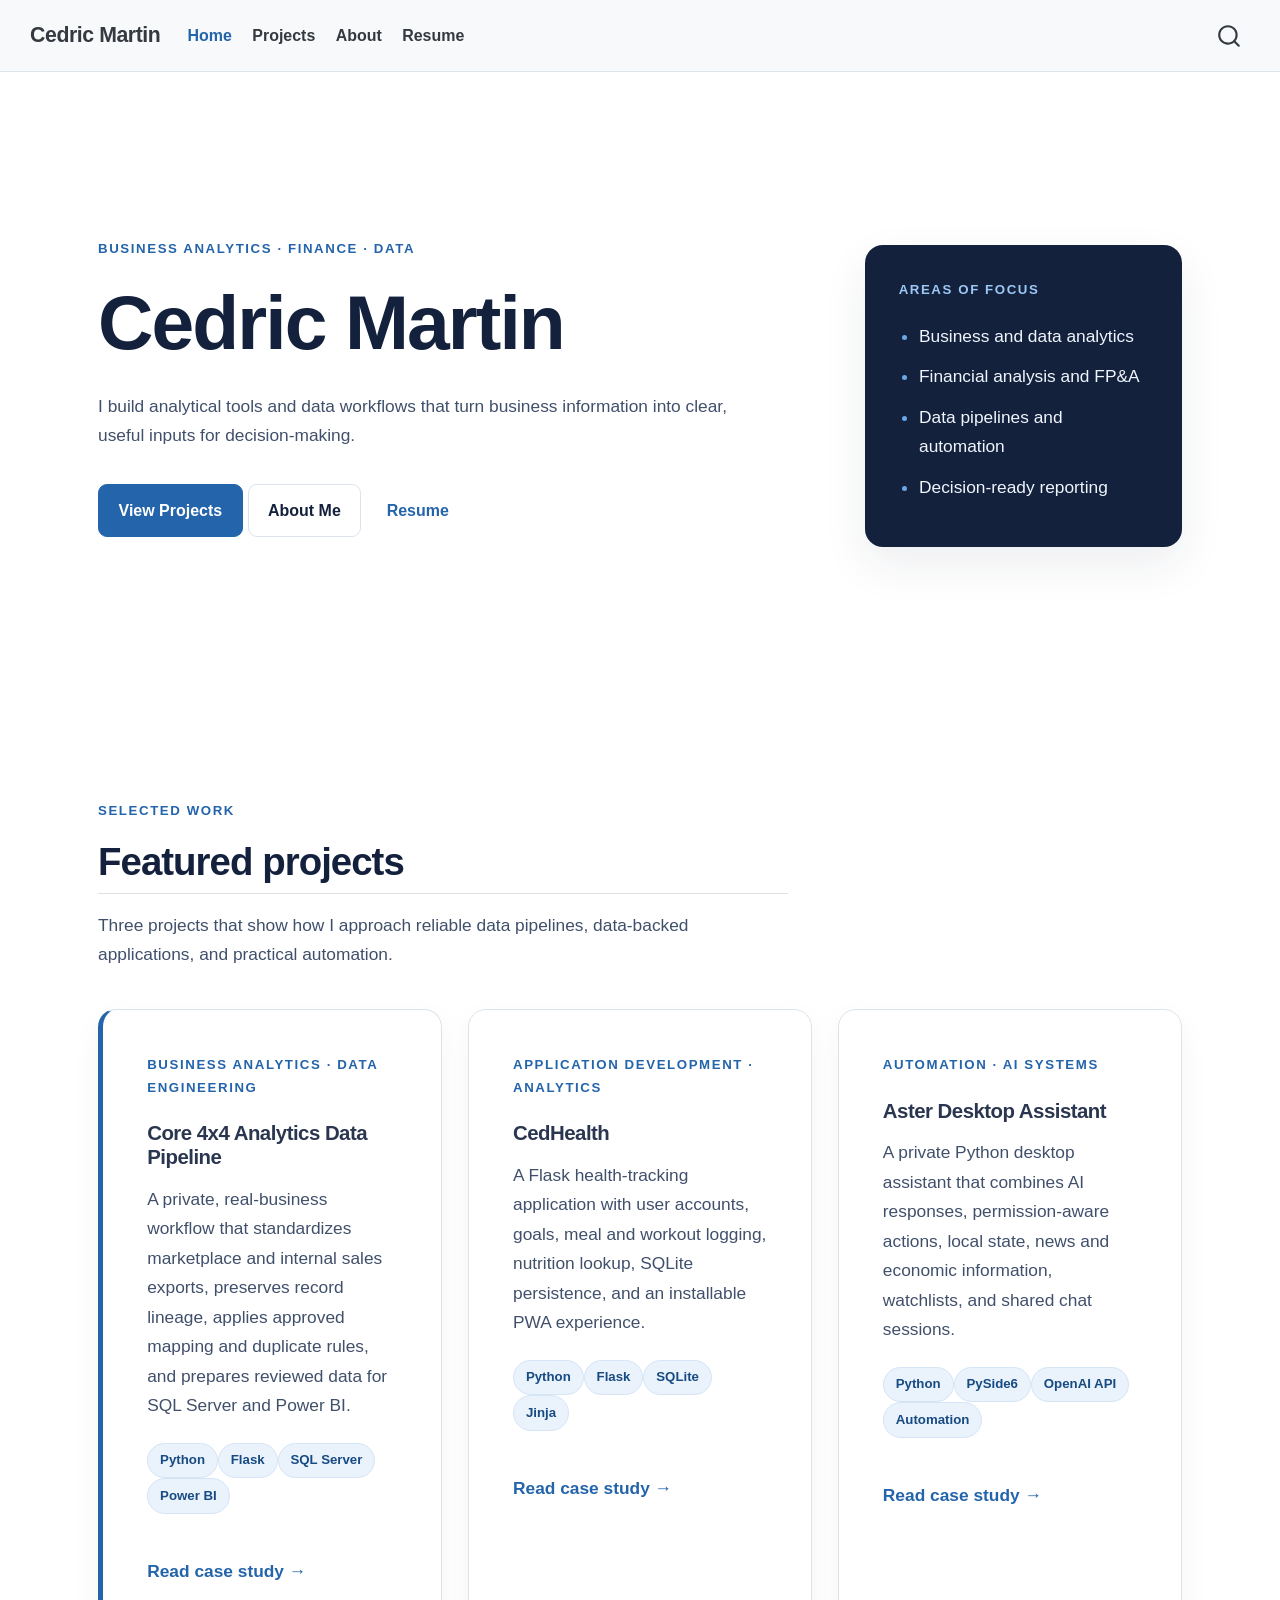
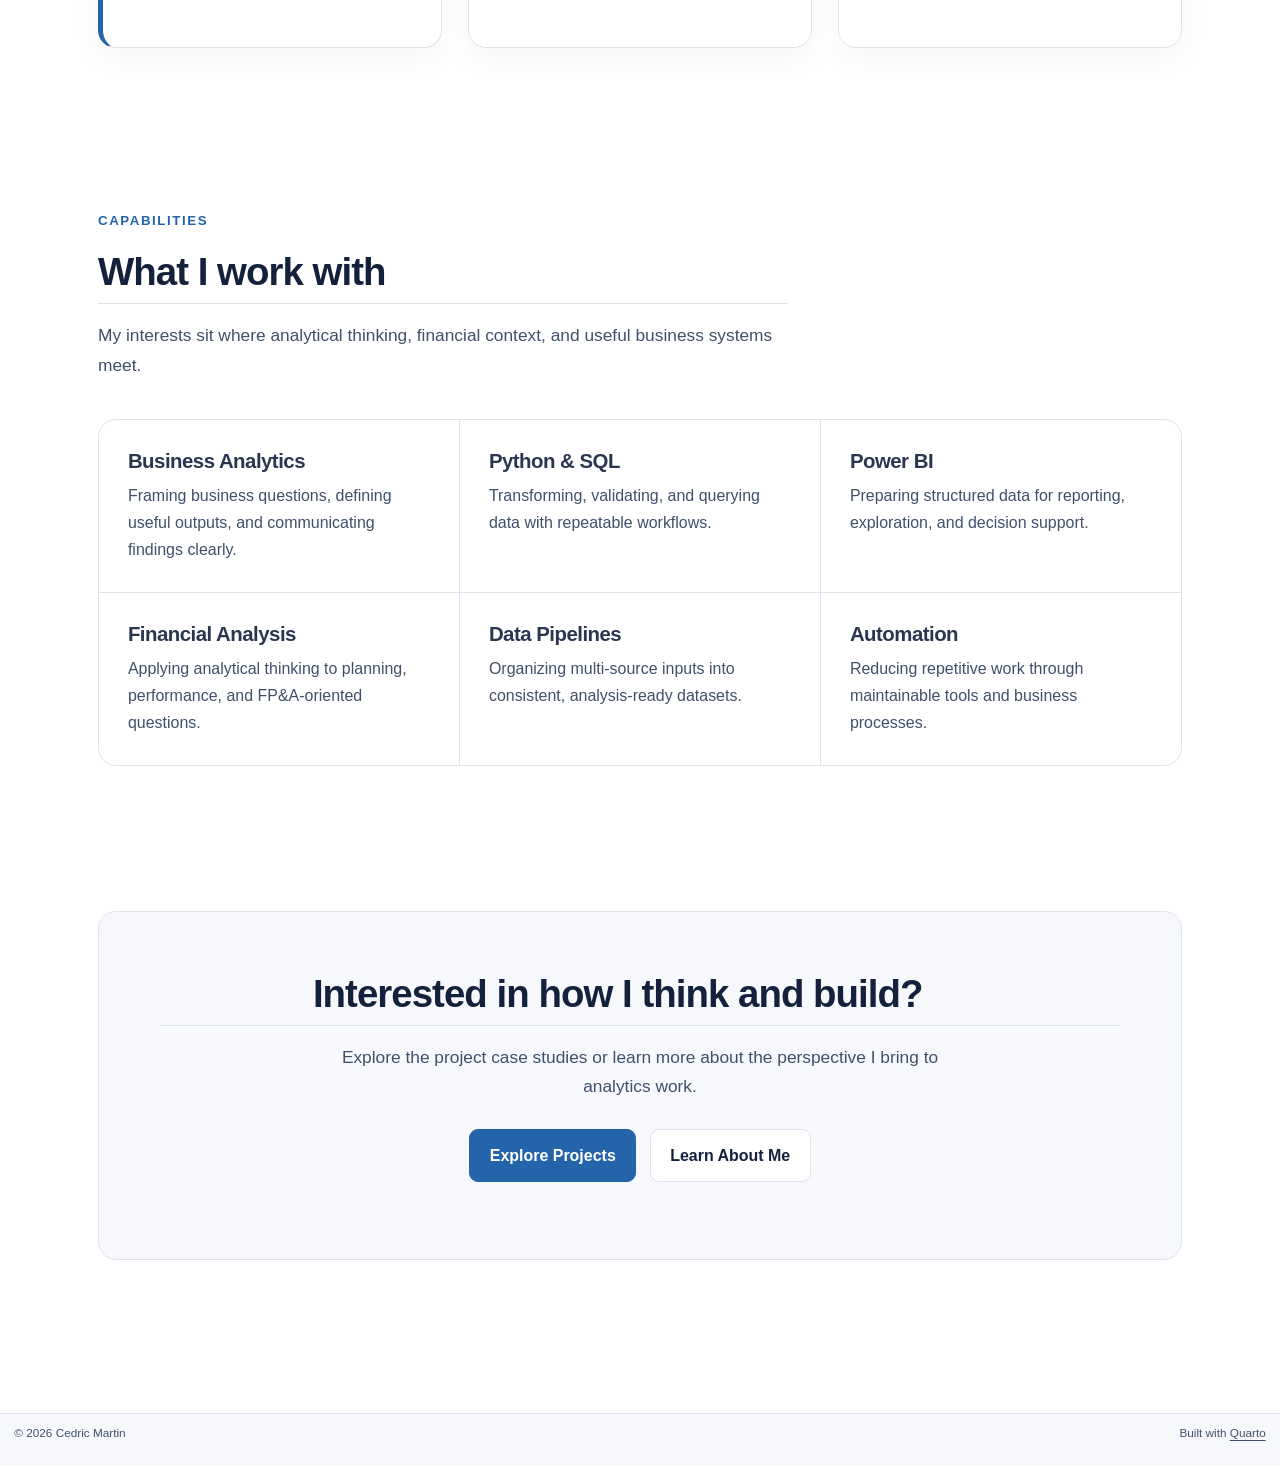
<file: index.html>
<!DOCTYPE html>
<html xmlns="http://www.w3.org/1999/xhtml" lang="en" xml:lang="en"><head>

<meta charset="utf-8">
<meta name="generator" content="quarto-1.10.18">

<meta name="viewport" content="width=device-width, initial-scale=1.0, user-scalable=yes">

<meta name="description" content="Portfolio of Cedric Martin, a Business Analytics student focused on finance, data, automation, and practical business systems.">

<title>Cedric Martin | Business Analytics Portfolio – Cedric Martin</title>
<style>
/* Default styles provided by pandoc.
** See https://pandoc.org/MANUAL.html#variables-for-html for config info.
*/
span.smallcaps{font-variant: small-caps;}
div.columns{display: flex; gap: 1.5em;}
div.column{flex: auto;}
@media screen {
div.columns{gap: min(4vw, 1.5em);}
div.column{overflow-x: auto;}
}
div.hanging-indent{margin-left: 1.5em; text-indent: -1.5em;}
ul.task-list{list-style: none;}
ul.task-list li input[type="checkbox"] {
  width: 0.8em;
  margin: 0 0.8em 0.2em -1em; /* quarto-specific, see https://github.com/quarto-dev/quarto-cli/issues/4556 */ 
  vertical-align: middle;
}
</style>


<script src="site_libs/quarto-nav/quarto-nav.js"></script>
<script src="site_libs/clipboard/clipboard.min.js"></script>
<script src="site_libs/quarto-search/autocomplete.umd.js"></script>
<script src="site_libs/quarto-search/fuse.min.js"></script>
<script src="site_libs/quarto-search/quarto-search.js"></script>
<meta name="quarto:offset" content="./">
<script src="site_libs/quarto-html/quarto.js" type="module"></script>
<script src="site_libs/quarto-html/tabsets/tabsets.js" type="module"></script>
<script src="site_libs/quarto-html/popper.min.js"></script>
<script src="site_libs/quarto-html/tippy.umd.min.js"></script>
<script src="site_libs/quarto-html/anchor.min.js"></script>
<link href="site_libs/quarto-html/tippy.css" rel="stylesheet">
<link href="site_libs/quarto-html/quarto-syntax-highlighting-64a204ab8560d761af7679ceaba22944.css" rel="stylesheet" id="quarto-text-highlighting-styles">
<script src="site_libs/bootstrap/bootstrap.min.js"></script>
<link href="site_libs/bootstrap/bootstrap-icons.css" rel="stylesheet">
<link href="site_libs/bootstrap/bootstrap-450c2eee02a231721e0cefa83b2ac8cc.min.css" rel="stylesheet" append-hash="true" id="quarto-bootstrap" data-mode="light">
<script id="quarto-search-options" type="application/json">{
  "location": "navbar",
  "copy-button": false,
  "collapse-after": 3,
  "panel-placement": "end",
  "type": "overlay",
  "limit": 50,
  "keyboard-shortcut": [
    "f",
    "/",
    "s"
  ],
  "show-item-context": false,
  "language": {
    "search-no-results-text": "No results",
    "search-matching-documents-text": "matching documents",
    "search-copy-link-title": "Copy link to search",
    "search-hide-matches-text": "Hide additional matches",
    "search-more-match-text": "more match in this document",
    "search-more-matches-text": "more matches in this document",
    "search-clear-button-title": "Clear",
    "search-text-placeholder": "",
    "search-detached-cancel-button-title": "Cancel",
    "search-submit-button-title": "Submit",
    "search-label": "Search"
  }
}</script>
<style>html{ scroll-behavior: smooth; }</style>


<link rel="stylesheet" href="styles.css">
</head>

<body class="nav-fixed quarto-light">

<div id="quarto-search-results"></div>
  <header id="quarto-header" class="headroom fixed-top">
    <nav class="navbar navbar-expand-lg " data-bs-theme="dark">
      <div class="navbar-container container-fluid">
      <div class="navbar-brand-container mx-auto">
    <a class="navbar-brand" href="./index.html">
    <span class="navbar-title">Cedric Martin</span>
    </a>
  </div>
            <div id="quarto-search" class="" title="Search"></div>
          <button class="navbar-toggler" type="button" data-bs-toggle="collapse" data-bs-target="#navbarCollapse" aria-controls="navbarCollapse" role="menu" aria-expanded="false" aria-label="Toggle navigation" onclick="if (window.quartoToggleHeadroom) { window.quartoToggleHeadroom(); }">
  <span class="navbar-toggler-icon"></span>
</button>
          <div class="collapse navbar-collapse" id="navbarCollapse">
            <ul class="navbar-nav navbar-nav-scroll me-auto">
  <li class="nav-item">
    <a class="nav-link active" href="./index.html" aria-current="page"> 
<span class="menu-text">Home</span></a>
  </li>  
  <li class="nav-item">
    <a class="nav-link" href="./projects.html"> 
<span class="menu-text">Projects</span></a>
  </li>  
  <li class="nav-item">
    <a class="nav-link" href="./about.html"> 
<span class="menu-text">About</span></a>
  </li>  
  <li class="nav-item">
    <a class="nav-link" href="./resume.html"> 
<span class="menu-text">Resume</span></a>
  </li>  
</ul>
          </div> <!-- /navcollapse -->
            <div class="quarto-navbar-tools">
</div>
      </div> <!-- /container-fluid -->
    </nav>
</header>
<!-- content -->
<div id="quarto-content" class="quarto-container page-columns page-rows-contents page-layout-full page-navbar">
<!-- sidebar -->
<!-- margin-sidebar -->
    
<!-- main -->
<main class="content column-page" id="quarto-document-content">

<header id="title-block-header" class="quarto-title-block default">
<div class="quarto-title">
<h1 class="title">Home</h1>
</div>

<div>
  <div class="description">
    Portfolio of Cedric Martin, a Business Analytics student focused on finance, data, automation, and practical business systems.
  </div>
</div>


<div class="quarto-title-meta column-page">

    
  
    
  </div>
  


</header>


<div class="hero">
<div class="hero-content">
<p class="eyebrow">
Business Analytics · Finance · Data
</p>
<section id="cedric-martin" class="level1">
<h1>Cedric Martin</h1>
<p>I build analytical tools and data workflows that turn business information into clear, useful inputs for decision-making.</p>
<div class="hero-actions">
<p><a href="./projects.html" class="button button-primary">View Projects</a> <a href="./about.html" class="button button-secondary">About Me</a> <a href="./resume.html" class="button button-text">Resume</a></p>
</div>
</section>
</div>
<div class="hero-panel">
<p class="panel-label">
Areas of focus
</p>
<ul>
<li>Business and data analytics</li>
<li>Financial analysis and FP&amp;A</li>
<li>Data pipelines and automation</li>
<li>Decision-ready reporting</li>
</ul>
</div>
</div>
<div class="content-section">
<div class="section-intro">
<p class="eyebrow">
Selected work
</p>
<section id="featured-projects" class="level2">
<h2 class="anchored" data-anchor-id="featured-projects">Featured projects</h2>
<p>Three projects that show how I approach reliable data pipelines, data-backed applications, and practical automation.</p>
</section>
</div>
<div class="project-grid project-grid-home">
<div class="project-card project-card-featured">
<div class="project-card-body">
<p class="project-type">
Business analytics · Data engineering
</p>
<section id="core-4x4-analytics-data-pipeline" class="level3">
<h3 class="anchored" data-anchor-id="core-4x4-analytics-data-pipeline">Core 4x4 Analytics Data Pipeline</h3>
<p>A private, real-business workflow that standardizes marketplace and internal sales exports, preserves record lineage, applies approved mapping and duplicate rules, and prepares reviewed data for SQL Server and Power BI.</p>
<div class="tag-list">
<p><span>Python</span><span>Flask</span><span>SQL Server</span><span>Power BI</span></p>
</div>
<div class="project-links">
<p><a href="./projects/core4x4.html" class="card-link">Read case study <span aria-hidden="true">→</span></a></p>
</div>
</section>
</div>
</div>
<div class="project-card">
<div class="project-card-body">
<p class="project-type">
Application development · Analytics
</p>
<section id="cedhealth" class="level3">
<h3 class="anchored" data-anchor-id="cedhealth">CedHealth</h3>
<p>A Flask health-tracking application with user accounts, goals, meal and workout logging, nutrition lookup, SQLite persistence, and an installable PWA experience.</p>
<div class="tag-list">
<p><span>Python</span><span>Flask</span><span>SQLite</span><span>Jinja</span></p>
</div>
<div class="project-links">
<p><a href="./projects/cedhealth.html" class="card-link">Read case study <span aria-hidden="true">→</span></a></p>
</div>
</section>
</div>
</div>
<div class="project-card">
<div class="project-card-body">
<p class="project-type">
Automation · AI systems
</p>
<section id="aster-desktop-assistant" class="level3">
<h3 class="anchored" data-anchor-id="aster-desktop-assistant">Aster Desktop Assistant</h3>
<p>A private Python desktop assistant that combines AI responses, permission-aware actions, local state, news and economic information, watchlists, and shared chat sessions.</p>
<div class="tag-list">
<p><span>Python</span><span>PySide6</span><span>OpenAI API</span><span>Automation</span></p>
</div>
<div class="project-links">
<p><a href="./projects/aster-assistant.html" class="card-link">Read case study <span aria-hidden="true">→</span></a></p>
</div>
</section>
</div>
</div>
</div>
</div>
<div class="content-section focus-section">
<div class="section-intro">
<p class="eyebrow">
Capabilities
</p>
<section id="what-i-work-with" class="level2">
<h2 class="anchored" data-anchor-id="what-i-work-with">What I work with</h2>
<p>My interests sit where analytical thinking, financial context, and useful business systems meet.</p>
</section>
</div>
<div class="focus-grid">
<section id="business-analytics" class="level3 focus-card">
<h3 class="anchored" data-anchor-id="business-analytics">Business Analytics</h3>
<p>Framing business questions, defining useful outputs, and communicating findings clearly.</p>
</section>
<section id="python-sql" class="level3 focus-card">
<h3 class="anchored" data-anchor-id="python-sql">Python &amp; SQL</h3>
<p>Transforming, validating, and querying data with repeatable workflows.</p>
</section>
<section id="power-bi" class="level3 focus-card">
<h3 class="anchored" data-anchor-id="power-bi">Power BI</h3>
<p>Preparing structured data for reporting, exploration, and decision support.</p>
</section>
<section id="financial-analysis" class="level3 focus-card">
<h3 class="anchored" data-anchor-id="financial-analysis">Financial Analysis</h3>
<p>Applying analytical thinking to planning, performance, and FP&amp;A-oriented questions.</p>
</section>
<section id="data-pipelines" class="level3 focus-card">
<h3 class="anchored" data-anchor-id="data-pipelines">Data Pipelines</h3>
<p>Organizing multi-source inputs into consistent, analysis-ready datasets.</p>
</section>
<section id="automation" class="level3 focus-card">
<h3 class="anchored" data-anchor-id="automation">Automation</h3>
<p>Reducing repetitive work through maintainable tools and business processes.</p>
</section>
</div>
</div>
<section id="interested-in-how-i-think-and-build" class="level2 closing-cta">
<h2 class="anchored" data-anchor-id="interested-in-how-i-think-and-build">Interested in how I think and build?</h2>
<p>Explore the project case studies or learn more about the perspective I bring to analytics work.</p>
<p><a href="./projects.html" class="button button-primary">Explore Projects</a> <a href="./about.html" class="button button-secondary">Learn About Me</a></p>
</section>



</main> <!-- /main -->
<script id="quarto-html-after-body" type="application/javascript">
  window.document.addEventListener("DOMContentLoaded", function (event) {
    const icon = "";
    const anchorJS = new window.AnchorJS();
    anchorJS.options = {
      placement: 'right',
      icon: icon
    };
    anchorJS.add('.anchored');
    const isCodeAnnotation = (el) => {
      for (const clz of el.classList) {
        if (clz.startsWith('code-annotation-')) {                     
          return true;
        }
      }
      return false;
    }
    const onCopySuccess = function(e) {
      // button target
      const button = e.trigger;
      // don't keep focus
      button.blur();
      // flash "checked"
      button.classList.add('code-copy-button-checked');
      var currentTitle = button.getAttribute("title");
      button.setAttribute("title", "Copied!");
      let tooltip;
      if (window.bootstrap) {
        button.setAttribute("data-bs-toggle", "tooltip");
        button.setAttribute("data-bs-placement", "left");
        button.setAttribute("data-bs-title", "Copied!");
        tooltip = new bootstrap.Tooltip(button, 
          { trigger: "manual", 
            customClass: "code-copy-button-tooltip",
            offset: [0, -8]});
        tooltip.show();    
      }
      setTimeout(function() {
        if (tooltip) {
          tooltip.hide();
          button.removeAttribute("data-bs-title");
          button.removeAttribute("data-bs-toggle");
          button.removeAttribute("data-bs-placement");
        }
        button.setAttribute("title", currentTitle);
        button.classList.remove('code-copy-button-checked');
      }, 1000);
      // clear code selection
      e.clearSelection();
    }
    const getTextToCopy = function(trigger) {
      const outerScaffold = trigger.parentElement.cloneNode(true);
      const codeEl = outerScaffold.querySelector('code');
      for (const childEl of codeEl.children) {
        if (isCodeAnnotation(childEl)) {
          childEl.remove();
        }
      }
      return codeEl.innerText;
    }
    const clipboard = new window.ClipboardJS('.code-copy-button:not([data-in-quarto-modal])', {
      text: getTextToCopy
    });
    clipboard.on('success', onCopySuccess);
    if (window.document.getElementById('quarto-embedded-source-code-modal')) {
      const clipboardModal = new window.ClipboardJS('.code-copy-button[data-in-quarto-modal]', {
        text: getTextToCopy,
        container: window.document.getElementById('quarto-embedded-source-code-modal')
      });
      clipboardModal.on('success', onCopySuccess);
    }
      var localhostRegex = new RegExp(/^(?:http|https):\/\/localhost\:?[0-9]*\//);
      var mailtoRegex = new RegExp(/^mailto:/);
        var filterRegex = new RegExp('/' + window.location.host + '/');
      var isInternal = (href) => {
          return filterRegex.test(href) || localhostRegex.test(href) || mailtoRegex.test(href);
      }
      // Inspect non-navigation links and adorn them if external
     var links = window.document.querySelectorAll('a[href]:not(.nav-link):not(.navbar-brand):not(.toc-action):not(.sidebar-link):not(.sidebar-item-toggle):not(.pagination-link):not(.no-external):not([aria-hidden]):not(.dropdown-item):not(.quarto-navigation-tool):not(.about-link)');
      for (var i=0; i<links.length; i++) {
        const link = links[i];
        if (!isInternal(link.href)) {
          // undo the damage that might have been done by quarto-nav.js in the case of
          // links that we want to consider external
          if (link.dataset.originalHref !== undefined) {
            link.href = link.dataset.originalHref;
          }
            // target, if specified
            link.setAttribute("target", "_blank");
            if (link.getAttribute("rel") === null) {
              link.setAttribute("rel", "noopener");
            }
        }
      }
    function tippyHover(el, contentFn, onTriggerFn, onUntriggerFn) {
      const config = {
        allowHTML: true,
        maxWidth: 500,
        delay: 100,
        arrow: false,
        appendTo: function(el) {
            return el.parentElement;
        },
        interactive: true,
        interactiveBorder: 10,
        theme: 'quarto',
        placement: 'bottom-start',
      };
      if (contentFn) {
        config.content = contentFn;
      }
      if (onTriggerFn) {
        config.onTrigger = onTriggerFn;
      }
      if (onUntriggerFn) {
        config.onUntrigger = onUntriggerFn;
      }
      window.tippy(el, config); 
    }
    const noterefs = window.document.querySelectorAll('a[role="doc-noteref"]');
    for (var i=0; i<noterefs.length; i++) {
      const ref = noterefs[i];
      tippyHover(ref, function() {
        // use id or data attribute instead here
        let href = ref.getAttribute('data-footnote-href') || ref.getAttribute('href');
        try { href = new URL(href).hash; } catch {}
        const id = href.replace(/^#\/?/, "");
        const note = window.document.getElementById(id);
        if (note) {
          return note.innerHTML;
        } else {
          return "";
        }
      });
    }
    const xrefs = window.document.querySelectorAll('a.quarto-xref');
    const processXRef = (id, note) => {
      // Strip column container classes
      const stripColumnClz = (el) => {
        el.classList.remove("page-full", "page-columns");
        if (el.children) {
          for (const child of el.children) {
            stripColumnClz(child);
          }
        }
      }
      stripColumnClz(note)
      if (id === null || id.startsWith('sec-')) {
        // Special case sections, only their first couple elements
        const container = document.createElement("div");
        if (note.children && note.children.length > 2) {
          container.appendChild(note.children[0].cloneNode(true));
          for (let i = 1; i < note.children.length; i++) {
            const child = note.children[i];
            if (child.tagName === "P" && child.innerText === "") {
              continue;
            } else {
              container.appendChild(child.cloneNode(true));
              break;
            }
          }
          if (window.Quarto?.typesetMath) {
            window.Quarto.typesetMath(container);
          }
          return container.innerHTML
        } else {
          if (window.Quarto?.typesetMath) {
            window.Quarto.typesetMath(note);
          }
          return note.innerHTML;
        }
      } else {
        // Remove any anchor links if they are present
        const anchorLink = note.querySelector('a.anchorjs-link');
        if (anchorLink) {
          anchorLink.remove();
        }
        if (window.Quarto?.typesetMath) {
          window.Quarto.typesetMath(note);
        }
        if (note.classList.contains("callout")) {
          return note.outerHTML;
        } else {
          return note.innerHTML;
        }
      }
    }
    for (var i=0; i<xrefs.length; i++) {
      const xref = xrefs[i];
      tippyHover(xref, undefined, function(instance) {
        instance.disable();
        let url = xref.getAttribute('href');
        let hash = undefined; 
        if (url.startsWith('#')) {
          hash = url;
        } else {
          try { hash = new URL(url).hash; } catch {}
        }
        if (hash) {
          const id = hash.replace(/^#\/?/, "");
          const note = window.document.getElementById(id);
          if (note !== null) {
            try {
              const html = processXRef(id, note.cloneNode(true));
              instance.setContent(html);
            } finally {
              instance.enable();
              instance.show();
            }
          } else {
            // See if we can fetch this
            fetch(url.split('#')[0])
            .then(res => res.text())
            .then(html => {
              const parser = new DOMParser();
              const htmlDoc = parser.parseFromString(html, "text/html");
              const note = htmlDoc.getElementById(id);
              if (note !== null) {
                const html = processXRef(id, note);
                instance.setContent(html);
              } 
            }).finally(() => {
              instance.enable();
              instance.show();
            });
          }
        } else {
          // See if we can fetch a full url (with no hash to target)
          // This is a special case and we should probably do some content thinning / targeting
          fetch(url)
          .then(res => res.text())
          .then(html => {
            const parser = new DOMParser();
            const htmlDoc = parser.parseFromString(html, "text/html");
            const note = htmlDoc.querySelector('main.content');
            if (note !== null) {
              // This should only happen for chapter cross references
              // (since there is no id in the URL)
              // remove the first header
              if (note.children.length > 0 && note.children[0].tagName === "HEADER") {
                note.children[0].remove();
              }
              const html = processXRef(null, note);
              instance.setContent(html);
            } 
          }).finally(() => {
            instance.enable();
            instance.show();
          });
        }
      }, function(instance) {
      });
    }
        let selectedAnnoteEl;
        const selectorForAnnotation = ( cell, annotation) => {
          let cellAttr = 'data-code-cell="' + cell + '"';
          let lineAttr = 'data-code-annotation="' +  annotation + '"';
          const selector = 'span[' + cellAttr + '][' + lineAttr + ']';
          return selector;
        }
        const selectCodeLines = (annoteEl) => {
          const doc = window.document;
          const targetCell = annoteEl.getAttribute("data-target-cell");
          const targetAnnotation = annoteEl.getAttribute("data-target-annotation");
          const annoteSpan = window.document.querySelector(selectorForAnnotation(targetCell, targetAnnotation));
          const lines = annoteSpan.getAttribute("data-code-lines").split(",");
          const lineIds = lines.map((line) => {
            return targetCell + "-" + line;
          })
          let top = null;
          let height = null;
          let parent = null;
          if (lineIds.length > 0) {
              //compute the position of the single el (top and bottom and make a div)
              const el = window.document.getElementById(lineIds[0]);
              top = el.offsetTop;
              height = el.offsetHeight;
              parent = el.parentElement.parentElement;
            if (lineIds.length > 1) {
              const lastEl = window.document.getElementById(lineIds[lineIds.length - 1]);
              const bottom = lastEl.offsetTop + lastEl.offsetHeight;
              height = bottom - top;
            }
            if (top !== null && height !== null && parent !== null) {
              // cook up a div (if necessary) and position it 
              let div = window.document.getElementById("code-annotation-line-highlight");
              if (div === null) {
                div = window.document.createElement("div");
                div.setAttribute("id", "code-annotation-line-highlight");
                div.style.position = 'absolute';
                parent.appendChild(div);
              }
              div.style.top = top - 2 + "px";
              div.style.height = height + 4 + "px";
              div.style.left = 0;
              let gutterDiv = window.document.getElementById("code-annotation-line-highlight-gutter");
              if (gutterDiv === null) {
                gutterDiv = window.document.createElement("div");
                gutterDiv.setAttribute("id", "code-annotation-line-highlight-gutter");
                gutterDiv.style.position = 'absolute';
                const codeCell = window.document.getElementById(targetCell);
                const gutter = codeCell.querySelector('.code-annotation-gutter');
                gutter.appendChild(gutterDiv);
              }
              gutterDiv.style.top = top - 2 + "px";
              gutterDiv.style.height = height + 4 + "px";
            }
            selectedAnnoteEl = annoteEl;
          }
        };
        const unselectCodeLines = () => {
          const elementsIds = ["code-annotation-line-highlight", "code-annotation-line-highlight-gutter"];
          elementsIds.forEach((elId) => {
            const div = window.document.getElementById(elId);
            if (div) {
              div.remove();
            }
          });
          selectedAnnoteEl = undefined;
        };
          // Handle positioning of the toggle
      window.addEventListener(
        "resize",
        throttle(() => {
          elRect = undefined;
          if (selectedAnnoteEl) {
            selectCodeLines(selectedAnnoteEl);
          }
        }, 10)
      );
      function throttle(fn, ms) {
      let throttle = false;
      let timer;
        return (...args) => {
          if(!throttle) { // first call gets through
              fn.apply(this, args);
              throttle = true;
          } else { // all the others get throttled
              if(timer) clearTimeout(timer); // cancel #2
              timer = setTimeout(() => {
                fn.apply(this, args);
                timer = throttle = false;
              }, ms);
          }
        };
      }
        // Attach click handler to the DT
        const annoteDls = window.document.querySelectorAll('dt[data-target-cell]');
        for (const annoteDlNode of annoteDls) {
          annoteDlNode.addEventListener('click', (event) => {
            const clickedEl = event.target;
            if (clickedEl !== selectedAnnoteEl) {
              unselectCodeLines();
              const activeEl = window.document.querySelector('dt[data-target-cell].code-annotation-active');
              if (activeEl) {
                activeEl.classList.remove('code-annotation-active');
              }
              selectCodeLines(clickedEl);
              clickedEl.classList.add('code-annotation-active');
            } else {
              // Unselect the line
              unselectCodeLines();
              clickedEl.classList.remove('code-annotation-active');
            }
          });
        }
    const findCites = (el) => {
      const parentEl = el.parentElement;
      if (parentEl) {
        const cites = parentEl.dataset.cites;
        if (cites) {
          return {
            el,
            cites: cites.split(' ')
          };
        } else {
          return findCites(el.parentElement)
        }
      } else {
        return undefined;
      }
    };
    var bibliorefs = window.document.querySelectorAll('a[role="doc-biblioref"]');
    for (var i=0; i<bibliorefs.length; i++) {
      const ref = bibliorefs[i];
      const citeInfo = findCites(ref);
      if (citeInfo) {
        tippyHover(citeInfo.el, function() {
          var popup = window.document.createElement('div');
          citeInfo.cites.forEach(function(cite) {
            var citeDiv = window.document.createElement('div');
            citeDiv.classList.add('hanging-indent');
            citeDiv.classList.add('csl-entry');
            var biblioDiv = window.document.getElementById('ref-' + cite);
            if (biblioDiv) {
              citeDiv.innerHTML = biblioDiv.innerHTML;
            }
            popup.appendChild(citeDiv);
          });
          return popup.innerHTML;
        });
      }
    }
  });
  </script>
</div> <!-- /content -->
<footer class="footer">
  <div class="nav-footer">
    <div class="nav-footer-left">
<p>© 2026 Cedric Martin</p>
</div>   
    <div class="nav-footer-center">
      &nbsp;
    </div>
    <div class="nav-footer-right">
<p>Built with <a href="https://quarto.org/">Quarto</a></p>
</div>
  </div>
</footer>




<script src="site_libs/quarto-html/zenscroll-min.js"></script>
</body></html>
</file>
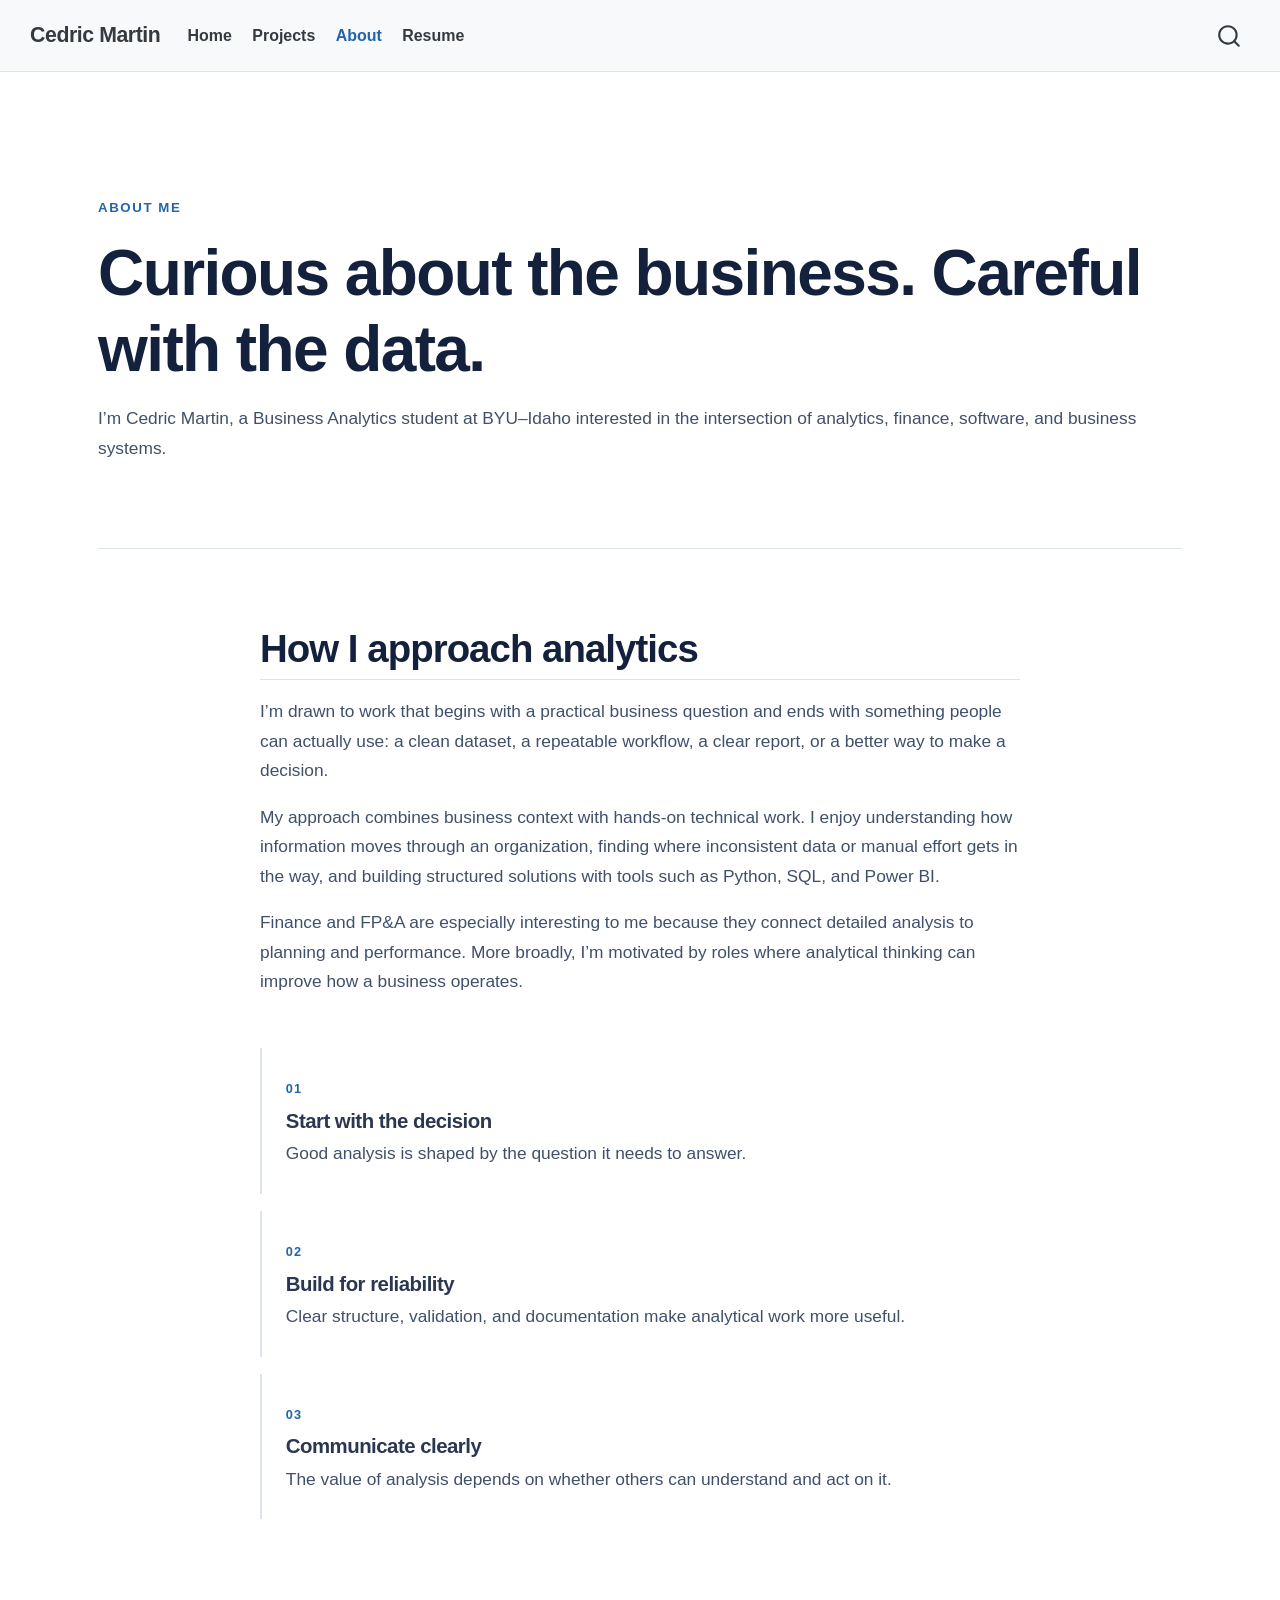
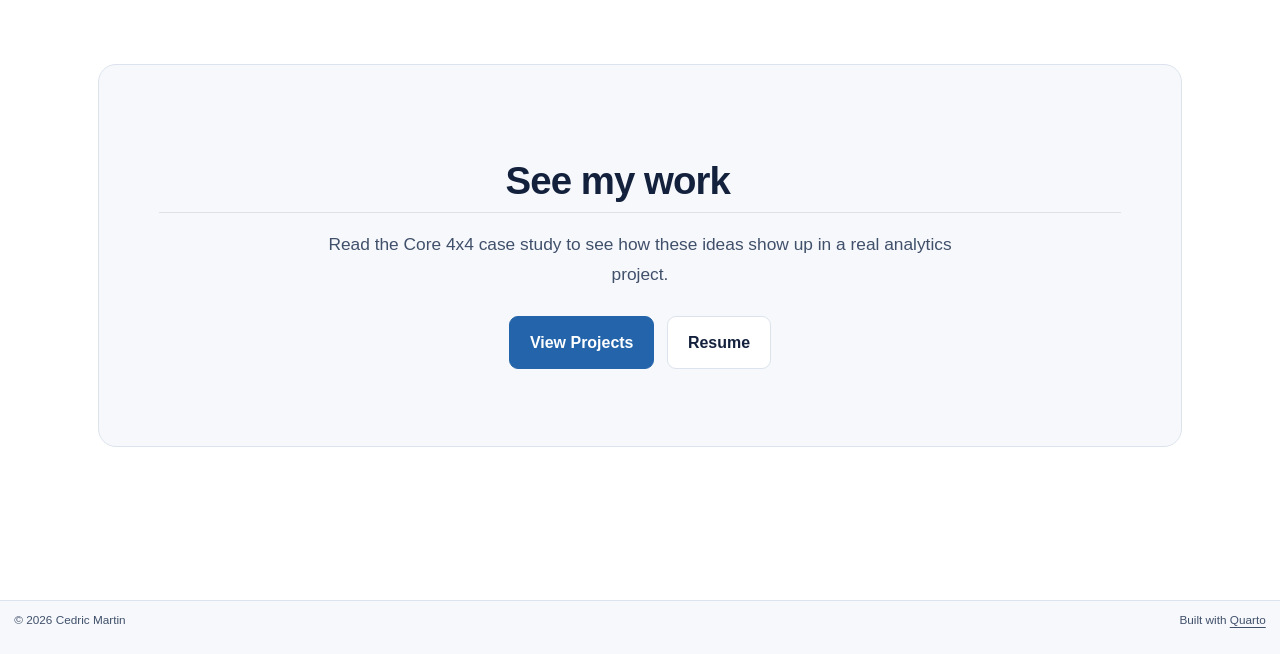
<file: about.html>
<!DOCTYPE html>
<html xmlns="http://www.w3.org/1999/xhtml" lang="en" xml:lang="en"><head>

<meta charset="utf-8">
<meta name="generator" content="quarto-1.10.18">

<meta name="viewport" content="width=device-width, initial-scale=1.0, user-scalable=yes">

<meta name="description" content="About Cedric Martin and his approach to business analytics, finance, software, and business systems.">

<title>About | Cedric Martin – Cedric Martin</title>
<style>
/* Default styles provided by pandoc.
** See https://pandoc.org/MANUAL.html#variables-for-html for config info.
*/
span.smallcaps{font-variant: small-caps;}
div.columns{display: flex; gap: 1.5em;}
div.column{flex: auto;}
@media screen {
div.columns{gap: min(4vw, 1.5em);}
div.column{overflow-x: auto;}
}
div.hanging-indent{margin-left: 1.5em; text-indent: -1.5em;}
ul.task-list{list-style: none;}
ul.task-list li input[type="checkbox"] {
  width: 0.8em;
  margin: 0 0.8em 0.2em -1em; /* quarto-specific, see https://github.com/quarto-dev/quarto-cli/issues/4556 */ 
  vertical-align: middle;
}
</style>


<script src="site_libs/quarto-nav/quarto-nav.js"></script>
<script src="site_libs/clipboard/clipboard.min.js"></script>
<script src="site_libs/quarto-search/autocomplete.umd.js"></script>
<script src="site_libs/quarto-search/fuse.min.js"></script>
<script src="site_libs/quarto-search/quarto-search.js"></script>
<meta name="quarto:offset" content="./">
<script src="site_libs/quarto-html/quarto.js" type="module"></script>
<script src="site_libs/quarto-html/tabsets/tabsets.js" type="module"></script>
<script src="site_libs/quarto-html/popper.min.js"></script>
<script src="site_libs/quarto-html/tippy.umd.min.js"></script>
<script src="site_libs/quarto-html/anchor.min.js"></script>
<link href="site_libs/quarto-html/tippy.css" rel="stylesheet">
<link href="site_libs/quarto-html/quarto-syntax-highlighting-64a204ab8560d761af7679ceaba22944.css" rel="stylesheet" id="quarto-text-highlighting-styles">
<script src="site_libs/bootstrap/bootstrap.min.js"></script>
<link href="site_libs/bootstrap/bootstrap-icons.css" rel="stylesheet">
<link href="site_libs/bootstrap/bootstrap-450c2eee02a231721e0cefa83b2ac8cc.min.css" rel="stylesheet" append-hash="true" id="quarto-bootstrap" data-mode="light">
<script id="quarto-search-options" type="application/json">{
  "location": "navbar",
  "copy-button": false,
  "collapse-after": 3,
  "panel-placement": "end",
  "type": "overlay",
  "limit": 50,
  "keyboard-shortcut": [
    "f",
    "/",
    "s"
  ],
  "show-item-context": false,
  "language": {
    "search-no-results-text": "No results",
    "search-matching-documents-text": "matching documents",
    "search-copy-link-title": "Copy link to search",
    "search-hide-matches-text": "Hide additional matches",
    "search-more-match-text": "more match in this document",
    "search-more-matches-text": "more matches in this document",
    "search-clear-button-title": "Clear",
    "search-text-placeholder": "",
    "search-detached-cancel-button-title": "Cancel",
    "search-submit-button-title": "Submit",
    "search-label": "Search"
  }
}</script>
<style>html{ scroll-behavior: smooth; }</style>


<link rel="stylesheet" href="styles.css">
</head>

<body class="nav-fixed quarto-light">

<div id="quarto-search-results"></div>
  <header id="quarto-header" class="headroom fixed-top">
    <nav class="navbar navbar-expand-lg " data-bs-theme="dark">
      <div class="navbar-container container-fluid">
      <div class="navbar-brand-container mx-auto">
    <a class="navbar-brand" href="./index.html">
    <span class="navbar-title">Cedric Martin</span>
    </a>
  </div>
            <div id="quarto-search" class="" title="Search"></div>
          <button class="navbar-toggler" type="button" data-bs-toggle="collapse" data-bs-target="#navbarCollapse" aria-controls="navbarCollapse" role="menu" aria-expanded="false" aria-label="Toggle navigation" onclick="if (window.quartoToggleHeadroom) { window.quartoToggleHeadroom(); }">
  <span class="navbar-toggler-icon"></span>
</button>
          <div class="collapse navbar-collapse" id="navbarCollapse">
            <ul class="navbar-nav navbar-nav-scroll me-auto">
  <li class="nav-item">
    <a class="nav-link" href="./index.html"> 
<span class="menu-text">Home</span></a>
  </li>  
  <li class="nav-item">
    <a class="nav-link" href="./projects.html"> 
<span class="menu-text">Projects</span></a>
  </li>  
  <li class="nav-item">
    <a class="nav-link active" href="./about.html" aria-current="page"> 
<span class="menu-text">About</span></a>
  </li>  
  <li class="nav-item">
    <a class="nav-link" href="./resume.html"> 
<span class="menu-text">Resume</span></a>
  </li>  
</ul>
          </div> <!-- /navcollapse -->
            <div class="quarto-navbar-tools">
</div>
      </div> <!-- /container-fluid -->
    </nav>
</header>
<!-- content -->
<div id="quarto-content" class="quarto-container page-columns page-rows-contents page-layout-full page-navbar">
<!-- sidebar -->
<!-- margin-sidebar -->
    
<!-- main -->
<main class="content column-page" id="quarto-document-content">

<header id="title-block-header" class="quarto-title-block default">
<div class="quarto-title">
<h1 class="title">About</h1>
</div>

<div>
  <div class="description">
    About Cedric Martin and his approach to business analytics, finance, software, and business systems.
  </div>
</div>


<div class="quarto-title-meta column-page">

    
  
    
  </div>
  


</header>


<div class="page-hero">
<p class="eyebrow">
About me
</p>
<section id="curious-about-the-business.-careful-with-the-data." class="level1">
<h1>Curious about the business. Careful with the data.</h1>
<p>I’m Cedric Martin, a Business Analytics student at BYU–Idaho interested in the intersection of analytics, finance, software, and business systems.</p>
</section>
</div>
<section id="how-i-approach-analytics" class="level2 narrow-section">
<h2 class="anchored" data-anchor-id="how-i-approach-analytics">How I approach analytics</h2>
<p>I’m drawn to work that begins with a practical business question and ends with something people can actually use: a clean dataset, a repeatable workflow, a clear report, or a better way to make a decision.</p>
<p>My approach combines business context with hands-on technical work. I enjoy understanding how information moves through an organization, finding where inconsistent data or manual effort gets in the way, and building structured solutions with tools such as Python, SQL, and Power BI.</p>
<p>Finance and FP&amp;A are especially interesting to me because they connect detailed analysis to planning and performance. More broadly, I’m motivated by roles where analytical thinking can improve how a business operates.</p>
<div class="principles-grid">
<div class="principle">
<p><span class="principle-number">01</span></p>
<section id="start-with-the-decision" class="level3">
<h3 class="anchored" data-anchor-id="start-with-the-decision">Start with the decision</h3>
<p>Good analysis is shaped by the question it needs to answer.</p>
</section>
</div>
<div class="principle">
<p><span class="principle-number">02</span></p>
<section id="build-for-reliability" class="level3">
<h3 class="anchored" data-anchor-id="build-for-reliability">Build for reliability</h3>
<p>Clear structure, validation, and documentation make analytical work more useful.</p>
</section>
</div>
<div class="principle">
<p><span class="principle-number">03</span></p>
<section id="communicate-clearly" class="level3">
<h3 class="anchored" data-anchor-id="communicate-clearly">Communicate clearly</h3>
<p>The value of analysis depends on whether others can understand and act on it.</p>
</section>
</div>
</div>
</section>
<section id="see-my-work" class="level2 closing-cta">
<h2 class="anchored" data-anchor-id="see-my-work">See my work</h2>
<p>Read the Core 4x4 case study to see how these ideas show up in a real analytics project.</p>
<p><a href="./projects.html" class="button button-primary">View Projects</a> <a href="./resume.html" class="button button-secondary">Resume</a></p>
</section>



</main> <!-- /main -->
<script id="quarto-html-after-body" type="application/javascript">
  window.document.addEventListener("DOMContentLoaded", function (event) {
    const icon = "";
    const anchorJS = new window.AnchorJS();
    anchorJS.options = {
      placement: 'right',
      icon: icon
    };
    anchorJS.add('.anchored');
    const isCodeAnnotation = (el) => {
      for (const clz of el.classList) {
        if (clz.startsWith('code-annotation-')) {                     
          return true;
        }
      }
      return false;
    }
    const onCopySuccess = function(e) {
      // button target
      const button = e.trigger;
      // don't keep focus
      button.blur();
      // flash "checked"
      button.classList.add('code-copy-button-checked');
      var currentTitle = button.getAttribute("title");
      button.setAttribute("title", "Copied!");
      let tooltip;
      if (window.bootstrap) {
        button.setAttribute("data-bs-toggle", "tooltip");
        button.setAttribute("data-bs-placement", "left");
        button.setAttribute("data-bs-title", "Copied!");
        tooltip = new bootstrap.Tooltip(button, 
          { trigger: "manual", 
            customClass: "code-copy-button-tooltip",
            offset: [0, -8]});
        tooltip.show();    
      }
      setTimeout(function() {
        if (tooltip) {
          tooltip.hide();
          button.removeAttribute("data-bs-title");
          button.removeAttribute("data-bs-toggle");
          button.removeAttribute("data-bs-placement");
        }
        button.setAttribute("title", currentTitle);
        button.classList.remove('code-copy-button-checked');
      }, 1000);
      // clear code selection
      e.clearSelection();
    }
    const getTextToCopy = function(trigger) {
      const outerScaffold = trigger.parentElement.cloneNode(true);
      const codeEl = outerScaffold.querySelector('code');
      for (const childEl of codeEl.children) {
        if (isCodeAnnotation(childEl)) {
          childEl.remove();
        }
      }
      return codeEl.innerText;
    }
    const clipboard = new window.ClipboardJS('.code-copy-button:not([data-in-quarto-modal])', {
      text: getTextToCopy
    });
    clipboard.on('success', onCopySuccess);
    if (window.document.getElementById('quarto-embedded-source-code-modal')) {
      const clipboardModal = new window.ClipboardJS('.code-copy-button[data-in-quarto-modal]', {
        text: getTextToCopy,
        container: window.document.getElementById('quarto-embedded-source-code-modal')
      });
      clipboardModal.on('success', onCopySuccess);
    }
      var localhostRegex = new RegExp(/^(?:http|https):\/\/localhost\:?[0-9]*\//);
      var mailtoRegex = new RegExp(/^mailto:/);
        var filterRegex = new RegExp('/' + window.location.host + '/');
      var isInternal = (href) => {
          return filterRegex.test(href) || localhostRegex.test(href) || mailtoRegex.test(href);
      }
      // Inspect non-navigation links and adorn them if external
     var links = window.document.querySelectorAll('a[href]:not(.nav-link):not(.navbar-brand):not(.toc-action):not(.sidebar-link):not(.sidebar-item-toggle):not(.pagination-link):not(.no-external):not([aria-hidden]):not(.dropdown-item):not(.quarto-navigation-tool):not(.about-link)');
      for (var i=0; i<links.length; i++) {
        const link = links[i];
        if (!isInternal(link.href)) {
          // undo the damage that might have been done by quarto-nav.js in the case of
          // links that we want to consider external
          if (link.dataset.originalHref !== undefined) {
            link.href = link.dataset.originalHref;
          }
            // target, if specified
            link.setAttribute("target", "_blank");
            if (link.getAttribute("rel") === null) {
              link.setAttribute("rel", "noopener");
            }
        }
      }
    function tippyHover(el, contentFn, onTriggerFn, onUntriggerFn) {
      const config = {
        allowHTML: true,
        maxWidth: 500,
        delay: 100,
        arrow: false,
        appendTo: function(el) {
            return el.parentElement;
        },
        interactive: true,
        interactiveBorder: 10,
        theme: 'quarto',
        placement: 'bottom-start',
      };
      if (contentFn) {
        config.content = contentFn;
      }
      if (onTriggerFn) {
        config.onTrigger = onTriggerFn;
      }
      if (onUntriggerFn) {
        config.onUntrigger = onUntriggerFn;
      }
      window.tippy(el, config); 
    }
    const noterefs = window.document.querySelectorAll('a[role="doc-noteref"]');
    for (var i=0; i<noterefs.length; i++) {
      const ref = noterefs[i];
      tippyHover(ref, function() {
        // use id or data attribute instead here
        let href = ref.getAttribute('data-footnote-href') || ref.getAttribute('href');
        try { href = new URL(href).hash; } catch {}
        const id = href.replace(/^#\/?/, "");
        const note = window.document.getElementById(id);
        if (note) {
          return note.innerHTML;
        } else {
          return "";
        }
      });
    }
    const xrefs = window.document.querySelectorAll('a.quarto-xref');
    const processXRef = (id, note) => {
      // Strip column container classes
      const stripColumnClz = (el) => {
        el.classList.remove("page-full", "page-columns");
        if (el.children) {
          for (const child of el.children) {
            stripColumnClz(child);
          }
        }
      }
      stripColumnClz(note)
      if (id === null || id.startsWith('sec-')) {
        // Special case sections, only their first couple elements
        const container = document.createElement("div");
        if (note.children && note.children.length > 2) {
          container.appendChild(note.children[0].cloneNode(true));
          for (let i = 1; i < note.children.length; i++) {
            const child = note.children[i];
            if (child.tagName === "P" && child.innerText === "") {
              continue;
            } else {
              container.appendChild(child.cloneNode(true));
              break;
            }
          }
          if (window.Quarto?.typesetMath) {
            window.Quarto.typesetMath(container);
          }
          return container.innerHTML
        } else {
          if (window.Quarto?.typesetMath) {
            window.Quarto.typesetMath(note);
          }
          return note.innerHTML;
        }
      } else {
        // Remove any anchor links if they are present
        const anchorLink = note.querySelector('a.anchorjs-link');
        if (anchorLink) {
          anchorLink.remove();
        }
        if (window.Quarto?.typesetMath) {
          window.Quarto.typesetMath(note);
        }
        if (note.classList.contains("callout")) {
          return note.outerHTML;
        } else {
          return note.innerHTML;
        }
      }
    }
    for (var i=0; i<xrefs.length; i++) {
      const xref = xrefs[i];
      tippyHover(xref, undefined, function(instance) {
        instance.disable();
        let url = xref.getAttribute('href');
        let hash = undefined; 
        if (url.startsWith('#')) {
          hash = url;
        } else {
          try { hash = new URL(url).hash; } catch {}
        }
        if (hash) {
          const id = hash.replace(/^#\/?/, "");
          const note = window.document.getElementById(id);
          if (note !== null) {
            try {
              const html = processXRef(id, note.cloneNode(true));
              instance.setContent(html);
            } finally {
              instance.enable();
              instance.show();
            }
          } else {
            // See if we can fetch this
            fetch(url.split('#')[0])
            .then(res => res.text())
            .then(html => {
              const parser = new DOMParser();
              const htmlDoc = parser.parseFromString(html, "text/html");
              const note = htmlDoc.getElementById(id);
              if (note !== null) {
                const html = processXRef(id, note);
                instance.setContent(html);
              } 
            }).finally(() => {
              instance.enable();
              instance.show();
            });
          }
        } else {
          // See if we can fetch a full url (with no hash to target)
          // This is a special case and we should probably do some content thinning / targeting
          fetch(url)
          .then(res => res.text())
          .then(html => {
            const parser = new DOMParser();
            const htmlDoc = parser.parseFromString(html, "text/html");
            const note = htmlDoc.querySelector('main.content');
            if (note !== null) {
              // This should only happen for chapter cross references
              // (since there is no id in the URL)
              // remove the first header
              if (note.children.length > 0 && note.children[0].tagName === "HEADER") {
                note.children[0].remove();
              }
              const html = processXRef(null, note);
              instance.setContent(html);
            } 
          }).finally(() => {
            instance.enable();
            instance.show();
          });
        }
      }, function(instance) {
      });
    }
        let selectedAnnoteEl;
        const selectorForAnnotation = ( cell, annotation) => {
          let cellAttr = 'data-code-cell="' + cell + '"';
          let lineAttr = 'data-code-annotation="' +  annotation + '"';
          const selector = 'span[' + cellAttr + '][' + lineAttr + ']';
          return selector;
        }
        const selectCodeLines = (annoteEl) => {
          const doc = window.document;
          const targetCell = annoteEl.getAttribute("data-target-cell");
          const targetAnnotation = annoteEl.getAttribute("data-target-annotation");
          const annoteSpan = window.document.querySelector(selectorForAnnotation(targetCell, targetAnnotation));
          const lines = annoteSpan.getAttribute("data-code-lines").split(",");
          const lineIds = lines.map((line) => {
            return targetCell + "-" + line;
          })
          let top = null;
          let height = null;
          let parent = null;
          if (lineIds.length > 0) {
              //compute the position of the single el (top and bottom and make a div)
              const el = window.document.getElementById(lineIds[0]);
              top = el.offsetTop;
              height = el.offsetHeight;
              parent = el.parentElement.parentElement;
            if (lineIds.length > 1) {
              const lastEl = window.document.getElementById(lineIds[lineIds.length - 1]);
              const bottom = lastEl.offsetTop + lastEl.offsetHeight;
              height = bottom - top;
            }
            if (top !== null && height !== null && parent !== null) {
              // cook up a div (if necessary) and position it 
              let div = window.document.getElementById("code-annotation-line-highlight");
              if (div === null) {
                div = window.document.createElement("div");
                div.setAttribute("id", "code-annotation-line-highlight");
                div.style.position = 'absolute';
                parent.appendChild(div);
              }
              div.style.top = top - 2 + "px";
              div.style.height = height + 4 + "px";
              div.style.left = 0;
              let gutterDiv = window.document.getElementById("code-annotation-line-highlight-gutter");
              if (gutterDiv === null) {
                gutterDiv = window.document.createElement("div");
                gutterDiv.setAttribute("id", "code-annotation-line-highlight-gutter");
                gutterDiv.style.position = 'absolute';
                const codeCell = window.document.getElementById(targetCell);
                const gutter = codeCell.querySelector('.code-annotation-gutter');
                gutter.appendChild(gutterDiv);
              }
              gutterDiv.style.top = top - 2 + "px";
              gutterDiv.style.height = height + 4 + "px";
            }
            selectedAnnoteEl = annoteEl;
          }
        };
        const unselectCodeLines = () => {
          const elementsIds = ["code-annotation-line-highlight", "code-annotation-line-highlight-gutter"];
          elementsIds.forEach((elId) => {
            const div = window.document.getElementById(elId);
            if (div) {
              div.remove();
            }
          });
          selectedAnnoteEl = undefined;
        };
          // Handle positioning of the toggle
      window.addEventListener(
        "resize",
        throttle(() => {
          elRect = undefined;
          if (selectedAnnoteEl) {
            selectCodeLines(selectedAnnoteEl);
          }
        }, 10)
      );
      function throttle(fn, ms) {
      let throttle = false;
      let timer;
        return (...args) => {
          if(!throttle) { // first call gets through
              fn.apply(this, args);
              throttle = true;
          } else { // all the others get throttled
              if(timer) clearTimeout(timer); // cancel #2
              timer = setTimeout(() => {
                fn.apply(this, args);
                timer = throttle = false;
              }, ms);
          }
        };
      }
        // Attach click handler to the DT
        const annoteDls = window.document.querySelectorAll('dt[data-target-cell]');
        for (const annoteDlNode of annoteDls) {
          annoteDlNode.addEventListener('click', (event) => {
            const clickedEl = event.target;
            if (clickedEl !== selectedAnnoteEl) {
              unselectCodeLines();
              const activeEl = window.document.querySelector('dt[data-target-cell].code-annotation-active');
              if (activeEl) {
                activeEl.classList.remove('code-annotation-active');
              }
              selectCodeLines(clickedEl);
              clickedEl.classList.add('code-annotation-active');
            } else {
              // Unselect the line
              unselectCodeLines();
              clickedEl.classList.remove('code-annotation-active');
            }
          });
        }
    const findCites = (el) => {
      const parentEl = el.parentElement;
      if (parentEl) {
        const cites = parentEl.dataset.cites;
        if (cites) {
          return {
            el,
            cites: cites.split(' ')
          };
        } else {
          return findCites(el.parentElement)
        }
      } else {
        return undefined;
      }
    };
    var bibliorefs = window.document.querySelectorAll('a[role="doc-biblioref"]');
    for (var i=0; i<bibliorefs.length; i++) {
      const ref = bibliorefs[i];
      const citeInfo = findCites(ref);
      if (citeInfo) {
        tippyHover(citeInfo.el, function() {
          var popup = window.document.createElement('div');
          citeInfo.cites.forEach(function(cite) {
            var citeDiv = window.document.createElement('div');
            citeDiv.classList.add('hanging-indent');
            citeDiv.classList.add('csl-entry');
            var biblioDiv = window.document.getElementById('ref-' + cite);
            if (biblioDiv) {
              citeDiv.innerHTML = biblioDiv.innerHTML;
            }
            popup.appendChild(citeDiv);
          });
          return popup.innerHTML;
        });
      }
    }
  });
  </script>
</div> <!-- /content -->
<footer class="footer">
  <div class="nav-footer">
    <div class="nav-footer-left">
<p>© 2026 Cedric Martin</p>
</div>   
    <div class="nav-footer-center">
      &nbsp;
    </div>
    <div class="nav-footer-right">
<p>Built with <a href="https://quarto.org/">Quarto</a></p>
</div>
  </div>
</footer>




<script src="site_libs/quarto-html/zenscroll-min.js"></script>
</body></html>
</file>
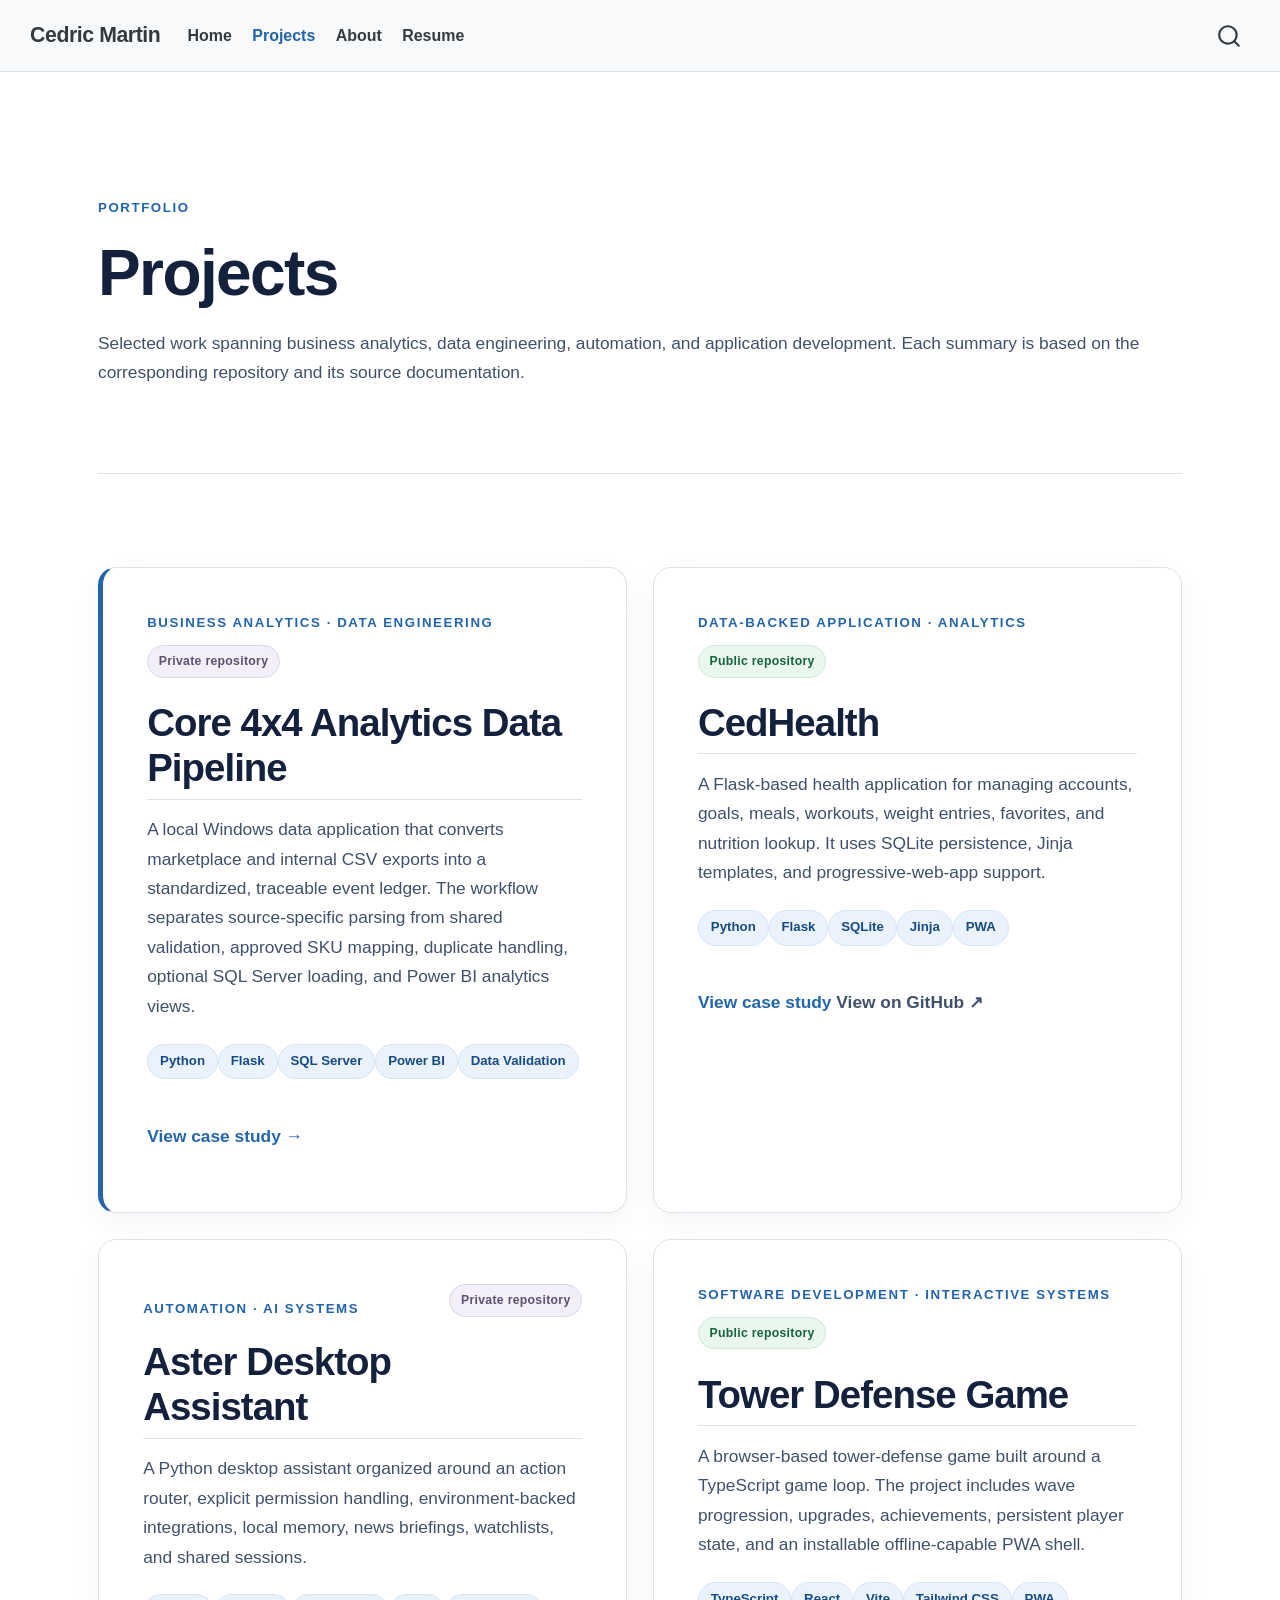
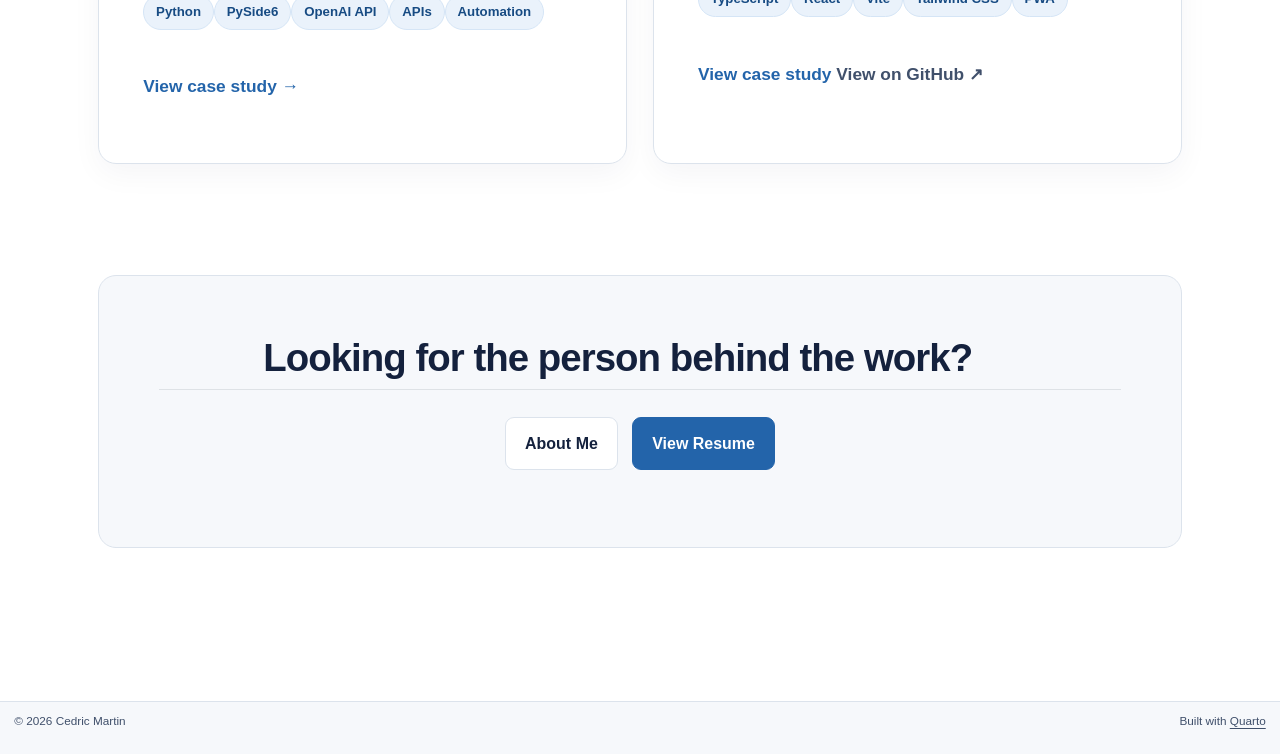
<file: projects.html>
<!DOCTYPE html>
<html xmlns="http://www.w3.org/1999/xhtml" lang="en" xml:lang="en"><head>

<meta charset="utf-8">
<meta name="generator" content="quarto-1.10.18">

<meta name="viewport" content="width=device-width, initial-scale=1.0, user-scalable=yes">

<meta name="description" content="Business analytics, data engineering, automation, and software projects by Cedric Martin.">

<title>Projects | Cedric Martin – Cedric Martin</title>
<style>
/* Default styles provided by pandoc.
** See https://pandoc.org/MANUAL.html#variables-for-html for config info.
*/
span.smallcaps{font-variant: small-caps;}
div.columns{display: flex; gap: 1.5em;}
div.column{flex: auto;}
@media screen {
div.columns{gap: min(4vw, 1.5em);}
div.column{overflow-x: auto;}
}
div.hanging-indent{margin-left: 1.5em; text-indent: -1.5em;}
ul.task-list{list-style: none;}
ul.task-list li input[type="checkbox"] {
  width: 0.8em;
  margin: 0 0.8em 0.2em -1em; /* quarto-specific, see https://github.com/quarto-dev/quarto-cli/issues/4556 */ 
  vertical-align: middle;
}
</style>


<script src="site_libs/quarto-nav/quarto-nav.js"></script>
<script src="site_libs/clipboard/clipboard.min.js"></script>
<script src="site_libs/quarto-search/autocomplete.umd.js"></script>
<script src="site_libs/quarto-search/fuse.min.js"></script>
<script src="site_libs/quarto-search/quarto-search.js"></script>
<meta name="quarto:offset" content="./">
<script src="site_libs/quarto-html/quarto.js" type="module"></script>
<script src="site_libs/quarto-html/tabsets/tabsets.js" type="module"></script>
<script src="site_libs/quarto-html/popper.min.js"></script>
<script src="site_libs/quarto-html/tippy.umd.min.js"></script>
<script src="site_libs/quarto-html/anchor.min.js"></script>
<link href="site_libs/quarto-html/tippy.css" rel="stylesheet">
<link href="site_libs/quarto-html/quarto-syntax-highlighting-64a204ab8560d761af7679ceaba22944.css" rel="stylesheet" id="quarto-text-highlighting-styles">
<script src="site_libs/bootstrap/bootstrap.min.js"></script>
<link href="site_libs/bootstrap/bootstrap-icons.css" rel="stylesheet">
<link href="site_libs/bootstrap/bootstrap-450c2eee02a231721e0cefa83b2ac8cc.min.css" rel="stylesheet" append-hash="true" id="quarto-bootstrap" data-mode="light">
<script id="quarto-search-options" type="application/json">{
  "location": "navbar",
  "copy-button": false,
  "collapse-after": 3,
  "panel-placement": "end",
  "type": "overlay",
  "limit": 50,
  "keyboard-shortcut": [
    "f",
    "/",
    "s"
  ],
  "show-item-context": false,
  "language": {
    "search-no-results-text": "No results",
    "search-matching-documents-text": "matching documents",
    "search-copy-link-title": "Copy link to search",
    "search-hide-matches-text": "Hide additional matches",
    "search-more-match-text": "more match in this document",
    "search-more-matches-text": "more matches in this document",
    "search-clear-button-title": "Clear",
    "search-text-placeholder": "",
    "search-detached-cancel-button-title": "Cancel",
    "search-submit-button-title": "Submit",
    "search-label": "Search"
  }
}</script>
<style>html{ scroll-behavior: smooth; }</style>


<link rel="stylesheet" href="styles.css">
</head>

<body class="nav-fixed quarto-light">

<div id="quarto-search-results"></div>
  <header id="quarto-header" class="headroom fixed-top">
    <nav class="navbar navbar-expand-lg " data-bs-theme="dark">
      <div class="navbar-container container-fluid">
      <div class="navbar-brand-container mx-auto">
    <a class="navbar-brand" href="./index.html">
    <span class="navbar-title">Cedric Martin</span>
    </a>
  </div>
            <div id="quarto-search" class="" title="Search"></div>
          <button class="navbar-toggler" type="button" data-bs-toggle="collapse" data-bs-target="#navbarCollapse" aria-controls="navbarCollapse" role="menu" aria-expanded="false" aria-label="Toggle navigation" onclick="if (window.quartoToggleHeadroom) { window.quartoToggleHeadroom(); }">
  <span class="navbar-toggler-icon"></span>
</button>
          <div class="collapse navbar-collapse" id="navbarCollapse">
            <ul class="navbar-nav navbar-nav-scroll me-auto">
  <li class="nav-item">
    <a class="nav-link" href="./index.html"> 
<span class="menu-text">Home</span></a>
  </li>  
  <li class="nav-item">
    <a class="nav-link active" href="./projects.html" aria-current="page"> 
<span class="menu-text">Projects</span></a>
  </li>  
  <li class="nav-item">
    <a class="nav-link" href="./about.html"> 
<span class="menu-text">About</span></a>
  </li>  
  <li class="nav-item">
    <a class="nav-link" href="./resume.html"> 
<span class="menu-text">Resume</span></a>
  </li>  
</ul>
          </div> <!-- /navcollapse -->
            <div class="quarto-navbar-tools">
</div>
      </div> <!-- /container-fluid -->
    </nav>
</header>
<!-- content -->
<div id="quarto-content" class="quarto-container page-columns page-rows-contents page-layout-full page-navbar">
<!-- sidebar -->
<!-- margin-sidebar -->
    
<!-- main -->
<main class="content column-page" id="quarto-document-content">

<header id="title-block-header" class="quarto-title-block default">
<div class="quarto-title">
<h1 class="title">Projects</h1>
</div>

<div>
  <div class="description">
    Business analytics, data engineering, automation, and software projects by Cedric Martin.
  </div>
</div>


<div class="quarto-title-meta column-page">

    
  
    
  </div>
  


</header>


<div class="page-hero">
<p class="eyebrow">
Portfolio
</p>
<section id="projects" class="level1">
<h1>Projects</h1>
<p>Selected work spanning business analytics, data engineering, automation, and application development. Each summary is based on the corresponding repository and its source documentation.</p>
</section>
</div>
<div class="content-section">
<div class="project-grid">
<div class="project-card project-card-featured">
<div class="project-card-body">
<div class="project-card-heading">
<p class="project-type">
Business analytics · Data engineering
</p>
<p><span class="repository-status status-private">Private repository</span></p>
</div>
<section id="core-4x4-analytics-data-pipeline" class="level2">
<h2 class="anchored" data-anchor-id="core-4x4-analytics-data-pipeline">Core 4x4 Analytics Data Pipeline</h2>
<p>A local Windows data application that converts marketplace and internal CSV exports into a standardized, traceable event ledger. The workflow separates source-specific parsing from shared validation, approved SKU mapping, duplicate handling, optional SQL Server loading, and Power BI analytics views.</p>
<div class="tag-list">
<p><span>Python</span><span>Flask</span><span>SQL Server</span><span>Power BI</span><span>Data Validation</span></p>
</div>
<div class="project-links">
<p><a href="./projects/core4x4.html" class="card-link">View case study <span aria-hidden="true">→</span></a></p>
</div>
</section>
</div>
</div>
<div class="project-card">
<div class="project-card-body">
<div class="project-card-heading">
<p class="project-type">
Data-backed application · Analytics
</p>
<p><span class="repository-status status-public">Public repository</span></p>
</div>
<section id="cedhealth" class="level2">
<h2 class="anchored" data-anchor-id="cedhealth">CedHealth</h2>
<p>A Flask-based health application for managing accounts, goals, meals, workouts, weight entries, favorites, and nutrition lookup. It uses SQLite persistence, Jinja templates, and progressive-web-app support.</p>
<div class="tag-list">
<p><span>Python</span><span>Flask</span><span>SQLite</span><span>Jinja</span><span>PWA</span></p>
</div>
<div class="project-links">
<p><a href="./projects/cedhealth.html" class="card-link">View case study</a> <a href="https://github.com/Cedricamartin02/CedHealth" class="card-link external-project-link">View on GitHub <span aria-hidden="true">↗</span></a></p>
</div>
</section>
</div>
</div>
<div class="project-card">
<div class="project-card-body">
<div class="project-card-heading">
<p class="project-type">
Automation · AI systems
</p>
<p><span class="repository-status status-private">Private repository</span></p>
</div>
<section id="aster-desktop-assistant" class="level2">
<h2 class="anchored" data-anchor-id="aster-desktop-assistant">Aster Desktop Assistant</h2>
<p>A Python desktop assistant organized around an action router, explicit permission handling, environment-backed integrations, local memory, news briefings, watchlists, and shared sessions.</p>
<div class="tag-list">
<p><span>Python</span><span>PySide6</span><span>OpenAI API</span><span>APIs</span><span>Automation</span></p>
</div>
<div class="project-links">
<p><a href="./projects/aster-assistant.html" class="card-link">View case study <span aria-hidden="true">→</span></a></p>
</div>
</section>
</div>
</div>
<div class="project-card">
<div class="project-card-body">
<div class="project-card-heading">
<p class="project-type">
Software development · Interactive systems
</p>
<p><span class="repository-status status-public">Public repository</span></p>
</div>
<section id="tower-defense-game" class="level2">
<h2 class="anchored" data-anchor-id="tower-defense-game">Tower Defense Game</h2>
<p>A browser-based tower-defense game built around a TypeScript game loop. The project includes wave progression, upgrades, achievements, persistent player state, and an installable offline-capable PWA shell.</p>
<div class="tag-list">
<p><span>TypeScript</span><span>React</span><span>Vite</span><span>Tailwind CSS</span><span>PWA</span></p>
</div>
<div class="project-links">
<p><a href="./projects/tower-defense.html" class="card-link">View case study</a> <a href="https://github.com/Cedricamartin02/TowerDefenseGame" class="card-link external-project-link">View on GitHub <span aria-hidden="true">↗</span></a></p>
</div>
</section>
</div>
</div>
</div>
</div>
<section id="looking-for-the-person-behind-the-work" class="level2 closing-cta closing-cta-compact">
<h2 class="anchored" data-anchor-id="looking-for-the-person-behind-the-work">Looking for the person behind the work?</h2>
<p><a href="./about.html" class="button button-secondary">About Me</a> <a href="./resume.html" class="button button-primary">View Resume</a></p>
</section>



</main> <!-- /main -->
<script id="quarto-html-after-body" type="application/javascript">
  window.document.addEventListener("DOMContentLoaded", function (event) {
    const icon = "";
    const anchorJS = new window.AnchorJS();
    anchorJS.options = {
      placement: 'right',
      icon: icon
    };
    anchorJS.add('.anchored');
    const isCodeAnnotation = (el) => {
      for (const clz of el.classList) {
        if (clz.startsWith('code-annotation-')) {                     
          return true;
        }
      }
      return false;
    }
    const onCopySuccess = function(e) {
      // button target
      const button = e.trigger;
      // don't keep focus
      button.blur();
      // flash "checked"
      button.classList.add('code-copy-button-checked');
      var currentTitle = button.getAttribute("title");
      button.setAttribute("title", "Copied!");
      let tooltip;
      if (window.bootstrap) {
        button.setAttribute("data-bs-toggle", "tooltip");
        button.setAttribute("data-bs-placement", "left");
        button.setAttribute("data-bs-title", "Copied!");
        tooltip = new bootstrap.Tooltip(button, 
          { trigger: "manual", 
            customClass: "code-copy-button-tooltip",
            offset: [0, -8]});
        tooltip.show();    
      }
      setTimeout(function() {
        if (tooltip) {
          tooltip.hide();
          button.removeAttribute("data-bs-title");
          button.removeAttribute("data-bs-toggle");
          button.removeAttribute("data-bs-placement");
        }
        button.setAttribute("title", currentTitle);
        button.classList.remove('code-copy-button-checked');
      }, 1000);
      // clear code selection
      e.clearSelection();
    }
    const getTextToCopy = function(trigger) {
      const outerScaffold = trigger.parentElement.cloneNode(true);
      const codeEl = outerScaffold.querySelector('code');
      for (const childEl of codeEl.children) {
        if (isCodeAnnotation(childEl)) {
          childEl.remove();
        }
      }
      return codeEl.innerText;
    }
    const clipboard = new window.ClipboardJS('.code-copy-button:not([data-in-quarto-modal])', {
      text: getTextToCopy
    });
    clipboard.on('success', onCopySuccess);
    if (window.document.getElementById('quarto-embedded-source-code-modal')) {
      const clipboardModal = new window.ClipboardJS('.code-copy-button[data-in-quarto-modal]', {
        text: getTextToCopy,
        container: window.document.getElementById('quarto-embedded-source-code-modal')
      });
      clipboardModal.on('success', onCopySuccess);
    }
      var localhostRegex = new RegExp(/^(?:http|https):\/\/localhost\:?[0-9]*\//);
      var mailtoRegex = new RegExp(/^mailto:/);
        var filterRegex = new RegExp('/' + window.location.host + '/');
      var isInternal = (href) => {
          return filterRegex.test(href) || localhostRegex.test(href) || mailtoRegex.test(href);
      }
      // Inspect non-navigation links and adorn them if external
     var links = window.document.querySelectorAll('a[href]:not(.nav-link):not(.navbar-brand):not(.toc-action):not(.sidebar-link):not(.sidebar-item-toggle):not(.pagination-link):not(.no-external):not([aria-hidden]):not(.dropdown-item):not(.quarto-navigation-tool):not(.about-link)');
      for (var i=0; i<links.length; i++) {
        const link = links[i];
        if (!isInternal(link.href)) {
          // undo the damage that might have been done by quarto-nav.js in the case of
          // links that we want to consider external
          if (link.dataset.originalHref !== undefined) {
            link.href = link.dataset.originalHref;
          }
            // target, if specified
            link.setAttribute("target", "_blank");
            if (link.getAttribute("rel") === null) {
              link.setAttribute("rel", "noopener");
            }
        }
      }
    function tippyHover(el, contentFn, onTriggerFn, onUntriggerFn) {
      const config = {
        allowHTML: true,
        maxWidth: 500,
        delay: 100,
        arrow: false,
        appendTo: function(el) {
            return el.parentElement;
        },
        interactive: true,
        interactiveBorder: 10,
        theme: 'quarto',
        placement: 'bottom-start',
      };
      if (contentFn) {
        config.content = contentFn;
      }
      if (onTriggerFn) {
        config.onTrigger = onTriggerFn;
      }
      if (onUntriggerFn) {
        config.onUntrigger = onUntriggerFn;
      }
      window.tippy(el, config); 
    }
    const noterefs = window.document.querySelectorAll('a[role="doc-noteref"]');
    for (var i=0; i<noterefs.length; i++) {
      const ref = noterefs[i];
      tippyHover(ref, function() {
        // use id or data attribute instead here
        let href = ref.getAttribute('data-footnote-href') || ref.getAttribute('href');
        try { href = new URL(href).hash; } catch {}
        const id = href.replace(/^#\/?/, "");
        const note = window.document.getElementById(id);
        if (note) {
          return note.innerHTML;
        } else {
          return "";
        }
      });
    }
    const xrefs = window.document.querySelectorAll('a.quarto-xref');
    const processXRef = (id, note) => {
      // Strip column container classes
      const stripColumnClz = (el) => {
        el.classList.remove("page-full", "page-columns");
        if (el.children) {
          for (const child of el.children) {
            stripColumnClz(child);
          }
        }
      }
      stripColumnClz(note)
      if (id === null || id.startsWith('sec-')) {
        // Special case sections, only their first couple elements
        const container = document.createElement("div");
        if (note.children && note.children.length > 2) {
          container.appendChild(note.children[0].cloneNode(true));
          for (let i = 1; i < note.children.length; i++) {
            const child = note.children[i];
            if (child.tagName === "P" && child.innerText === "") {
              continue;
            } else {
              container.appendChild(child.cloneNode(true));
              break;
            }
          }
          if (window.Quarto?.typesetMath) {
            window.Quarto.typesetMath(container);
          }
          return container.innerHTML
        } else {
          if (window.Quarto?.typesetMath) {
            window.Quarto.typesetMath(note);
          }
          return note.innerHTML;
        }
      } else {
        // Remove any anchor links if they are present
        const anchorLink = note.querySelector('a.anchorjs-link');
        if (anchorLink) {
          anchorLink.remove();
        }
        if (window.Quarto?.typesetMath) {
          window.Quarto.typesetMath(note);
        }
        if (note.classList.contains("callout")) {
          return note.outerHTML;
        } else {
          return note.innerHTML;
        }
      }
    }
    for (var i=0; i<xrefs.length; i++) {
      const xref = xrefs[i];
      tippyHover(xref, undefined, function(instance) {
        instance.disable();
        let url = xref.getAttribute('href');
        let hash = undefined; 
        if (url.startsWith('#')) {
          hash = url;
        } else {
          try { hash = new URL(url).hash; } catch {}
        }
        if (hash) {
          const id = hash.replace(/^#\/?/, "");
          const note = window.document.getElementById(id);
          if (note !== null) {
            try {
              const html = processXRef(id, note.cloneNode(true));
              instance.setContent(html);
            } finally {
              instance.enable();
              instance.show();
            }
          } else {
            // See if we can fetch this
            fetch(url.split('#')[0])
            .then(res => res.text())
            .then(html => {
              const parser = new DOMParser();
              const htmlDoc = parser.parseFromString(html, "text/html");
              const note = htmlDoc.getElementById(id);
              if (note !== null) {
                const html = processXRef(id, note);
                instance.setContent(html);
              } 
            }).finally(() => {
              instance.enable();
              instance.show();
            });
          }
        } else {
          // See if we can fetch a full url (with no hash to target)
          // This is a special case and we should probably do some content thinning / targeting
          fetch(url)
          .then(res => res.text())
          .then(html => {
            const parser = new DOMParser();
            const htmlDoc = parser.parseFromString(html, "text/html");
            const note = htmlDoc.querySelector('main.content');
            if (note !== null) {
              // This should only happen for chapter cross references
              // (since there is no id in the URL)
              // remove the first header
              if (note.children.length > 0 && note.children[0].tagName === "HEADER") {
                note.children[0].remove();
              }
              const html = processXRef(null, note);
              instance.setContent(html);
            } 
          }).finally(() => {
            instance.enable();
            instance.show();
          });
        }
      }, function(instance) {
      });
    }
        let selectedAnnoteEl;
        const selectorForAnnotation = ( cell, annotation) => {
          let cellAttr = 'data-code-cell="' + cell + '"';
          let lineAttr = 'data-code-annotation="' +  annotation + '"';
          const selector = 'span[' + cellAttr + '][' + lineAttr + ']';
          return selector;
        }
        const selectCodeLines = (annoteEl) => {
          const doc = window.document;
          const targetCell = annoteEl.getAttribute("data-target-cell");
          const targetAnnotation = annoteEl.getAttribute("data-target-annotation");
          const annoteSpan = window.document.querySelector(selectorForAnnotation(targetCell, targetAnnotation));
          const lines = annoteSpan.getAttribute("data-code-lines").split(",");
          const lineIds = lines.map((line) => {
            return targetCell + "-" + line;
          })
          let top = null;
          let height = null;
          let parent = null;
          if (lineIds.length > 0) {
              //compute the position of the single el (top and bottom and make a div)
              const el = window.document.getElementById(lineIds[0]);
              top = el.offsetTop;
              height = el.offsetHeight;
              parent = el.parentElement.parentElement;
            if (lineIds.length > 1) {
              const lastEl = window.document.getElementById(lineIds[lineIds.length - 1]);
              const bottom = lastEl.offsetTop + lastEl.offsetHeight;
              height = bottom - top;
            }
            if (top !== null && height !== null && parent !== null) {
              // cook up a div (if necessary) and position it 
              let div = window.document.getElementById("code-annotation-line-highlight");
              if (div === null) {
                div = window.document.createElement("div");
                div.setAttribute("id", "code-annotation-line-highlight");
                div.style.position = 'absolute';
                parent.appendChild(div);
              }
              div.style.top = top - 2 + "px";
              div.style.height = height + 4 + "px";
              div.style.left = 0;
              let gutterDiv = window.document.getElementById("code-annotation-line-highlight-gutter");
              if (gutterDiv === null) {
                gutterDiv = window.document.createElement("div");
                gutterDiv.setAttribute("id", "code-annotation-line-highlight-gutter");
                gutterDiv.style.position = 'absolute';
                const codeCell = window.document.getElementById(targetCell);
                const gutter = codeCell.querySelector('.code-annotation-gutter');
                gutter.appendChild(gutterDiv);
              }
              gutterDiv.style.top = top - 2 + "px";
              gutterDiv.style.height = height + 4 + "px";
            }
            selectedAnnoteEl = annoteEl;
          }
        };
        const unselectCodeLines = () => {
          const elementsIds = ["code-annotation-line-highlight", "code-annotation-line-highlight-gutter"];
          elementsIds.forEach((elId) => {
            const div = window.document.getElementById(elId);
            if (div) {
              div.remove();
            }
          });
          selectedAnnoteEl = undefined;
        };
          // Handle positioning of the toggle
      window.addEventListener(
        "resize",
        throttle(() => {
          elRect = undefined;
          if (selectedAnnoteEl) {
            selectCodeLines(selectedAnnoteEl);
          }
        }, 10)
      );
      function throttle(fn, ms) {
      let throttle = false;
      let timer;
        return (...args) => {
          if(!throttle) { // first call gets through
              fn.apply(this, args);
              throttle = true;
          } else { // all the others get throttled
              if(timer) clearTimeout(timer); // cancel #2
              timer = setTimeout(() => {
                fn.apply(this, args);
                timer = throttle = false;
              }, ms);
          }
        };
      }
        // Attach click handler to the DT
        const annoteDls = window.document.querySelectorAll('dt[data-target-cell]');
        for (const annoteDlNode of annoteDls) {
          annoteDlNode.addEventListener('click', (event) => {
            const clickedEl = event.target;
            if (clickedEl !== selectedAnnoteEl) {
              unselectCodeLines();
              const activeEl = window.document.querySelector('dt[data-target-cell].code-annotation-active');
              if (activeEl) {
                activeEl.classList.remove('code-annotation-active');
              }
              selectCodeLines(clickedEl);
              clickedEl.classList.add('code-annotation-active');
            } else {
              // Unselect the line
              unselectCodeLines();
              clickedEl.classList.remove('code-annotation-active');
            }
          });
        }
    const findCites = (el) => {
      const parentEl = el.parentElement;
      if (parentEl) {
        const cites = parentEl.dataset.cites;
        if (cites) {
          return {
            el,
            cites: cites.split(' ')
          };
        } else {
          return findCites(el.parentElement)
        }
      } else {
        return undefined;
      }
    };
    var bibliorefs = window.document.querySelectorAll('a[role="doc-biblioref"]');
    for (var i=0; i<bibliorefs.length; i++) {
      const ref = bibliorefs[i];
      const citeInfo = findCites(ref);
      if (citeInfo) {
        tippyHover(citeInfo.el, function() {
          var popup = window.document.createElement('div');
          citeInfo.cites.forEach(function(cite) {
            var citeDiv = window.document.createElement('div');
            citeDiv.classList.add('hanging-indent');
            citeDiv.classList.add('csl-entry');
            var biblioDiv = window.document.getElementById('ref-' + cite);
            if (biblioDiv) {
              citeDiv.innerHTML = biblioDiv.innerHTML;
            }
            popup.appendChild(citeDiv);
          });
          return popup.innerHTML;
        });
      }
    }
  });
  </script>
</div> <!-- /content -->
<footer class="footer">
  <div class="nav-footer">
    <div class="nav-footer-left">
<p>© 2026 Cedric Martin</p>
</div>   
    <div class="nav-footer-center">
      &nbsp;
    </div>
    <div class="nav-footer-right">
<p>Built with <a href="https://quarto.org/">Quarto</a></p>
</div>
  </div>
</footer>




<script src="site_libs/quarto-html/zenscroll-min.js"></script>
</body></html>
</file>
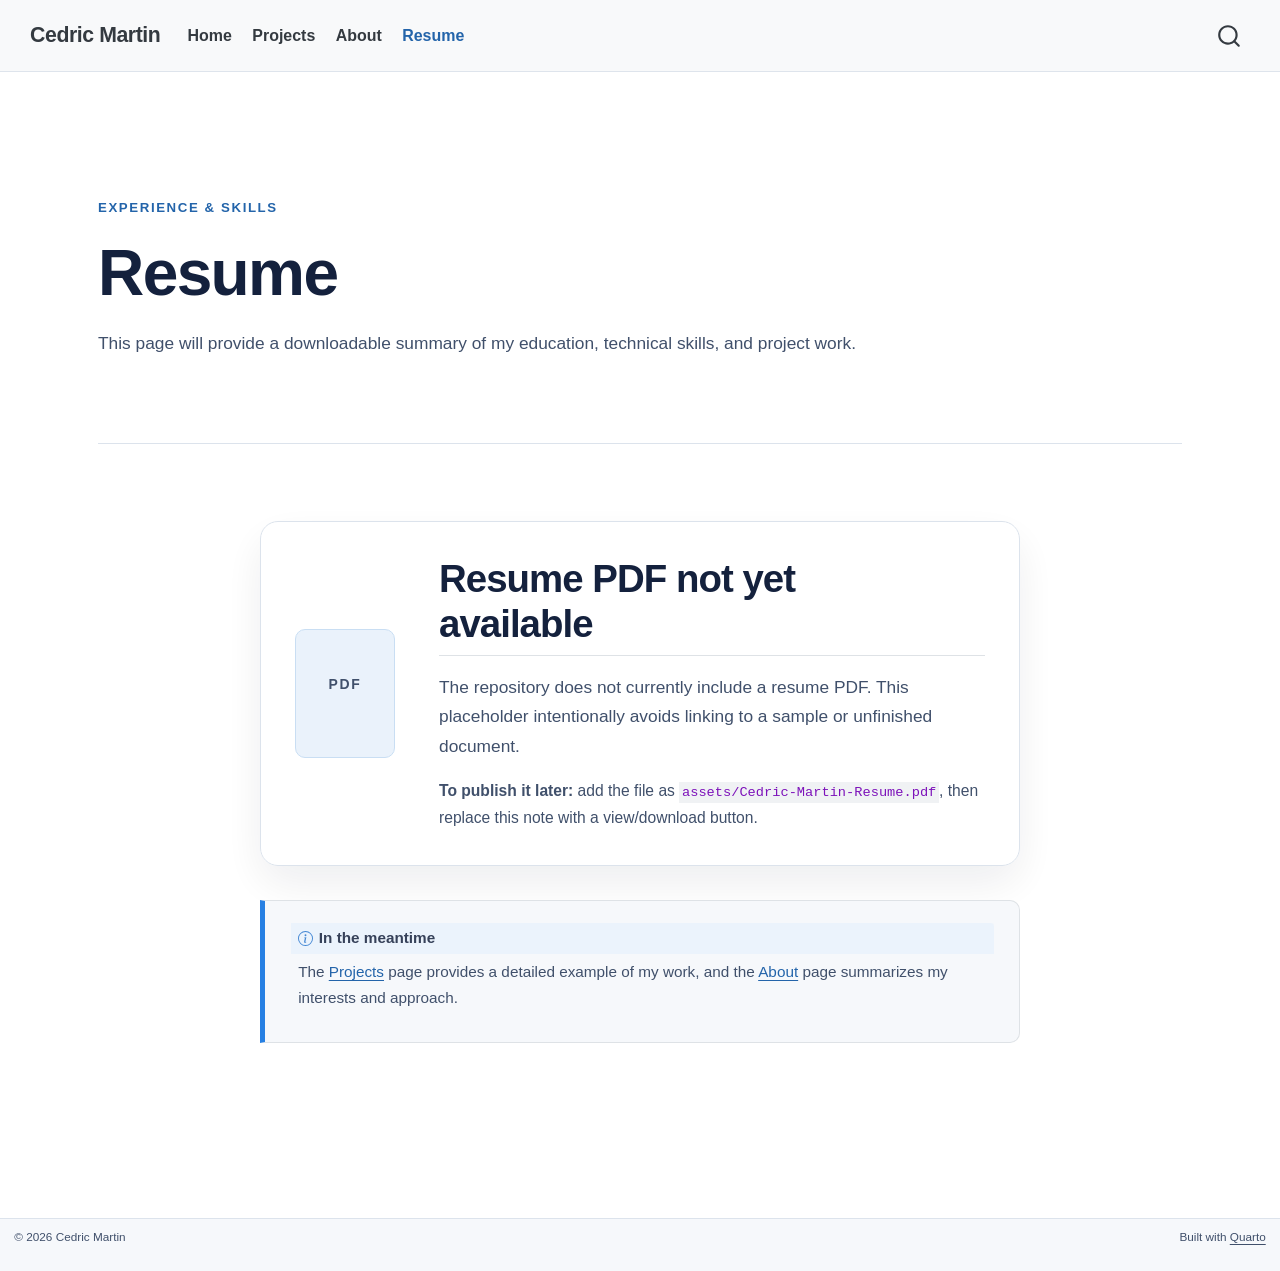
<file: resume.html>
<!DOCTYPE html>
<html xmlns="http://www.w3.org/1999/xhtml" lang="en" xml:lang="en"><head>

<meta charset="utf-8">
<meta name="generator" content="quarto-1.10.18">

<meta name="viewport" content="width=device-width, initial-scale=1.0, user-scalable=yes">

<meta name="description" content="Resume and professional background for Cedric Martin.">

<title>Resume | Cedric Martin – Cedric Martin</title>
<style>
/* Default styles provided by pandoc.
** See https://pandoc.org/MANUAL.html#variables-for-html for config info.
*/
span.smallcaps{font-variant: small-caps;}
div.columns{display: flex; gap: 1.5em;}
div.column{flex: auto;}
@media screen {
div.columns{gap: min(4vw, 1.5em);}
div.column{overflow-x: auto;}
}
div.hanging-indent{margin-left: 1.5em; text-indent: -1.5em;}
ul.task-list{list-style: none;}
ul.task-list li input[type="checkbox"] {
  width: 0.8em;
  margin: 0 0.8em 0.2em -1em; /* quarto-specific, see https://github.com/quarto-dev/quarto-cli/issues/4556 */ 
  vertical-align: middle;
}
</style>


<script src="site_libs/quarto-nav/quarto-nav.js"></script>
<script src="site_libs/clipboard/clipboard.min.js"></script>
<script src="site_libs/quarto-search/autocomplete.umd.js"></script>
<script src="site_libs/quarto-search/fuse.min.js"></script>
<script src="site_libs/quarto-search/quarto-search.js"></script>
<meta name="quarto:offset" content="./">
<script src="site_libs/quarto-html/quarto.js" type="module"></script>
<script src="site_libs/quarto-html/tabsets/tabsets.js" type="module"></script>
<script src="site_libs/quarto-html/popper.min.js"></script>
<script src="site_libs/quarto-html/tippy.umd.min.js"></script>
<script src="site_libs/quarto-html/anchor.min.js"></script>
<link href="site_libs/quarto-html/tippy.css" rel="stylesheet">
<link href="site_libs/quarto-html/quarto-syntax-highlighting-64a204ab8560d761af7679ceaba22944.css" rel="stylesheet" id="quarto-text-highlighting-styles">
<script src="site_libs/bootstrap/bootstrap.min.js"></script>
<link href="site_libs/bootstrap/bootstrap-icons.css" rel="stylesheet">
<link href="site_libs/bootstrap/bootstrap-450c2eee02a231721e0cefa83b2ac8cc.min.css" rel="stylesheet" append-hash="true" id="quarto-bootstrap" data-mode="light">
<script id="quarto-search-options" type="application/json">{
  "location": "navbar",
  "copy-button": false,
  "collapse-after": 3,
  "panel-placement": "end",
  "type": "overlay",
  "limit": 50,
  "keyboard-shortcut": [
    "f",
    "/",
    "s"
  ],
  "show-item-context": false,
  "language": {
    "search-no-results-text": "No results",
    "search-matching-documents-text": "matching documents",
    "search-copy-link-title": "Copy link to search",
    "search-hide-matches-text": "Hide additional matches",
    "search-more-match-text": "more match in this document",
    "search-more-matches-text": "more matches in this document",
    "search-clear-button-title": "Clear",
    "search-text-placeholder": "",
    "search-detached-cancel-button-title": "Cancel",
    "search-submit-button-title": "Submit",
    "search-label": "Search"
  }
}</script>
<style>html{ scroll-behavior: smooth; }</style>


<link rel="stylesheet" href="styles.css">
</head>

<body class="nav-fixed quarto-light">

<div id="quarto-search-results"></div>
  <header id="quarto-header" class="headroom fixed-top">
    <nav class="navbar navbar-expand-lg " data-bs-theme="dark">
      <div class="navbar-container container-fluid">
      <div class="navbar-brand-container mx-auto">
    <a class="navbar-brand" href="./index.html">
    <span class="navbar-title">Cedric Martin</span>
    </a>
  </div>
            <div id="quarto-search" class="" title="Search"></div>
          <button class="navbar-toggler" type="button" data-bs-toggle="collapse" data-bs-target="#navbarCollapse" aria-controls="navbarCollapse" role="menu" aria-expanded="false" aria-label="Toggle navigation" onclick="if (window.quartoToggleHeadroom) { window.quartoToggleHeadroom(); }">
  <span class="navbar-toggler-icon"></span>
</button>
          <div class="collapse navbar-collapse" id="navbarCollapse">
            <ul class="navbar-nav navbar-nav-scroll me-auto">
  <li class="nav-item">
    <a class="nav-link" href="./index.html"> 
<span class="menu-text">Home</span></a>
  </li>  
  <li class="nav-item">
    <a class="nav-link" href="./projects.html"> 
<span class="menu-text">Projects</span></a>
  </li>  
  <li class="nav-item">
    <a class="nav-link" href="./about.html"> 
<span class="menu-text">About</span></a>
  </li>  
  <li class="nav-item">
    <a class="nav-link active" href="./resume.html" aria-current="page"> 
<span class="menu-text">Resume</span></a>
  </li>  
</ul>
          </div> <!-- /navcollapse -->
            <div class="quarto-navbar-tools">
</div>
      </div> <!-- /container-fluid -->
    </nav>
</header>
<!-- content -->
<div id="quarto-content" class="quarto-container page-columns page-rows-contents page-layout-full page-navbar">
<!-- sidebar -->
<!-- margin-sidebar -->
    
<!-- main -->
<main class="content column-page" id="quarto-document-content">

<header id="title-block-header" class="quarto-title-block default">
<div class="quarto-title">
<h1 class="title">Resume</h1>
</div>

<div>
  <div class="description">
    Resume and professional background for Cedric Martin.
  </div>
</div>


<div class="quarto-title-meta column-page">

    
  
    
  </div>
  


</header>


<div class="page-hero">
<p class="eyebrow">
Experience &amp; skills
</p>
<section id="resume" class="level1">
<h1>Resume</h1>
<p>This page will provide a downloadable summary of my education, technical skills, and project work.</p>
</section>
</div>
<div class="narrow-section">
<div class="resume-panel">
<div class="resume-icon" aria-hidden="true">
<p><span>PDF</span></p>
</div>
<section id="resume-pdf-not-yet-available" class="level2 resume-copy">
<h2 class="anchored" data-anchor-id="resume-pdf-not-yet-available">Resume PDF not yet available</h2>
<p>The repository does not currently include a resume PDF. This placeholder intentionally avoids linking to a sample or unfinished document.</p>
<p><strong>To publish it later:</strong> add the file as <code>assets/Cedric-Martin-Resume.pdf</code>, then replace this note with a view/download button.</p>
</section>
</div>
<div class="callout callout-style-default callout-note callout-titled">
<div class="callout-header d-flex align-content-center">
<div class="callout-icon-container">
<i class="callout-icon"></i>
</div>
<div class="callout-title-container flex-fill">
<span class="screen-reader-only">Note</span>In the meantime
</div>
</div>
<div class="callout-body-container callout-body">
<p>The <a href="./projects.html">Projects</a> page provides a detailed example of my work, and the <a href="./about.html">About</a> page summarizes my interests and approach.</p>
</div>
</div>
</div>



</main> <!-- /main -->
<script id="quarto-html-after-body" type="application/javascript">
  window.document.addEventListener("DOMContentLoaded", function (event) {
    const icon = "";
    const anchorJS = new window.AnchorJS();
    anchorJS.options = {
      placement: 'right',
      icon: icon
    };
    anchorJS.add('.anchored');
    const isCodeAnnotation = (el) => {
      for (const clz of el.classList) {
        if (clz.startsWith('code-annotation-')) {                     
          return true;
        }
      }
      return false;
    }
    const onCopySuccess = function(e) {
      // button target
      const button = e.trigger;
      // don't keep focus
      button.blur();
      // flash "checked"
      button.classList.add('code-copy-button-checked');
      var currentTitle = button.getAttribute("title");
      button.setAttribute("title", "Copied!");
      let tooltip;
      if (window.bootstrap) {
        button.setAttribute("data-bs-toggle", "tooltip");
        button.setAttribute("data-bs-placement", "left");
        button.setAttribute("data-bs-title", "Copied!");
        tooltip = new bootstrap.Tooltip(button, 
          { trigger: "manual", 
            customClass: "code-copy-button-tooltip",
            offset: [0, -8]});
        tooltip.show();    
      }
      setTimeout(function() {
        if (tooltip) {
          tooltip.hide();
          button.removeAttribute("data-bs-title");
          button.removeAttribute("data-bs-toggle");
          button.removeAttribute("data-bs-placement");
        }
        button.setAttribute("title", currentTitle);
        button.classList.remove('code-copy-button-checked');
      }, 1000);
      // clear code selection
      e.clearSelection();
    }
    const getTextToCopy = function(trigger) {
      const outerScaffold = trigger.parentElement.cloneNode(true);
      const codeEl = outerScaffold.querySelector('code');
      for (const childEl of codeEl.children) {
        if (isCodeAnnotation(childEl)) {
          childEl.remove();
        }
      }
      return codeEl.innerText;
    }
    const clipboard = new window.ClipboardJS('.code-copy-button:not([data-in-quarto-modal])', {
      text: getTextToCopy
    });
    clipboard.on('success', onCopySuccess);
    if (window.document.getElementById('quarto-embedded-source-code-modal')) {
      const clipboardModal = new window.ClipboardJS('.code-copy-button[data-in-quarto-modal]', {
        text: getTextToCopy,
        container: window.document.getElementById('quarto-embedded-source-code-modal')
      });
      clipboardModal.on('success', onCopySuccess);
    }
      var localhostRegex = new RegExp(/^(?:http|https):\/\/localhost\:?[0-9]*\//);
      var mailtoRegex = new RegExp(/^mailto:/);
        var filterRegex = new RegExp('/' + window.location.host + '/');
      var isInternal = (href) => {
          return filterRegex.test(href) || localhostRegex.test(href) || mailtoRegex.test(href);
      }
      // Inspect non-navigation links and adorn them if external
     var links = window.document.querySelectorAll('a[href]:not(.nav-link):not(.navbar-brand):not(.toc-action):not(.sidebar-link):not(.sidebar-item-toggle):not(.pagination-link):not(.no-external):not([aria-hidden]):not(.dropdown-item):not(.quarto-navigation-tool):not(.about-link)');
      for (var i=0; i<links.length; i++) {
        const link = links[i];
        if (!isInternal(link.href)) {
          // undo the damage that might have been done by quarto-nav.js in the case of
          // links that we want to consider external
          if (link.dataset.originalHref !== undefined) {
            link.href = link.dataset.originalHref;
          }
            // target, if specified
            link.setAttribute("target", "_blank");
            if (link.getAttribute("rel") === null) {
              link.setAttribute("rel", "noopener");
            }
        }
      }
    function tippyHover(el, contentFn, onTriggerFn, onUntriggerFn) {
      const config = {
        allowHTML: true,
        maxWidth: 500,
        delay: 100,
        arrow: false,
        appendTo: function(el) {
            return el.parentElement;
        },
        interactive: true,
        interactiveBorder: 10,
        theme: 'quarto',
        placement: 'bottom-start',
      };
      if (contentFn) {
        config.content = contentFn;
      }
      if (onTriggerFn) {
        config.onTrigger = onTriggerFn;
      }
      if (onUntriggerFn) {
        config.onUntrigger = onUntriggerFn;
      }
      window.tippy(el, config); 
    }
    const noterefs = window.document.querySelectorAll('a[role="doc-noteref"]');
    for (var i=0; i<noterefs.length; i++) {
      const ref = noterefs[i];
      tippyHover(ref, function() {
        // use id or data attribute instead here
        let href = ref.getAttribute('data-footnote-href') || ref.getAttribute('href');
        try { href = new URL(href).hash; } catch {}
        const id = href.replace(/^#\/?/, "");
        const note = window.document.getElementById(id);
        if (note) {
          return note.innerHTML;
        } else {
          return "";
        }
      });
    }
    const xrefs = window.document.querySelectorAll('a.quarto-xref');
    const processXRef = (id, note) => {
      // Strip column container classes
      const stripColumnClz = (el) => {
        el.classList.remove("page-full", "page-columns");
        if (el.children) {
          for (const child of el.children) {
            stripColumnClz(child);
          }
        }
      }
      stripColumnClz(note)
      if (id === null || id.startsWith('sec-')) {
        // Special case sections, only their first couple elements
        const container = document.createElement("div");
        if (note.children && note.children.length > 2) {
          container.appendChild(note.children[0].cloneNode(true));
          for (let i = 1; i < note.children.length; i++) {
            const child = note.children[i];
            if (child.tagName === "P" && child.innerText === "") {
              continue;
            } else {
              container.appendChild(child.cloneNode(true));
              break;
            }
          }
          if (window.Quarto?.typesetMath) {
            window.Quarto.typesetMath(container);
          }
          return container.innerHTML
        } else {
          if (window.Quarto?.typesetMath) {
            window.Quarto.typesetMath(note);
          }
          return note.innerHTML;
        }
      } else {
        // Remove any anchor links if they are present
        const anchorLink = note.querySelector('a.anchorjs-link');
        if (anchorLink) {
          anchorLink.remove();
        }
        if (window.Quarto?.typesetMath) {
          window.Quarto.typesetMath(note);
        }
        if (note.classList.contains("callout")) {
          return note.outerHTML;
        } else {
          return note.innerHTML;
        }
      }
    }
    for (var i=0; i<xrefs.length; i++) {
      const xref = xrefs[i];
      tippyHover(xref, undefined, function(instance) {
        instance.disable();
        let url = xref.getAttribute('href');
        let hash = undefined; 
        if (url.startsWith('#')) {
          hash = url;
        } else {
          try { hash = new URL(url).hash; } catch {}
        }
        if (hash) {
          const id = hash.replace(/^#\/?/, "");
          const note = window.document.getElementById(id);
          if (note !== null) {
            try {
              const html = processXRef(id, note.cloneNode(true));
              instance.setContent(html);
            } finally {
              instance.enable();
              instance.show();
            }
          } else {
            // See if we can fetch this
            fetch(url.split('#')[0])
            .then(res => res.text())
            .then(html => {
              const parser = new DOMParser();
              const htmlDoc = parser.parseFromString(html, "text/html");
              const note = htmlDoc.getElementById(id);
              if (note !== null) {
                const html = processXRef(id, note);
                instance.setContent(html);
              } 
            }).finally(() => {
              instance.enable();
              instance.show();
            });
          }
        } else {
          // See if we can fetch a full url (with no hash to target)
          // This is a special case and we should probably do some content thinning / targeting
          fetch(url)
          .then(res => res.text())
          .then(html => {
            const parser = new DOMParser();
            const htmlDoc = parser.parseFromString(html, "text/html");
            const note = htmlDoc.querySelector('main.content');
            if (note !== null) {
              // This should only happen for chapter cross references
              // (since there is no id in the URL)
              // remove the first header
              if (note.children.length > 0 && note.children[0].tagName === "HEADER") {
                note.children[0].remove();
              }
              const html = processXRef(null, note);
              instance.setContent(html);
            } 
          }).finally(() => {
            instance.enable();
            instance.show();
          });
        }
      }, function(instance) {
      });
    }
        let selectedAnnoteEl;
        const selectorForAnnotation = ( cell, annotation) => {
          let cellAttr = 'data-code-cell="' + cell + '"';
          let lineAttr = 'data-code-annotation="' +  annotation + '"';
          const selector = 'span[' + cellAttr + '][' + lineAttr + ']';
          return selector;
        }
        const selectCodeLines = (annoteEl) => {
          const doc = window.document;
          const targetCell = annoteEl.getAttribute("data-target-cell");
          const targetAnnotation = annoteEl.getAttribute("data-target-annotation");
          const annoteSpan = window.document.querySelector(selectorForAnnotation(targetCell, targetAnnotation));
          const lines = annoteSpan.getAttribute("data-code-lines").split(",");
          const lineIds = lines.map((line) => {
            return targetCell + "-" + line;
          })
          let top = null;
          let height = null;
          let parent = null;
          if (lineIds.length > 0) {
              //compute the position of the single el (top and bottom and make a div)
              const el = window.document.getElementById(lineIds[0]);
              top = el.offsetTop;
              height = el.offsetHeight;
              parent = el.parentElement.parentElement;
            if (lineIds.length > 1) {
              const lastEl = window.document.getElementById(lineIds[lineIds.length - 1]);
              const bottom = lastEl.offsetTop + lastEl.offsetHeight;
              height = bottom - top;
            }
            if (top !== null && height !== null && parent !== null) {
              // cook up a div (if necessary) and position it 
              let div = window.document.getElementById("code-annotation-line-highlight");
              if (div === null) {
                div = window.document.createElement("div");
                div.setAttribute("id", "code-annotation-line-highlight");
                div.style.position = 'absolute';
                parent.appendChild(div);
              }
              div.style.top = top - 2 + "px";
              div.style.height = height + 4 + "px";
              div.style.left = 0;
              let gutterDiv = window.document.getElementById("code-annotation-line-highlight-gutter");
              if (gutterDiv === null) {
                gutterDiv = window.document.createElement("div");
                gutterDiv.setAttribute("id", "code-annotation-line-highlight-gutter");
                gutterDiv.style.position = 'absolute';
                const codeCell = window.document.getElementById(targetCell);
                const gutter = codeCell.querySelector('.code-annotation-gutter');
                gutter.appendChild(gutterDiv);
              }
              gutterDiv.style.top = top - 2 + "px";
              gutterDiv.style.height = height + 4 + "px";
            }
            selectedAnnoteEl = annoteEl;
          }
        };
        const unselectCodeLines = () => {
          const elementsIds = ["code-annotation-line-highlight", "code-annotation-line-highlight-gutter"];
          elementsIds.forEach((elId) => {
            const div = window.document.getElementById(elId);
            if (div) {
              div.remove();
            }
          });
          selectedAnnoteEl = undefined;
        };
          // Handle positioning of the toggle
      window.addEventListener(
        "resize",
        throttle(() => {
          elRect = undefined;
          if (selectedAnnoteEl) {
            selectCodeLines(selectedAnnoteEl);
          }
        }, 10)
      );
      function throttle(fn, ms) {
      let throttle = false;
      let timer;
        return (...args) => {
          if(!throttle) { // first call gets through
              fn.apply(this, args);
              throttle = true;
          } else { // all the others get throttled
              if(timer) clearTimeout(timer); // cancel #2
              timer = setTimeout(() => {
                fn.apply(this, args);
                timer = throttle = false;
              }, ms);
          }
        };
      }
        // Attach click handler to the DT
        const annoteDls = window.document.querySelectorAll('dt[data-target-cell]');
        for (const annoteDlNode of annoteDls) {
          annoteDlNode.addEventListener('click', (event) => {
            const clickedEl = event.target;
            if (clickedEl !== selectedAnnoteEl) {
              unselectCodeLines();
              const activeEl = window.document.querySelector('dt[data-target-cell].code-annotation-active');
              if (activeEl) {
                activeEl.classList.remove('code-annotation-active');
              }
              selectCodeLines(clickedEl);
              clickedEl.classList.add('code-annotation-active');
            } else {
              // Unselect the line
              unselectCodeLines();
              clickedEl.classList.remove('code-annotation-active');
            }
          });
        }
    const findCites = (el) => {
      const parentEl = el.parentElement;
      if (parentEl) {
        const cites = parentEl.dataset.cites;
        if (cites) {
          return {
            el,
            cites: cites.split(' ')
          };
        } else {
          return findCites(el.parentElement)
        }
      } else {
        return undefined;
      }
    };
    var bibliorefs = window.document.querySelectorAll('a[role="doc-biblioref"]');
    for (var i=0; i<bibliorefs.length; i++) {
      const ref = bibliorefs[i];
      const citeInfo = findCites(ref);
      if (citeInfo) {
        tippyHover(citeInfo.el, function() {
          var popup = window.document.createElement('div');
          citeInfo.cites.forEach(function(cite) {
            var citeDiv = window.document.createElement('div');
            citeDiv.classList.add('hanging-indent');
            citeDiv.classList.add('csl-entry');
            var biblioDiv = window.document.getElementById('ref-' + cite);
            if (biblioDiv) {
              citeDiv.innerHTML = biblioDiv.innerHTML;
            }
            popup.appendChild(citeDiv);
          });
          return popup.innerHTML;
        });
      }
    }
  });
  </script>
</div> <!-- /content -->
<footer class="footer">
  <div class="nav-footer">
    <div class="nav-footer-left">
<p>© 2026 Cedric Martin</p>
</div>   
    <div class="nav-footer-center">
      &nbsp;
    </div>
    <div class="nav-footer-right">
<p>Built with <a href="https://quarto.org/">Quarto</a></p>
</div>
  </div>
</footer>




<script src="site_libs/quarto-html/zenscroll-min.js"></script>
</body></html>
</file>
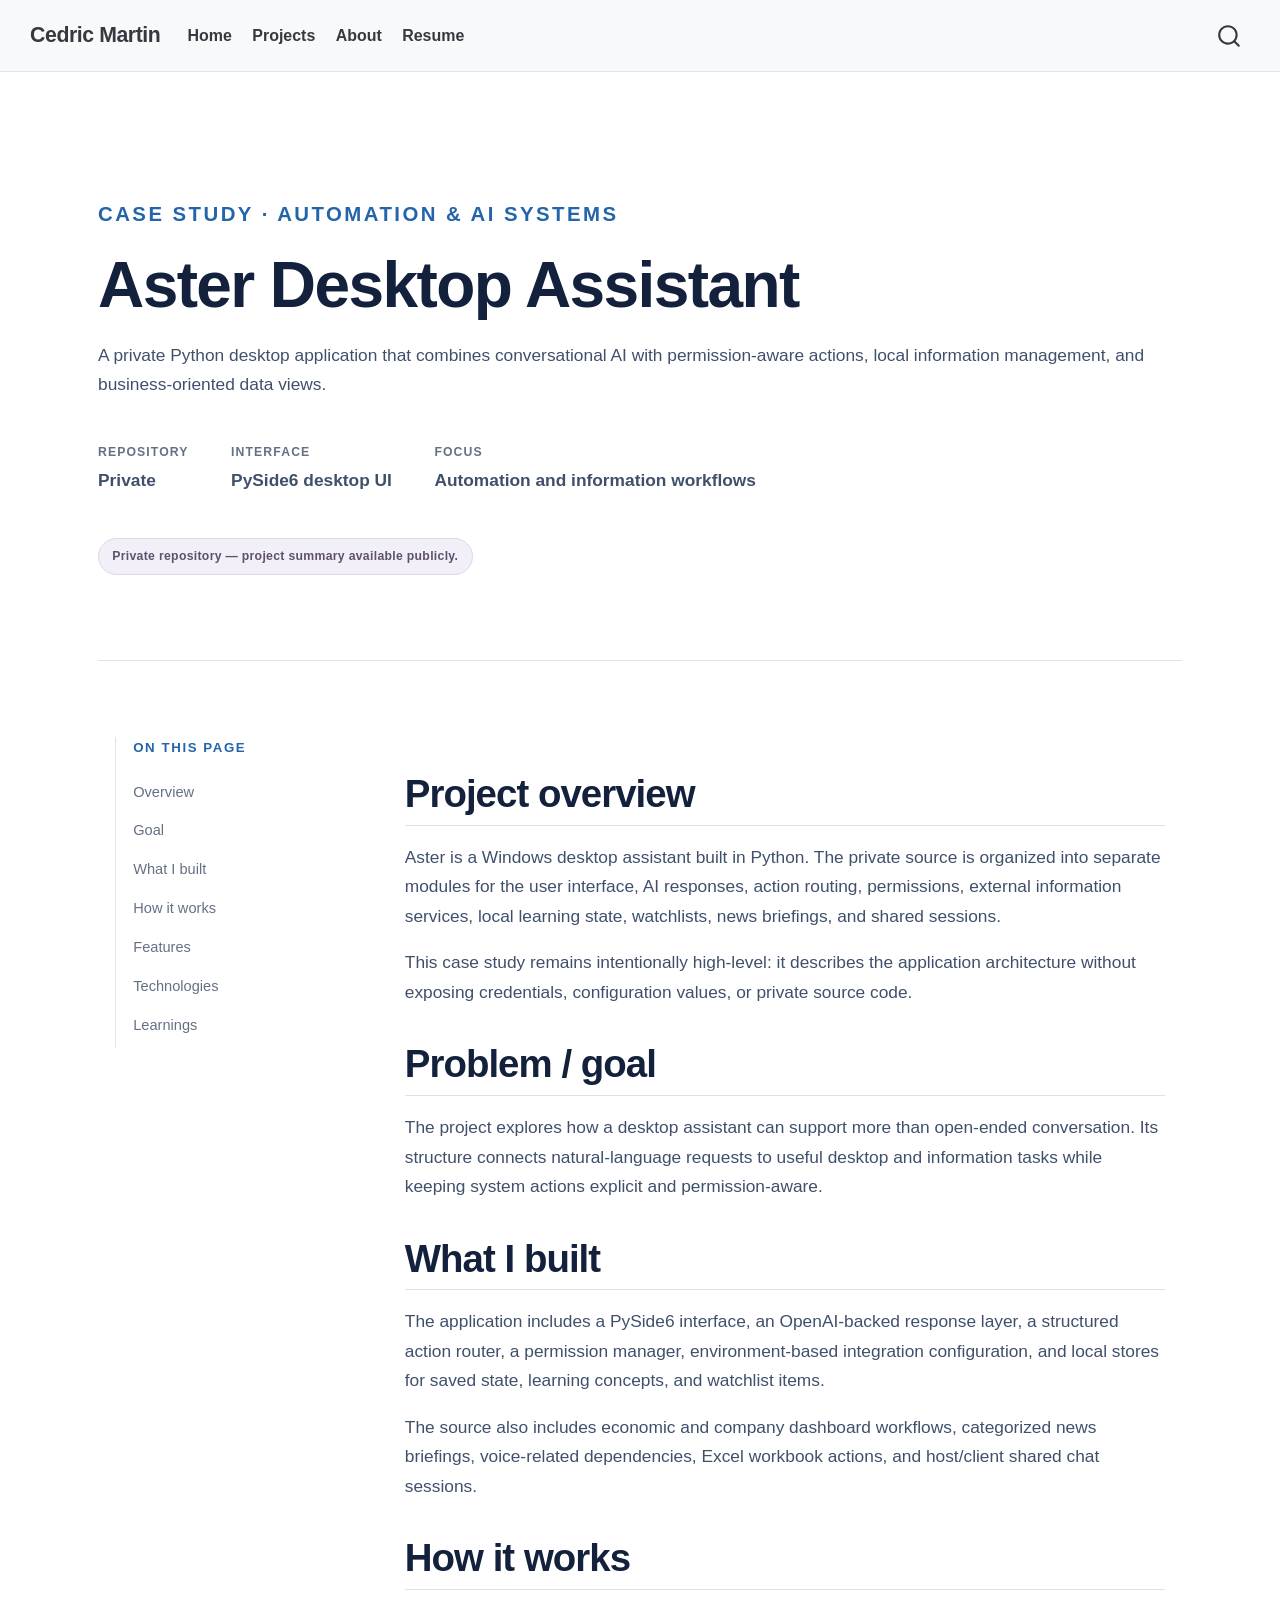
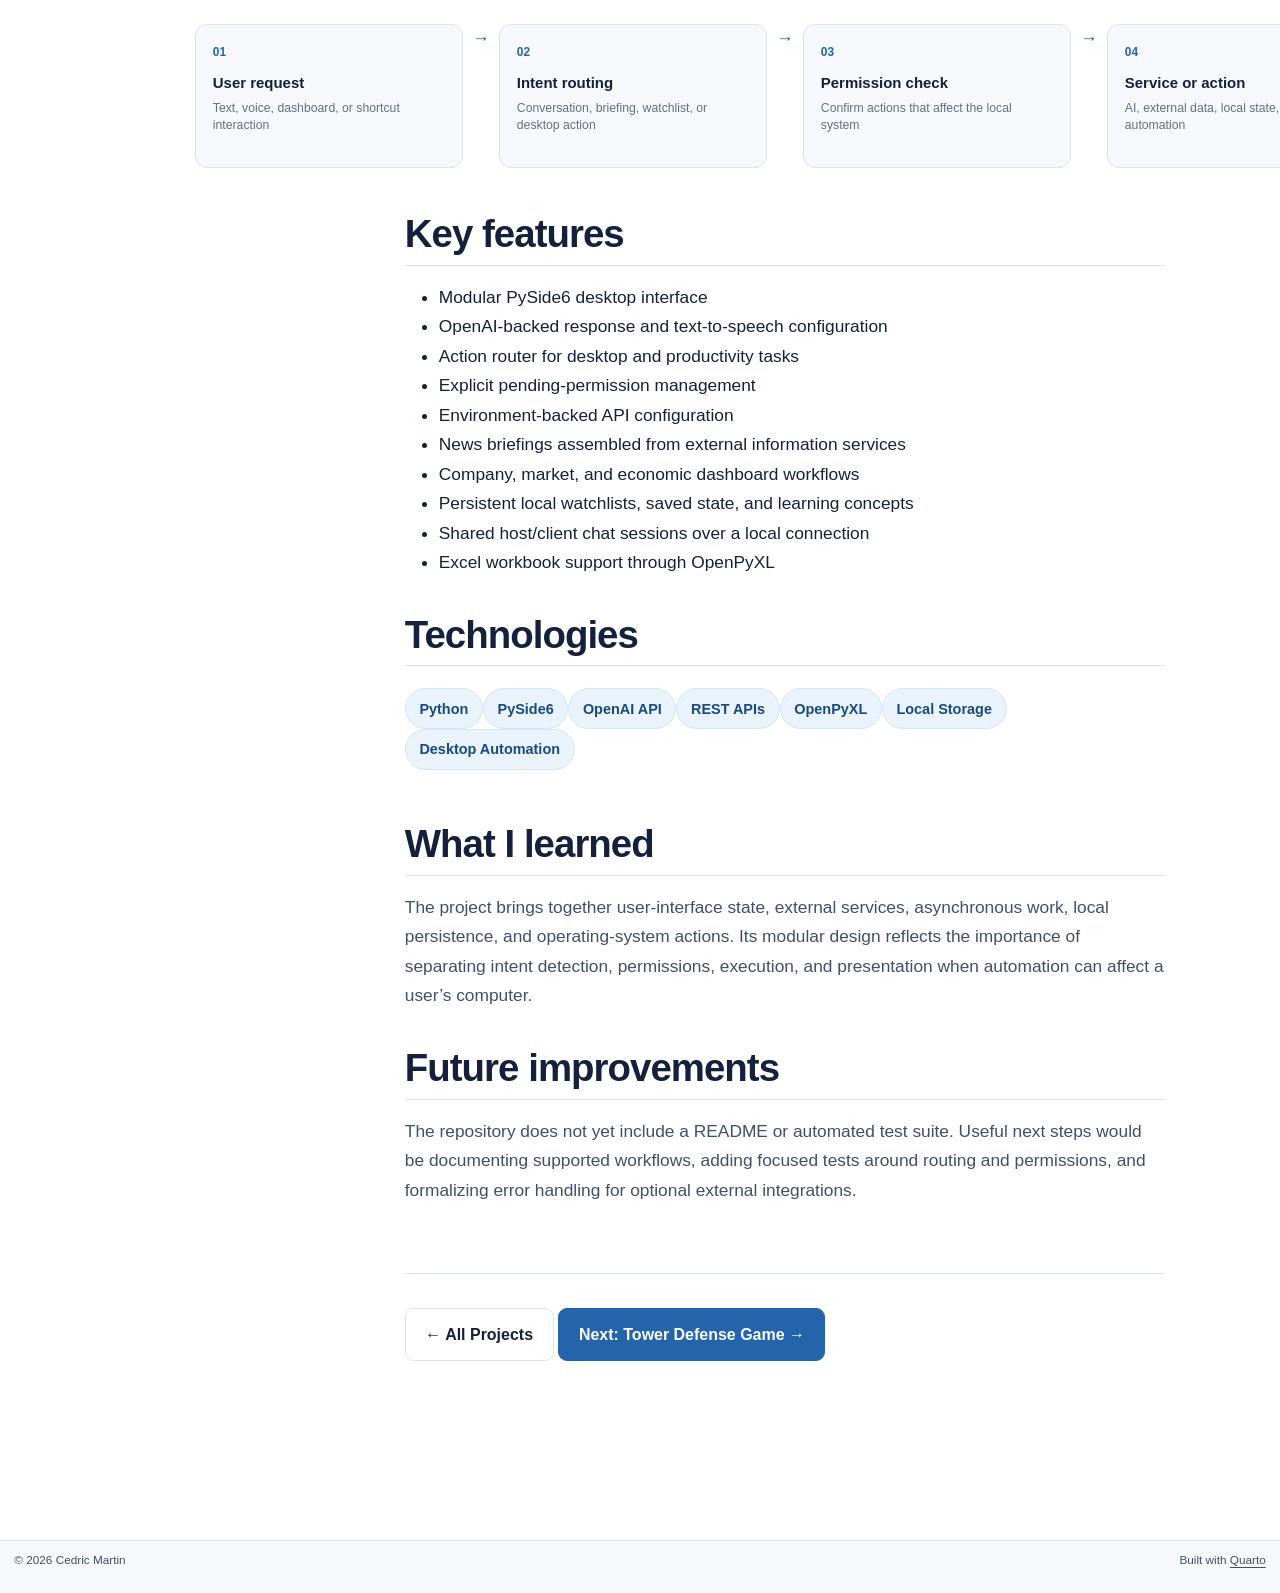
<file: projects/aster-assistant.html>
<!DOCTYPE html>
<html xmlns="http://www.w3.org/1999/xhtml" lang="en" xml:lang="en"><head>

<meta charset="utf-8">
<meta name="generator" content="quarto-1.10.18">

<meta name="viewport" content="width=device-width, initial-scale=1.0, user-scalable=yes">

<meta name="description" content="A case study of a private Python desktop assistant focused on AI, automation, information workflows, and permission-aware actions.">

<title>Aster Desktop Assistant | Cedric Martin – Cedric Martin</title>
<style>
/* Default styles provided by pandoc.
** See https://pandoc.org/MANUAL.html#variables-for-html for config info.
*/
span.smallcaps{font-variant: small-caps;}
div.columns{display: flex; gap: 1.5em;}
div.column{flex: auto;}
@media screen {
div.columns{gap: min(4vw, 1.5em);}
div.column{overflow-x: auto;}
}
div.hanging-indent{margin-left: 1.5em; text-indent: -1.5em;}
ul.task-list{list-style: none;}
ul.task-list li input[type="checkbox"] {
  width: 0.8em;
  margin: 0 0.8em 0.2em -1em; /* quarto-specific, see https://github.com/quarto-dev/quarto-cli/issues/4556 */ 
  vertical-align: middle;
}
</style>


<script src="../site_libs/quarto-nav/quarto-nav.js"></script>
<script src="../site_libs/clipboard/clipboard.min.js"></script>
<script src="../site_libs/quarto-search/autocomplete.umd.js"></script>
<script src="../site_libs/quarto-search/fuse.min.js"></script>
<script src="../site_libs/quarto-search/quarto-search.js"></script>
<meta name="quarto:offset" content="../">
<script src="../site_libs/quarto-html/quarto.js" type="module"></script>
<script src="../site_libs/quarto-html/tabsets/tabsets.js" type="module"></script>
<script src="../site_libs/quarto-html/popper.min.js"></script>
<script src="../site_libs/quarto-html/tippy.umd.min.js"></script>
<script src="../site_libs/quarto-html/anchor.min.js"></script>
<link href="../site_libs/quarto-html/tippy.css" rel="stylesheet">
<link href="../site_libs/quarto-html/quarto-syntax-highlighting-64a204ab8560d761af7679ceaba22944.css" rel="stylesheet" id="quarto-text-highlighting-styles">
<script src="../site_libs/bootstrap/bootstrap.min.js"></script>
<link href="../site_libs/bootstrap/bootstrap-icons.css" rel="stylesheet">
<link href="../site_libs/bootstrap/bootstrap-450c2eee02a231721e0cefa83b2ac8cc.min.css" rel="stylesheet" append-hash="true" id="quarto-bootstrap" data-mode="light">
<script id="quarto-search-options" type="application/json">{
  "location": "navbar",
  "copy-button": false,
  "collapse-after": 3,
  "panel-placement": "end",
  "type": "overlay",
  "limit": 50,
  "keyboard-shortcut": [
    "f",
    "/",
    "s"
  ],
  "show-item-context": false,
  "language": {
    "search-no-results-text": "No results",
    "search-matching-documents-text": "matching documents",
    "search-copy-link-title": "Copy link to search",
    "search-hide-matches-text": "Hide additional matches",
    "search-more-match-text": "more match in this document",
    "search-more-matches-text": "more matches in this document",
    "search-clear-button-title": "Clear",
    "search-text-placeholder": "",
    "search-detached-cancel-button-title": "Cancel",
    "search-submit-button-title": "Submit",
    "search-label": "Search"
  }
}</script>
<style>html{ scroll-behavior: smooth; }</style>


<link rel="stylesheet" href="../styles.css">
</head>

<body class="nav-fixed quarto-light">

<div id="quarto-search-results"></div>
  <header id="quarto-header" class="headroom fixed-top">
    <nav class="navbar navbar-expand-lg " data-bs-theme="dark">
      <div class="navbar-container container-fluid">
      <div class="navbar-brand-container mx-auto">
    <a class="navbar-brand" href="../index.html">
    <span class="navbar-title">Cedric Martin</span>
    </a>
  </div>
            <div id="quarto-search" class="" title="Search"></div>
          <button class="navbar-toggler" type="button" data-bs-toggle="collapse" data-bs-target="#navbarCollapse" aria-controls="navbarCollapse" role="menu" aria-expanded="false" aria-label="Toggle navigation" onclick="if (window.quartoToggleHeadroom) { window.quartoToggleHeadroom(); }">
  <span class="navbar-toggler-icon"></span>
</button>
          <div class="collapse navbar-collapse" id="navbarCollapse">
            <ul class="navbar-nav navbar-nav-scroll me-auto">
  <li class="nav-item">
    <a class="nav-link" href="../index.html"> 
<span class="menu-text">Home</span></a>
  </li>  
  <li class="nav-item">
    <a class="nav-link" href="../projects.html"> 
<span class="menu-text">Projects</span></a>
  </li>  
  <li class="nav-item">
    <a class="nav-link" href="../about.html"> 
<span class="menu-text">About</span></a>
  </li>  
  <li class="nav-item">
    <a class="nav-link" href="../resume.html"> 
<span class="menu-text">Resume</span></a>
  </li>  
</ul>
          </div> <!-- /navcollapse -->
            <div class="quarto-navbar-tools">
</div>
      </div> <!-- /container-fluid -->
    </nav>
</header>
<!-- content -->
<div id="quarto-content" class="quarto-container page-columns page-rows-contents page-layout-full page-navbar">
<!-- sidebar -->
<!-- margin-sidebar -->
    
<!-- main -->
<main class="content column-page" id="quarto-document-content">

<header id="title-block-header" class="quarto-title-block default">
<div class="quarto-title">
<h1 class="title">Aster Desktop Assistant</h1>
</div>

<div>
  <div class="description">
    A case study of a private Python desktop assistant focused on AI, automation, information workflows, and permission-aware actions.
  </div>
</div>


<div class="quarto-title-meta column-page">

    
  
    
  </div>
  


</header>


<div class="case-hero">
<p class="eyebrow">
Case study · Automation &amp; AI systems
</p>
<section id="aster-desktop-assistant" class="level1">
<h1>Aster Desktop Assistant</h1>
<p>A private Python desktop application that combines conversational AI with permission-aware actions, local information management, and business-oriented data views.</p>
<div class="case-meta">
<div class="meta-item">
<p><span>Repository</span> Private</p>
</div>
<div class="meta-item">
<p><span>Interface</span> PySide6 desktop UI</p>
</div>
<div class="meta-item">
<p><span>Focus</span> Automation and information workflows</p>
</div>
</div>
<p class="private-notice">
Private repository — project summary available publicly.
</p>
</section>
</div>
<div class="case-study">
<div class="case-sidebar">
<p class="sidebar-label">
On this page
</p>
<ul>
<li><a href="#project-overview">Overview</a></li>
<li><a href="#problem-goal">Goal</a></li>
<li><a href="#what-i-built">What I built</a></li>
<li><a href="#how-it-works">How it works</a></li>
<li><a href="#key-features">Features</a></li>
<li><a href="#technologies">Technologies</a></li>
<li><a href="#what-i-learned">Learnings</a></li>
</ul>
</div>
<div class="case-content">
<section id="project-overview" class="level2">
<h2 class="anchored" data-anchor-id="project-overview">Project overview</h2>
<p>Aster is a Windows desktop assistant built in Python. The private source is organized into separate modules for the user interface, AI responses, action routing, permissions, external information services, local learning state, watchlists, news briefings, and shared sessions.</p>
<p>This case study remains intentionally high-level: it describes the application architecture without exposing credentials, configuration values, or private source code.</p>
</section>
<section id="problem-goal" class="level2">
<h2 class="anchored" data-anchor-id="problem-goal">Problem / goal</h2>
<p>The project explores how a desktop assistant can support more than open-ended conversation. Its structure connects natural-language requests to useful desktop and information tasks while keeping system actions explicit and permission-aware.</p>
</section>
<section id="what-i-built" class="level2">
<h2 class="anchored" data-anchor-id="what-i-built">What I built</h2>
<p>The application includes a PySide6 interface, an OpenAI-backed response layer, a structured action router, a permission manager, environment-based integration configuration, and local stores for saved state, learning concepts, and watchlist items.</p>
<p>The source also includes economic and company dashboard workflows, categorized news briefings, voice-related dependencies, Excel workbook actions, and host/client shared chat sessions.</p>
</section>
<section id="how-it-works" class="level2">
<h2 class="anchored" data-anchor-id="how-it-works">How it works</h2>
<div class="pipeline" aria-label="Aster assistant workflow">
<div class="pipeline-step">
<p><span class="step-number">01</span> <strong>User request</strong> <small>Text, voice, dashboard, or shortcut interaction</small></p>
</div>
<p><span class="pipeline-arrow" aria-hidden="true">→</span></p>
<div class="pipeline-step">
<p><span class="step-number">02</span> <strong>Intent routing</strong> <small>Conversation, briefing, watchlist, or desktop action</small></p>
</div>
<p><span class="pipeline-arrow" aria-hidden="true">→</span></p>
<div class="pipeline-step">
<p><span class="step-number">03</span> <strong>Permission check</strong> <small>Confirm actions that affect the local system</small></p>
</div>
<p><span class="pipeline-arrow" aria-hidden="true">→</span></p>
<div class="pipeline-step">
<p><span class="step-number">04</span> <strong>Service or action</strong> <small>AI, external data, local state, or automation</small></p>
</div>
</div>
</section>
<section id="key-features" class="level2">
<h2 class="anchored" data-anchor-id="key-features">Key features</h2>
<ul>
<li>Modular PySide6 desktop interface</li>
<li>OpenAI-backed response and text-to-speech configuration</li>
<li>Action router for desktop and productivity tasks</li>
<li>Explicit pending-permission management</li>
<li>Environment-backed API configuration</li>
<li>News briefings assembled from external information services</li>
<li>Company, market, and economic dashboard workflows</li>
<li>Persistent local watchlists, saved state, and learning concepts</li>
<li>Shared host/client chat sessions over a local connection</li>
<li>Excel workbook support through OpenPyXL</li>
</ul>
</section>
<section id="technologies" class="level2">
<h2 class="anchored" data-anchor-id="technologies">Technologies</h2>
<div class="tag-list tag-list-large">
<p><span>Python</span><span>PySide6</span><span>OpenAI API</span><span>REST APIs</span><span>OpenPyXL</span><span>Local Storage</span><span>Desktop Automation</span></p>
</div>
</section>
<section id="what-i-learned" class="level2">
<h2 class="anchored" data-anchor-id="what-i-learned">What I learned</h2>
<p>The project brings together user-interface state, external services, asynchronous work, local persistence, and operating-system actions. Its modular design reflects the importance of separating intent detection, permissions, execution, and presentation when automation can affect a user’s computer.</p>
</section>
<section id="future-improvements" class="level2">
<h2 class="anchored" data-anchor-id="future-improvements">Future improvements</h2>
<p>The repository does not yet include a README or automated test suite. Useful next steps would be documenting supported workflows, adding focused tests around routing and permissions, and formalizing error handling for optional external integrations.</p>
<div class="case-footer-nav">
<p><a href="../projects.html" class="button button-secondary">← All Projects</a> <a href="../projects/tower-defense.html" class="button button-primary">Next: Tower Defense Game →</a></p>
</div>
</section>
</div>
</div>



</main> <!-- /main -->
<script id="quarto-html-after-body" type="application/javascript">
  window.document.addEventListener("DOMContentLoaded", function (event) {
    const icon = "";
    const anchorJS = new window.AnchorJS();
    anchorJS.options = {
      placement: 'right',
      icon: icon
    };
    anchorJS.add('.anchored');
    const isCodeAnnotation = (el) => {
      for (const clz of el.classList) {
        if (clz.startsWith('code-annotation-')) {                     
          return true;
        }
      }
      return false;
    }
    const onCopySuccess = function(e) {
      // button target
      const button = e.trigger;
      // don't keep focus
      button.blur();
      // flash "checked"
      button.classList.add('code-copy-button-checked');
      var currentTitle = button.getAttribute("title");
      button.setAttribute("title", "Copied!");
      let tooltip;
      if (window.bootstrap) {
        button.setAttribute("data-bs-toggle", "tooltip");
        button.setAttribute("data-bs-placement", "left");
        button.setAttribute("data-bs-title", "Copied!");
        tooltip = new bootstrap.Tooltip(button, 
          { trigger: "manual", 
            customClass: "code-copy-button-tooltip",
            offset: [0, -8]});
        tooltip.show();    
      }
      setTimeout(function() {
        if (tooltip) {
          tooltip.hide();
          button.removeAttribute("data-bs-title");
          button.removeAttribute("data-bs-toggle");
          button.removeAttribute("data-bs-placement");
        }
        button.setAttribute("title", currentTitle);
        button.classList.remove('code-copy-button-checked');
      }, 1000);
      // clear code selection
      e.clearSelection();
    }
    const getTextToCopy = function(trigger) {
      const outerScaffold = trigger.parentElement.cloneNode(true);
      const codeEl = outerScaffold.querySelector('code');
      for (const childEl of codeEl.children) {
        if (isCodeAnnotation(childEl)) {
          childEl.remove();
        }
      }
      return codeEl.innerText;
    }
    const clipboard = new window.ClipboardJS('.code-copy-button:not([data-in-quarto-modal])', {
      text: getTextToCopy
    });
    clipboard.on('success', onCopySuccess);
    if (window.document.getElementById('quarto-embedded-source-code-modal')) {
      const clipboardModal = new window.ClipboardJS('.code-copy-button[data-in-quarto-modal]', {
        text: getTextToCopy,
        container: window.document.getElementById('quarto-embedded-source-code-modal')
      });
      clipboardModal.on('success', onCopySuccess);
    }
      var localhostRegex = new RegExp(/^(?:http|https):\/\/localhost\:?[0-9]*\//);
      var mailtoRegex = new RegExp(/^mailto:/);
        var filterRegex = new RegExp('/' + window.location.host + '/');
      var isInternal = (href) => {
          return filterRegex.test(href) || localhostRegex.test(href) || mailtoRegex.test(href);
      }
      // Inspect non-navigation links and adorn them if external
     var links = window.document.querySelectorAll('a[href]:not(.nav-link):not(.navbar-brand):not(.toc-action):not(.sidebar-link):not(.sidebar-item-toggle):not(.pagination-link):not(.no-external):not([aria-hidden]):not(.dropdown-item):not(.quarto-navigation-tool):not(.about-link)');
      for (var i=0; i<links.length; i++) {
        const link = links[i];
        if (!isInternal(link.href)) {
          // undo the damage that might have been done by quarto-nav.js in the case of
          // links that we want to consider external
          if (link.dataset.originalHref !== undefined) {
            link.href = link.dataset.originalHref;
          }
            // target, if specified
            link.setAttribute("target", "_blank");
            if (link.getAttribute("rel") === null) {
              link.setAttribute("rel", "noopener");
            }
        }
      }
    function tippyHover(el, contentFn, onTriggerFn, onUntriggerFn) {
      const config = {
        allowHTML: true,
        maxWidth: 500,
        delay: 100,
        arrow: false,
        appendTo: function(el) {
            return el.parentElement;
        },
        interactive: true,
        interactiveBorder: 10,
        theme: 'quarto',
        placement: 'bottom-start',
      };
      if (contentFn) {
        config.content = contentFn;
      }
      if (onTriggerFn) {
        config.onTrigger = onTriggerFn;
      }
      if (onUntriggerFn) {
        config.onUntrigger = onUntriggerFn;
      }
      window.tippy(el, config); 
    }
    const noterefs = window.document.querySelectorAll('a[role="doc-noteref"]');
    for (var i=0; i<noterefs.length; i++) {
      const ref = noterefs[i];
      tippyHover(ref, function() {
        // use id or data attribute instead here
        let href = ref.getAttribute('data-footnote-href') || ref.getAttribute('href');
        try { href = new URL(href).hash; } catch {}
        const id = href.replace(/^#\/?/, "");
        const note = window.document.getElementById(id);
        if (note) {
          return note.innerHTML;
        } else {
          return "";
        }
      });
    }
    const xrefs = window.document.querySelectorAll('a.quarto-xref');
    const processXRef = (id, note) => {
      // Strip column container classes
      const stripColumnClz = (el) => {
        el.classList.remove("page-full", "page-columns");
        if (el.children) {
          for (const child of el.children) {
            stripColumnClz(child);
          }
        }
      }
      stripColumnClz(note)
      if (id === null || id.startsWith('sec-')) {
        // Special case sections, only their first couple elements
        const container = document.createElement("div");
        if (note.children && note.children.length > 2) {
          container.appendChild(note.children[0].cloneNode(true));
          for (let i = 1; i < note.children.length; i++) {
            const child = note.children[i];
            if (child.tagName === "P" && child.innerText === "") {
              continue;
            } else {
              container.appendChild(child.cloneNode(true));
              break;
            }
          }
          if (window.Quarto?.typesetMath) {
            window.Quarto.typesetMath(container);
          }
          return container.innerHTML
        } else {
          if (window.Quarto?.typesetMath) {
            window.Quarto.typesetMath(note);
          }
          return note.innerHTML;
        }
      } else {
        // Remove any anchor links if they are present
        const anchorLink = note.querySelector('a.anchorjs-link');
        if (anchorLink) {
          anchorLink.remove();
        }
        if (window.Quarto?.typesetMath) {
          window.Quarto.typesetMath(note);
        }
        if (note.classList.contains("callout")) {
          return note.outerHTML;
        } else {
          return note.innerHTML;
        }
      }
    }
    for (var i=0; i<xrefs.length; i++) {
      const xref = xrefs[i];
      tippyHover(xref, undefined, function(instance) {
        instance.disable();
        let url = xref.getAttribute('href');
        let hash = undefined; 
        if (url.startsWith('#')) {
          hash = url;
        } else {
          try { hash = new URL(url).hash; } catch {}
        }
        if (hash) {
          const id = hash.replace(/^#\/?/, "");
          const note = window.document.getElementById(id);
          if (note !== null) {
            try {
              const html = processXRef(id, note.cloneNode(true));
              instance.setContent(html);
            } finally {
              instance.enable();
              instance.show();
            }
          } else {
            // See if we can fetch this
            fetch(url.split('#')[0])
            .then(res => res.text())
            .then(html => {
              const parser = new DOMParser();
              const htmlDoc = parser.parseFromString(html, "text/html");
              const note = htmlDoc.getElementById(id);
              if (note !== null) {
                const html = processXRef(id, note);
                instance.setContent(html);
              } 
            }).finally(() => {
              instance.enable();
              instance.show();
            });
          }
        } else {
          // See if we can fetch a full url (with no hash to target)
          // This is a special case and we should probably do some content thinning / targeting
          fetch(url)
          .then(res => res.text())
          .then(html => {
            const parser = new DOMParser();
            const htmlDoc = parser.parseFromString(html, "text/html");
            const note = htmlDoc.querySelector('main.content');
            if (note !== null) {
              // This should only happen for chapter cross references
              // (since there is no id in the URL)
              // remove the first header
              if (note.children.length > 0 && note.children[0].tagName === "HEADER") {
                note.children[0].remove();
              }
              const html = processXRef(null, note);
              instance.setContent(html);
            } 
          }).finally(() => {
            instance.enable();
            instance.show();
          });
        }
      }, function(instance) {
      });
    }
        let selectedAnnoteEl;
        const selectorForAnnotation = ( cell, annotation) => {
          let cellAttr = 'data-code-cell="' + cell + '"';
          let lineAttr = 'data-code-annotation="' +  annotation + '"';
          const selector = 'span[' + cellAttr + '][' + lineAttr + ']';
          return selector;
        }
        const selectCodeLines = (annoteEl) => {
          const doc = window.document;
          const targetCell = annoteEl.getAttribute("data-target-cell");
          const targetAnnotation = annoteEl.getAttribute("data-target-annotation");
          const annoteSpan = window.document.querySelector(selectorForAnnotation(targetCell, targetAnnotation));
          const lines = annoteSpan.getAttribute("data-code-lines").split(",");
          const lineIds = lines.map((line) => {
            return targetCell + "-" + line;
          })
          let top = null;
          let height = null;
          let parent = null;
          if (lineIds.length > 0) {
              //compute the position of the single el (top and bottom and make a div)
              const el = window.document.getElementById(lineIds[0]);
              top = el.offsetTop;
              height = el.offsetHeight;
              parent = el.parentElement.parentElement;
            if (lineIds.length > 1) {
              const lastEl = window.document.getElementById(lineIds[lineIds.length - 1]);
              const bottom = lastEl.offsetTop + lastEl.offsetHeight;
              height = bottom - top;
            }
            if (top !== null && height !== null && parent !== null) {
              // cook up a div (if necessary) and position it 
              let div = window.document.getElementById("code-annotation-line-highlight");
              if (div === null) {
                div = window.document.createElement("div");
                div.setAttribute("id", "code-annotation-line-highlight");
                div.style.position = 'absolute';
                parent.appendChild(div);
              }
              div.style.top = top - 2 + "px";
              div.style.height = height + 4 + "px";
              div.style.left = 0;
              let gutterDiv = window.document.getElementById("code-annotation-line-highlight-gutter");
              if (gutterDiv === null) {
                gutterDiv = window.document.createElement("div");
                gutterDiv.setAttribute("id", "code-annotation-line-highlight-gutter");
                gutterDiv.style.position = 'absolute';
                const codeCell = window.document.getElementById(targetCell);
                const gutter = codeCell.querySelector('.code-annotation-gutter');
                gutter.appendChild(gutterDiv);
              }
              gutterDiv.style.top = top - 2 + "px";
              gutterDiv.style.height = height + 4 + "px";
            }
            selectedAnnoteEl = annoteEl;
          }
        };
        const unselectCodeLines = () => {
          const elementsIds = ["code-annotation-line-highlight", "code-annotation-line-highlight-gutter"];
          elementsIds.forEach((elId) => {
            const div = window.document.getElementById(elId);
            if (div) {
              div.remove();
            }
          });
          selectedAnnoteEl = undefined;
        };
          // Handle positioning of the toggle
      window.addEventListener(
        "resize",
        throttle(() => {
          elRect = undefined;
          if (selectedAnnoteEl) {
            selectCodeLines(selectedAnnoteEl);
          }
        }, 10)
      );
      function throttle(fn, ms) {
      let throttle = false;
      let timer;
        return (...args) => {
          if(!throttle) { // first call gets through
              fn.apply(this, args);
              throttle = true;
          } else { // all the others get throttled
              if(timer) clearTimeout(timer); // cancel #2
              timer = setTimeout(() => {
                fn.apply(this, args);
                timer = throttle = false;
              }, ms);
          }
        };
      }
        // Attach click handler to the DT
        const annoteDls = window.document.querySelectorAll('dt[data-target-cell]');
        for (const annoteDlNode of annoteDls) {
          annoteDlNode.addEventListener('click', (event) => {
            const clickedEl = event.target;
            if (clickedEl !== selectedAnnoteEl) {
              unselectCodeLines();
              const activeEl = window.document.querySelector('dt[data-target-cell].code-annotation-active');
              if (activeEl) {
                activeEl.classList.remove('code-annotation-active');
              }
              selectCodeLines(clickedEl);
              clickedEl.classList.add('code-annotation-active');
            } else {
              // Unselect the line
              unselectCodeLines();
              clickedEl.classList.remove('code-annotation-active');
            }
          });
        }
    const findCites = (el) => {
      const parentEl = el.parentElement;
      if (parentEl) {
        const cites = parentEl.dataset.cites;
        if (cites) {
          return {
            el,
            cites: cites.split(' ')
          };
        } else {
          return findCites(el.parentElement)
        }
      } else {
        return undefined;
      }
    };
    var bibliorefs = window.document.querySelectorAll('a[role="doc-biblioref"]');
    for (var i=0; i<bibliorefs.length; i++) {
      const ref = bibliorefs[i];
      const citeInfo = findCites(ref);
      if (citeInfo) {
        tippyHover(citeInfo.el, function() {
          var popup = window.document.createElement('div');
          citeInfo.cites.forEach(function(cite) {
            var citeDiv = window.document.createElement('div');
            citeDiv.classList.add('hanging-indent');
            citeDiv.classList.add('csl-entry');
            var biblioDiv = window.document.getElementById('ref-' + cite);
            if (biblioDiv) {
              citeDiv.innerHTML = biblioDiv.innerHTML;
            }
            popup.appendChild(citeDiv);
          });
          return popup.innerHTML;
        });
      }
    }
  });
  </script>
</div> <!-- /content -->
<footer class="footer">
  <div class="nav-footer">
    <div class="nav-footer-left">
<p>© 2026 Cedric Martin</p>
</div>   
    <div class="nav-footer-center">
      &nbsp;
    </div>
    <div class="nav-footer-right">
<p>Built with <a href="https://quarto.org/">Quarto</a></p>
</div>
  </div>
</footer>




<script src="../site_libs/quarto-html/zenscroll-min.js"></script>
</body></html>
</file>
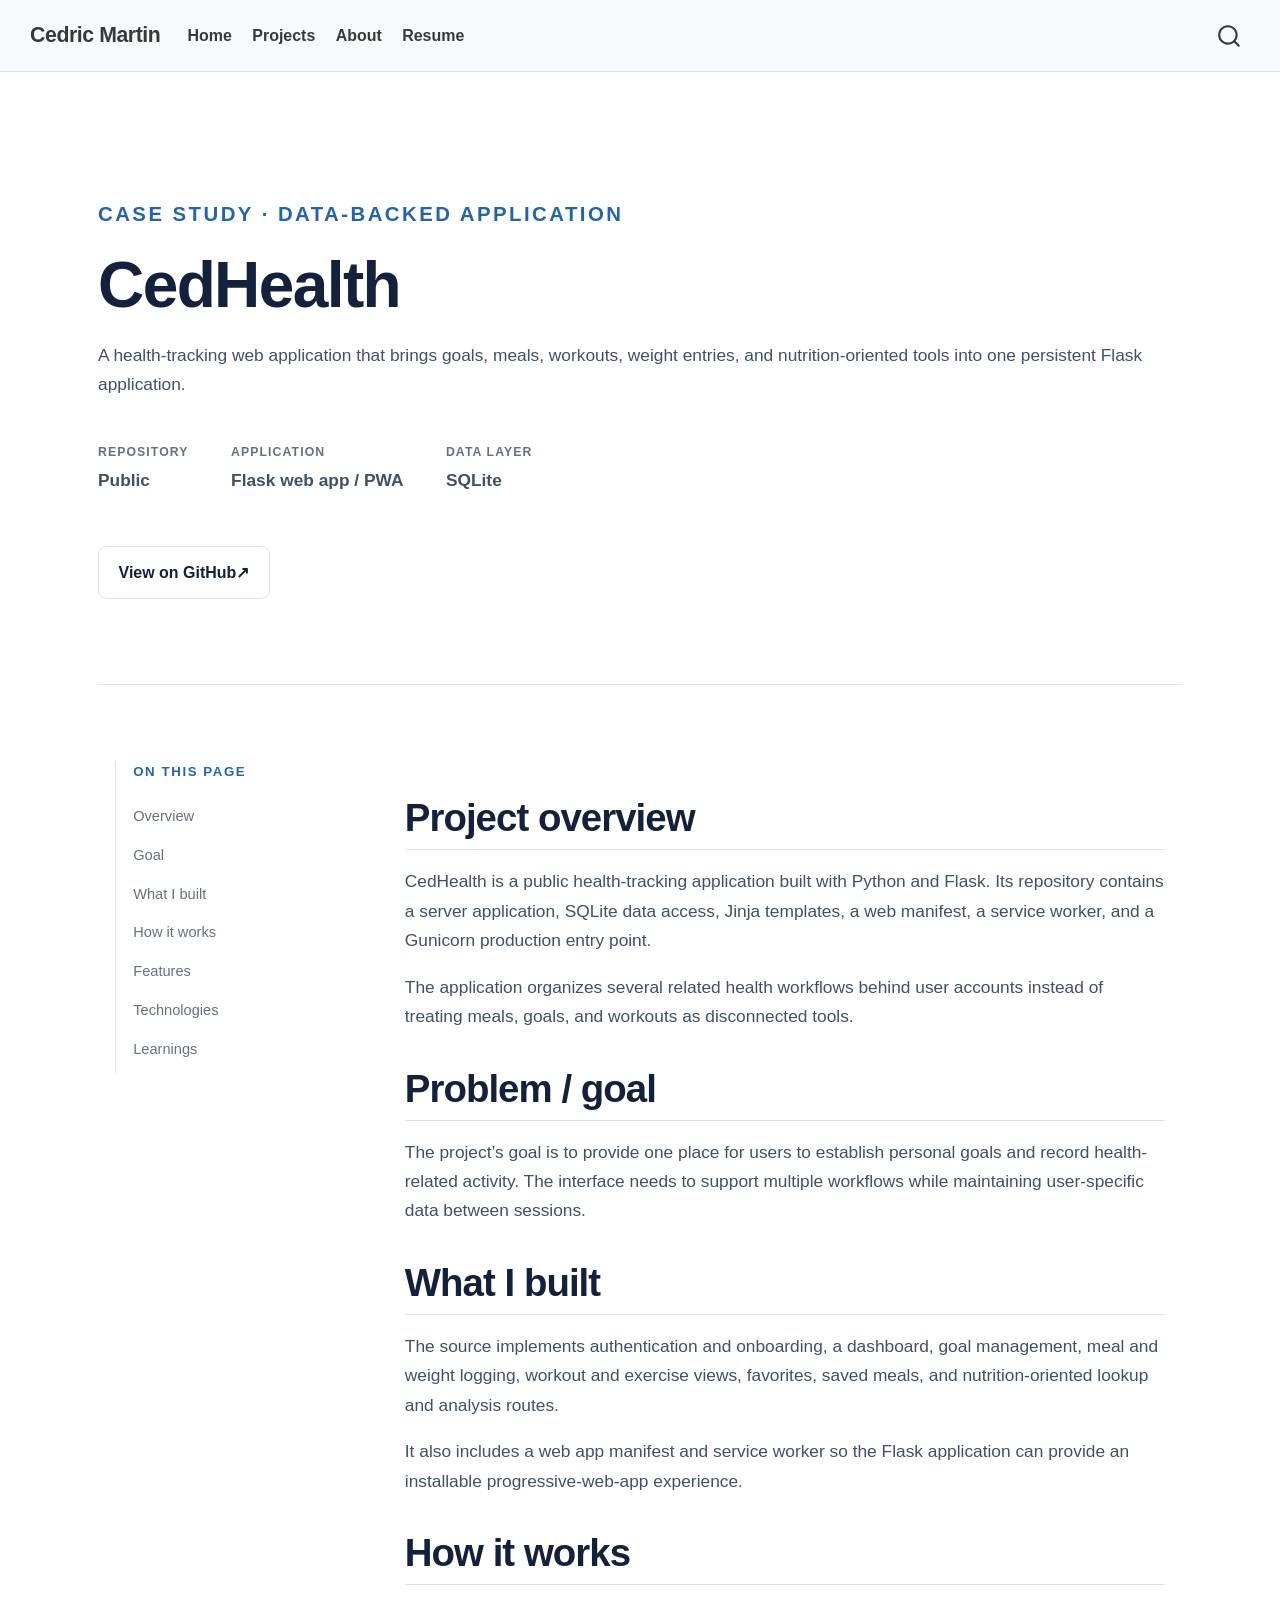
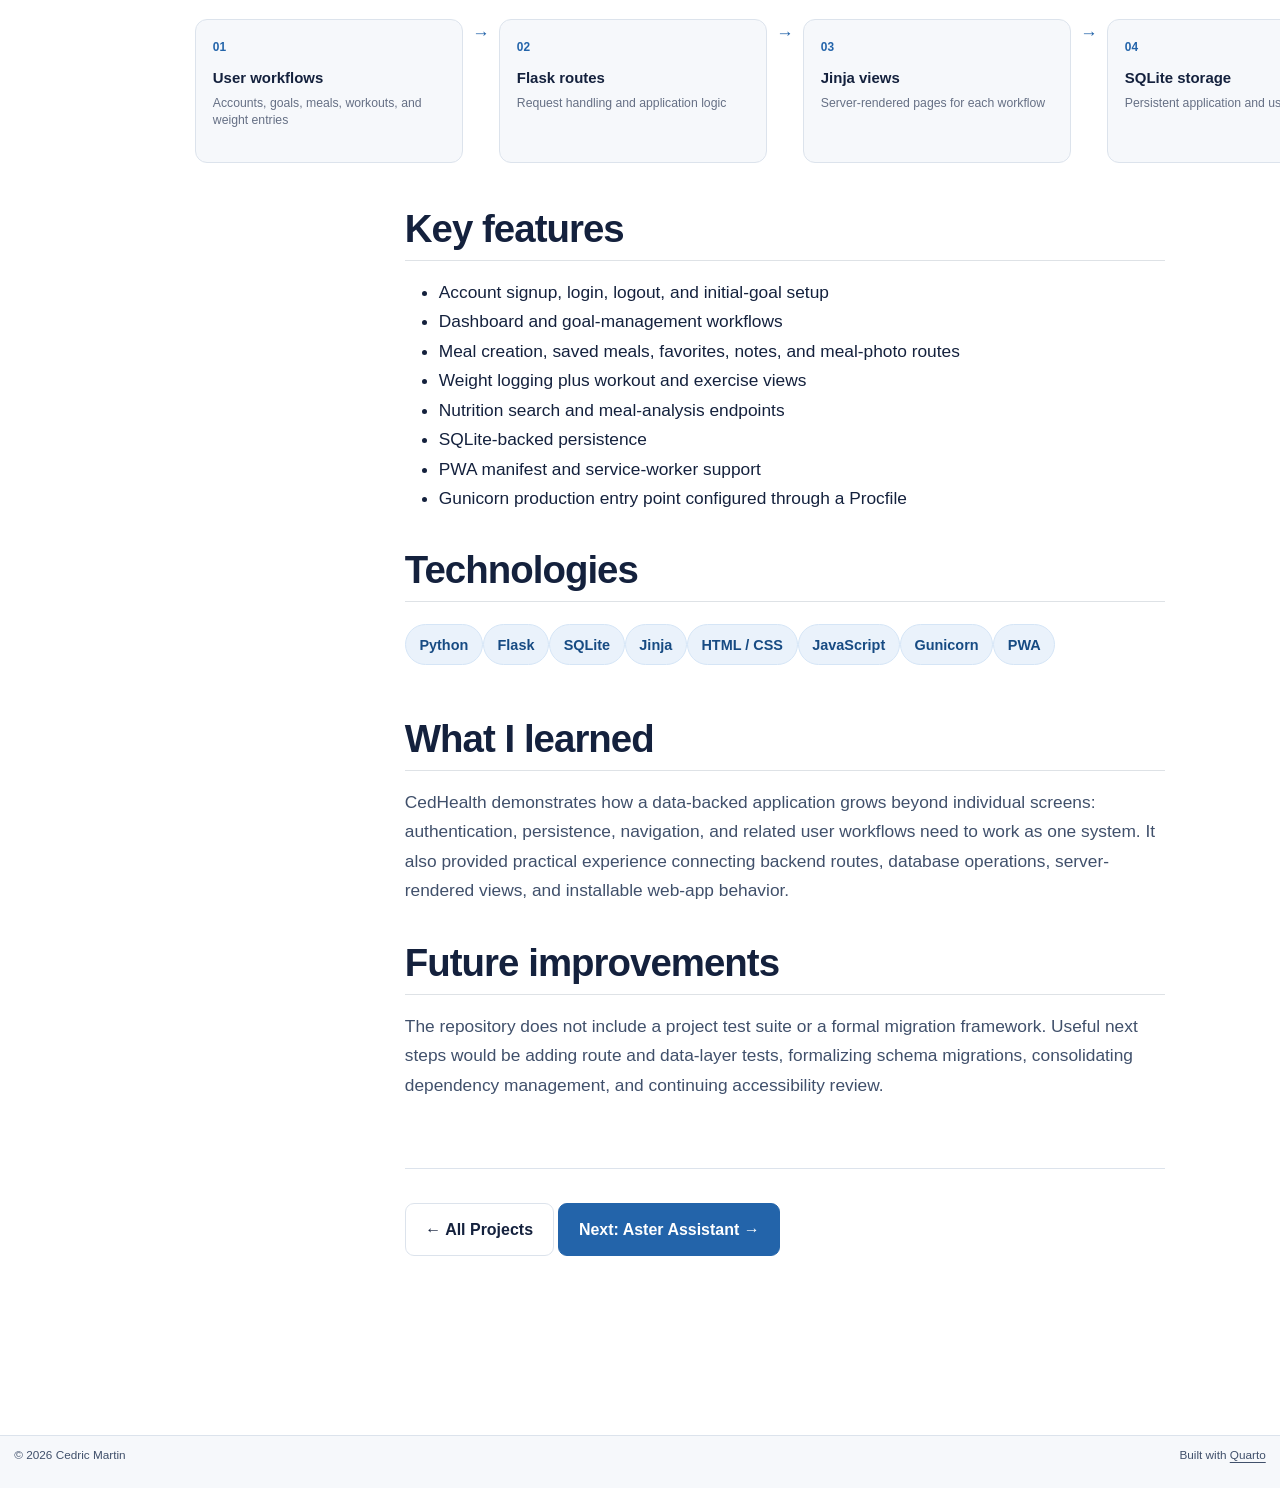
<file: projects/cedhealth.html>
<!DOCTYPE html>
<html xmlns="http://www.w3.org/1999/xhtml" lang="en" xml:lang="en"><head>

<meta charset="utf-8">
<meta name="generator" content="quarto-1.10.18">

<meta name="viewport" content="width=device-width, initial-scale=1.0, user-scalable=yes">

<meta name="description" content="A case study of CedHealth, a Flask and SQLite health-tracking application.">

<title>CedHealth | Cedric Martin – Cedric Martin</title>
<style>
/* Default styles provided by pandoc.
** See https://pandoc.org/MANUAL.html#variables-for-html for config info.
*/
span.smallcaps{font-variant: small-caps;}
div.columns{display: flex; gap: 1.5em;}
div.column{flex: auto;}
@media screen {
div.columns{gap: min(4vw, 1.5em);}
div.column{overflow-x: auto;}
}
div.hanging-indent{margin-left: 1.5em; text-indent: -1.5em;}
ul.task-list{list-style: none;}
ul.task-list li input[type="checkbox"] {
  width: 0.8em;
  margin: 0 0.8em 0.2em -1em; /* quarto-specific, see https://github.com/quarto-dev/quarto-cli/issues/4556 */ 
  vertical-align: middle;
}
</style>


<script src="../site_libs/quarto-nav/quarto-nav.js"></script>
<script src="../site_libs/clipboard/clipboard.min.js"></script>
<script src="../site_libs/quarto-search/autocomplete.umd.js"></script>
<script src="../site_libs/quarto-search/fuse.min.js"></script>
<script src="../site_libs/quarto-search/quarto-search.js"></script>
<meta name="quarto:offset" content="../">
<script src="../site_libs/quarto-html/quarto.js" type="module"></script>
<script src="../site_libs/quarto-html/tabsets/tabsets.js" type="module"></script>
<script src="../site_libs/quarto-html/popper.min.js"></script>
<script src="../site_libs/quarto-html/tippy.umd.min.js"></script>
<script src="../site_libs/quarto-html/anchor.min.js"></script>
<link href="../site_libs/quarto-html/tippy.css" rel="stylesheet">
<link href="../site_libs/quarto-html/quarto-syntax-highlighting-64a204ab8560d761af7679ceaba22944.css" rel="stylesheet" id="quarto-text-highlighting-styles">
<script src="../site_libs/bootstrap/bootstrap.min.js"></script>
<link href="../site_libs/bootstrap/bootstrap-icons.css" rel="stylesheet">
<link href="../site_libs/bootstrap/bootstrap-450c2eee02a231721e0cefa83b2ac8cc.min.css" rel="stylesheet" append-hash="true" id="quarto-bootstrap" data-mode="light">
<script id="quarto-search-options" type="application/json">{
  "location": "navbar",
  "copy-button": false,
  "collapse-after": 3,
  "panel-placement": "end",
  "type": "overlay",
  "limit": 50,
  "keyboard-shortcut": [
    "f",
    "/",
    "s"
  ],
  "show-item-context": false,
  "language": {
    "search-no-results-text": "No results",
    "search-matching-documents-text": "matching documents",
    "search-copy-link-title": "Copy link to search",
    "search-hide-matches-text": "Hide additional matches",
    "search-more-match-text": "more match in this document",
    "search-more-matches-text": "more matches in this document",
    "search-clear-button-title": "Clear",
    "search-text-placeholder": "",
    "search-detached-cancel-button-title": "Cancel",
    "search-submit-button-title": "Submit",
    "search-label": "Search"
  }
}</script>
<style>html{ scroll-behavior: smooth; }</style>


<link rel="stylesheet" href="../styles.css">
</head>

<body class="nav-fixed quarto-light">

<div id="quarto-search-results"></div>
  <header id="quarto-header" class="headroom fixed-top">
    <nav class="navbar navbar-expand-lg " data-bs-theme="dark">
      <div class="navbar-container container-fluid">
      <div class="navbar-brand-container mx-auto">
    <a class="navbar-brand" href="../index.html">
    <span class="navbar-title">Cedric Martin</span>
    </a>
  </div>
            <div id="quarto-search" class="" title="Search"></div>
          <button class="navbar-toggler" type="button" data-bs-toggle="collapse" data-bs-target="#navbarCollapse" aria-controls="navbarCollapse" role="menu" aria-expanded="false" aria-label="Toggle navigation" onclick="if (window.quartoToggleHeadroom) { window.quartoToggleHeadroom(); }">
  <span class="navbar-toggler-icon"></span>
</button>
          <div class="collapse navbar-collapse" id="navbarCollapse">
            <ul class="navbar-nav navbar-nav-scroll me-auto">
  <li class="nav-item">
    <a class="nav-link" href="../index.html"> 
<span class="menu-text">Home</span></a>
  </li>  
  <li class="nav-item">
    <a class="nav-link" href="../projects.html"> 
<span class="menu-text">Projects</span></a>
  </li>  
  <li class="nav-item">
    <a class="nav-link" href="../about.html"> 
<span class="menu-text">About</span></a>
  </li>  
  <li class="nav-item">
    <a class="nav-link" href="../resume.html"> 
<span class="menu-text">Resume</span></a>
  </li>  
</ul>
          </div> <!-- /navcollapse -->
            <div class="quarto-navbar-tools">
</div>
      </div> <!-- /container-fluid -->
    </nav>
</header>
<!-- content -->
<div id="quarto-content" class="quarto-container page-columns page-rows-contents page-layout-full page-navbar">
<!-- sidebar -->
<!-- margin-sidebar -->
    
<!-- main -->
<main class="content column-page" id="quarto-document-content">

<header id="title-block-header" class="quarto-title-block default">
<div class="quarto-title">
<h1 class="title">CedHealth</h1>
</div>

<div>
  <div class="description">
    A case study of CedHealth, a Flask and SQLite health-tracking application.
  </div>
</div>


<div class="quarto-title-meta column-page">

    
  
    
  </div>
  


</header>


<div class="case-hero">
<p class="eyebrow">
Case study · Data-backed application
</p>
<section id="cedhealth" class="level1">
<h1>CedHealth</h1>
<p>A health-tracking web application that brings goals, meals, workouts, weight entries, and nutrition-oriented tools into one persistent Flask application.</p>
<div class="case-meta">
<div class="meta-item">
<p><span>Repository</span> Public</p>
</div>
<div class="meta-item">
<p><span>Application</span> Flask web app / PWA</p>
</div>
<div class="meta-item">
<p><span>Data layer</span> SQLite</p>
</div>
</div>
<div class="hero-actions">
<p><a href="https://github.com/Cedricamartin02/CedHealth" class="button button-secondary">View on GitHub <span aria-hidden="true">↗</span></a></p>
</div>
</section>
</div>
<div class="case-study">
<div class="case-sidebar">
<p class="sidebar-label">
On this page
</p>
<ul>
<li><a href="#project-overview">Overview</a></li>
<li><a href="#problem-goal">Goal</a></li>
<li><a href="#what-i-built">What I built</a></li>
<li><a href="#how-it-works">How it works</a></li>
<li><a href="#key-features">Features</a></li>
<li><a href="#technologies">Technologies</a></li>
<li><a href="#what-i-learned">Learnings</a></li>
</ul>
</div>
<div class="case-content">
<section id="project-overview" class="level2">
<h2 class="anchored" data-anchor-id="project-overview">Project overview</h2>
<p>CedHealth is a public health-tracking application built with Python and Flask. Its repository contains a server application, SQLite data access, Jinja templates, a web manifest, a service worker, and a Gunicorn production entry point.</p>
<p>The application organizes several related health workflows behind user accounts instead of treating meals, goals, and workouts as disconnected tools.</p>
</section>
<section id="problem-goal" class="level2">
<h2 class="anchored" data-anchor-id="problem-goal">Problem / goal</h2>
<p>The project’s goal is to provide one place for users to establish personal goals and record health-related activity. The interface needs to support multiple workflows while maintaining user-specific data between sessions.</p>
</section>
<section id="what-i-built" class="level2">
<h2 class="anchored" data-anchor-id="what-i-built">What I built</h2>
<p>The source implements authentication and onboarding, a dashboard, goal management, meal and weight logging, workout and exercise views, favorites, saved meals, and nutrition-oriented lookup and analysis routes.</p>
<p>It also includes a web app manifest and service worker so the Flask application can provide an installable progressive-web-app experience.</p>
</section>
<section id="how-it-works" class="level2">
<h2 class="anchored" data-anchor-id="how-it-works">How it works</h2>
<div class="pipeline" aria-label="CedHealth application flow">
<div class="pipeline-step">
<p><span class="step-number">01</span> <strong>User workflows</strong> <small>Accounts, goals, meals, workouts, and weight entries</small></p>
</div>
<p><span class="pipeline-arrow" aria-hidden="true">→</span></p>
<div class="pipeline-step">
<p><span class="step-number">02</span> <strong>Flask routes</strong> <small>Request handling and application logic</small></p>
</div>
<p><span class="pipeline-arrow" aria-hidden="true">→</span></p>
<div class="pipeline-step">
<p><span class="step-number">03</span> <strong>Jinja views</strong> <small>Server-rendered pages for each workflow</small></p>
</div>
<p><span class="pipeline-arrow" aria-hidden="true">→</span></p>
<div class="pipeline-step">
<p><span class="step-number">04</span> <strong>SQLite storage</strong> <small>Persistent application and user data</small></p>
</div>
</div>
</section>
<section id="key-features" class="level2">
<h2 class="anchored" data-anchor-id="key-features">Key features</h2>
<ul>
<li>Account signup, login, logout, and initial-goal setup</li>
<li>Dashboard and goal-management workflows</li>
<li>Meal creation, saved meals, favorites, notes, and meal-photo routes</li>
<li>Weight logging plus workout and exercise views</li>
<li>Nutrition search and meal-analysis endpoints</li>
<li>SQLite-backed persistence</li>
<li>PWA manifest and service-worker support</li>
<li>Gunicorn production entry point configured through a Procfile</li>
</ul>
</section>
<section id="technologies" class="level2">
<h2 class="anchored" data-anchor-id="technologies">Technologies</h2>
<div class="tag-list tag-list-large">
<p><span>Python</span><span>Flask</span><span>SQLite</span><span>Jinja</span><span>HTML / CSS</span><span>JavaScript</span><span>Gunicorn</span><span>PWA</span></p>
</div>
</section>
<section id="what-i-learned" class="level2">
<h2 class="anchored" data-anchor-id="what-i-learned">What I learned</h2>
<p>CedHealth demonstrates how a data-backed application grows beyond individual screens: authentication, persistence, navigation, and related user workflows need to work as one system. It also provided practical experience connecting backend routes, database operations, server-rendered views, and installable web-app behavior.</p>
</section>
<section id="future-improvements" class="level2">
<h2 class="anchored" data-anchor-id="future-improvements">Future improvements</h2>
<p>The repository does not include a project test suite or a formal migration framework. Useful next steps would be adding route and data-layer tests, formalizing schema migrations, consolidating dependency management, and continuing accessibility review.</p>
<div class="case-footer-nav">
<p><a href="../projects.html" class="button button-secondary">← All Projects</a> <a href="../projects/aster-assistant.html" class="button button-primary">Next: Aster Assistant →</a></p>
</div>
</section>
</div>
</div>



</main> <!-- /main -->
<script id="quarto-html-after-body" type="application/javascript">
  window.document.addEventListener("DOMContentLoaded", function (event) {
    const icon = "";
    const anchorJS = new window.AnchorJS();
    anchorJS.options = {
      placement: 'right',
      icon: icon
    };
    anchorJS.add('.anchored');
    const isCodeAnnotation = (el) => {
      for (const clz of el.classList) {
        if (clz.startsWith('code-annotation-')) {                     
          return true;
        }
      }
      return false;
    }
    const onCopySuccess = function(e) {
      // button target
      const button = e.trigger;
      // don't keep focus
      button.blur();
      // flash "checked"
      button.classList.add('code-copy-button-checked');
      var currentTitle = button.getAttribute("title");
      button.setAttribute("title", "Copied!");
      let tooltip;
      if (window.bootstrap) {
        button.setAttribute("data-bs-toggle", "tooltip");
        button.setAttribute("data-bs-placement", "left");
        button.setAttribute("data-bs-title", "Copied!");
        tooltip = new bootstrap.Tooltip(button, 
          { trigger: "manual", 
            customClass: "code-copy-button-tooltip",
            offset: [0, -8]});
        tooltip.show();    
      }
      setTimeout(function() {
        if (tooltip) {
          tooltip.hide();
          button.removeAttribute("data-bs-title");
          button.removeAttribute("data-bs-toggle");
          button.removeAttribute("data-bs-placement");
        }
        button.setAttribute("title", currentTitle);
        button.classList.remove('code-copy-button-checked');
      }, 1000);
      // clear code selection
      e.clearSelection();
    }
    const getTextToCopy = function(trigger) {
      const outerScaffold = trigger.parentElement.cloneNode(true);
      const codeEl = outerScaffold.querySelector('code');
      for (const childEl of codeEl.children) {
        if (isCodeAnnotation(childEl)) {
          childEl.remove();
        }
      }
      return codeEl.innerText;
    }
    const clipboard = new window.ClipboardJS('.code-copy-button:not([data-in-quarto-modal])', {
      text: getTextToCopy
    });
    clipboard.on('success', onCopySuccess);
    if (window.document.getElementById('quarto-embedded-source-code-modal')) {
      const clipboardModal = new window.ClipboardJS('.code-copy-button[data-in-quarto-modal]', {
        text: getTextToCopy,
        container: window.document.getElementById('quarto-embedded-source-code-modal')
      });
      clipboardModal.on('success', onCopySuccess);
    }
      var localhostRegex = new RegExp(/^(?:http|https):\/\/localhost\:?[0-9]*\//);
      var mailtoRegex = new RegExp(/^mailto:/);
        var filterRegex = new RegExp('/' + window.location.host + '/');
      var isInternal = (href) => {
          return filterRegex.test(href) || localhostRegex.test(href) || mailtoRegex.test(href);
      }
      // Inspect non-navigation links and adorn them if external
     var links = window.document.querySelectorAll('a[href]:not(.nav-link):not(.navbar-brand):not(.toc-action):not(.sidebar-link):not(.sidebar-item-toggle):not(.pagination-link):not(.no-external):not([aria-hidden]):not(.dropdown-item):not(.quarto-navigation-tool):not(.about-link)');
      for (var i=0; i<links.length; i++) {
        const link = links[i];
        if (!isInternal(link.href)) {
          // undo the damage that might have been done by quarto-nav.js in the case of
          // links that we want to consider external
          if (link.dataset.originalHref !== undefined) {
            link.href = link.dataset.originalHref;
          }
            // target, if specified
            link.setAttribute("target", "_blank");
            if (link.getAttribute("rel") === null) {
              link.setAttribute("rel", "noopener");
            }
        }
      }
    function tippyHover(el, contentFn, onTriggerFn, onUntriggerFn) {
      const config = {
        allowHTML: true,
        maxWidth: 500,
        delay: 100,
        arrow: false,
        appendTo: function(el) {
            return el.parentElement;
        },
        interactive: true,
        interactiveBorder: 10,
        theme: 'quarto',
        placement: 'bottom-start',
      };
      if (contentFn) {
        config.content = contentFn;
      }
      if (onTriggerFn) {
        config.onTrigger = onTriggerFn;
      }
      if (onUntriggerFn) {
        config.onUntrigger = onUntriggerFn;
      }
      window.tippy(el, config); 
    }
    const noterefs = window.document.querySelectorAll('a[role="doc-noteref"]');
    for (var i=0; i<noterefs.length; i++) {
      const ref = noterefs[i];
      tippyHover(ref, function() {
        // use id or data attribute instead here
        let href = ref.getAttribute('data-footnote-href') || ref.getAttribute('href');
        try { href = new URL(href).hash; } catch {}
        const id = href.replace(/^#\/?/, "");
        const note = window.document.getElementById(id);
        if (note) {
          return note.innerHTML;
        } else {
          return "";
        }
      });
    }
    const xrefs = window.document.querySelectorAll('a.quarto-xref');
    const processXRef = (id, note) => {
      // Strip column container classes
      const stripColumnClz = (el) => {
        el.classList.remove("page-full", "page-columns");
        if (el.children) {
          for (const child of el.children) {
            stripColumnClz(child);
          }
        }
      }
      stripColumnClz(note)
      if (id === null || id.startsWith('sec-')) {
        // Special case sections, only their first couple elements
        const container = document.createElement("div");
        if (note.children && note.children.length > 2) {
          container.appendChild(note.children[0].cloneNode(true));
          for (let i = 1; i < note.children.length; i++) {
            const child = note.children[i];
            if (child.tagName === "P" && child.innerText === "") {
              continue;
            } else {
              container.appendChild(child.cloneNode(true));
              break;
            }
          }
          if (window.Quarto?.typesetMath) {
            window.Quarto.typesetMath(container);
          }
          return container.innerHTML
        } else {
          if (window.Quarto?.typesetMath) {
            window.Quarto.typesetMath(note);
          }
          return note.innerHTML;
        }
      } else {
        // Remove any anchor links if they are present
        const anchorLink = note.querySelector('a.anchorjs-link');
        if (anchorLink) {
          anchorLink.remove();
        }
        if (window.Quarto?.typesetMath) {
          window.Quarto.typesetMath(note);
        }
        if (note.classList.contains("callout")) {
          return note.outerHTML;
        } else {
          return note.innerHTML;
        }
      }
    }
    for (var i=0; i<xrefs.length; i++) {
      const xref = xrefs[i];
      tippyHover(xref, undefined, function(instance) {
        instance.disable();
        let url = xref.getAttribute('href');
        let hash = undefined; 
        if (url.startsWith('#')) {
          hash = url;
        } else {
          try { hash = new URL(url).hash; } catch {}
        }
        if (hash) {
          const id = hash.replace(/^#\/?/, "");
          const note = window.document.getElementById(id);
          if (note !== null) {
            try {
              const html = processXRef(id, note.cloneNode(true));
              instance.setContent(html);
            } finally {
              instance.enable();
              instance.show();
            }
          } else {
            // See if we can fetch this
            fetch(url.split('#')[0])
            .then(res => res.text())
            .then(html => {
              const parser = new DOMParser();
              const htmlDoc = parser.parseFromString(html, "text/html");
              const note = htmlDoc.getElementById(id);
              if (note !== null) {
                const html = processXRef(id, note);
                instance.setContent(html);
              } 
            }).finally(() => {
              instance.enable();
              instance.show();
            });
          }
        } else {
          // See if we can fetch a full url (with no hash to target)
          // This is a special case and we should probably do some content thinning / targeting
          fetch(url)
          .then(res => res.text())
          .then(html => {
            const parser = new DOMParser();
            const htmlDoc = parser.parseFromString(html, "text/html");
            const note = htmlDoc.querySelector('main.content');
            if (note !== null) {
              // This should only happen for chapter cross references
              // (since there is no id in the URL)
              // remove the first header
              if (note.children.length > 0 && note.children[0].tagName === "HEADER") {
                note.children[0].remove();
              }
              const html = processXRef(null, note);
              instance.setContent(html);
            } 
          }).finally(() => {
            instance.enable();
            instance.show();
          });
        }
      }, function(instance) {
      });
    }
        let selectedAnnoteEl;
        const selectorForAnnotation = ( cell, annotation) => {
          let cellAttr = 'data-code-cell="' + cell + '"';
          let lineAttr = 'data-code-annotation="' +  annotation + '"';
          const selector = 'span[' + cellAttr + '][' + lineAttr + ']';
          return selector;
        }
        const selectCodeLines = (annoteEl) => {
          const doc = window.document;
          const targetCell = annoteEl.getAttribute("data-target-cell");
          const targetAnnotation = annoteEl.getAttribute("data-target-annotation");
          const annoteSpan = window.document.querySelector(selectorForAnnotation(targetCell, targetAnnotation));
          const lines = annoteSpan.getAttribute("data-code-lines").split(",");
          const lineIds = lines.map((line) => {
            return targetCell + "-" + line;
          })
          let top = null;
          let height = null;
          let parent = null;
          if (lineIds.length > 0) {
              //compute the position of the single el (top and bottom and make a div)
              const el = window.document.getElementById(lineIds[0]);
              top = el.offsetTop;
              height = el.offsetHeight;
              parent = el.parentElement.parentElement;
            if (lineIds.length > 1) {
              const lastEl = window.document.getElementById(lineIds[lineIds.length - 1]);
              const bottom = lastEl.offsetTop + lastEl.offsetHeight;
              height = bottom - top;
            }
            if (top !== null && height !== null && parent !== null) {
              // cook up a div (if necessary) and position it 
              let div = window.document.getElementById("code-annotation-line-highlight");
              if (div === null) {
                div = window.document.createElement("div");
                div.setAttribute("id", "code-annotation-line-highlight");
                div.style.position = 'absolute';
                parent.appendChild(div);
              }
              div.style.top = top - 2 + "px";
              div.style.height = height + 4 + "px";
              div.style.left = 0;
              let gutterDiv = window.document.getElementById("code-annotation-line-highlight-gutter");
              if (gutterDiv === null) {
                gutterDiv = window.document.createElement("div");
                gutterDiv.setAttribute("id", "code-annotation-line-highlight-gutter");
                gutterDiv.style.position = 'absolute';
                const codeCell = window.document.getElementById(targetCell);
                const gutter = codeCell.querySelector('.code-annotation-gutter');
                gutter.appendChild(gutterDiv);
              }
              gutterDiv.style.top = top - 2 + "px";
              gutterDiv.style.height = height + 4 + "px";
            }
            selectedAnnoteEl = annoteEl;
          }
        };
        const unselectCodeLines = () => {
          const elementsIds = ["code-annotation-line-highlight", "code-annotation-line-highlight-gutter"];
          elementsIds.forEach((elId) => {
            const div = window.document.getElementById(elId);
            if (div) {
              div.remove();
            }
          });
          selectedAnnoteEl = undefined;
        };
          // Handle positioning of the toggle
      window.addEventListener(
        "resize",
        throttle(() => {
          elRect = undefined;
          if (selectedAnnoteEl) {
            selectCodeLines(selectedAnnoteEl);
          }
        }, 10)
      );
      function throttle(fn, ms) {
      let throttle = false;
      let timer;
        return (...args) => {
          if(!throttle) { // first call gets through
              fn.apply(this, args);
              throttle = true;
          } else { // all the others get throttled
              if(timer) clearTimeout(timer); // cancel #2
              timer = setTimeout(() => {
                fn.apply(this, args);
                timer = throttle = false;
              }, ms);
          }
        };
      }
        // Attach click handler to the DT
        const annoteDls = window.document.querySelectorAll('dt[data-target-cell]');
        for (const annoteDlNode of annoteDls) {
          annoteDlNode.addEventListener('click', (event) => {
            const clickedEl = event.target;
            if (clickedEl !== selectedAnnoteEl) {
              unselectCodeLines();
              const activeEl = window.document.querySelector('dt[data-target-cell].code-annotation-active');
              if (activeEl) {
                activeEl.classList.remove('code-annotation-active');
              }
              selectCodeLines(clickedEl);
              clickedEl.classList.add('code-annotation-active');
            } else {
              // Unselect the line
              unselectCodeLines();
              clickedEl.classList.remove('code-annotation-active');
            }
          });
        }
    const findCites = (el) => {
      const parentEl = el.parentElement;
      if (parentEl) {
        const cites = parentEl.dataset.cites;
        if (cites) {
          return {
            el,
            cites: cites.split(' ')
          };
        } else {
          return findCites(el.parentElement)
        }
      } else {
        return undefined;
      }
    };
    var bibliorefs = window.document.querySelectorAll('a[role="doc-biblioref"]');
    for (var i=0; i<bibliorefs.length; i++) {
      const ref = bibliorefs[i];
      const citeInfo = findCites(ref);
      if (citeInfo) {
        tippyHover(citeInfo.el, function() {
          var popup = window.document.createElement('div');
          citeInfo.cites.forEach(function(cite) {
            var citeDiv = window.document.createElement('div');
            citeDiv.classList.add('hanging-indent');
            citeDiv.classList.add('csl-entry');
            var biblioDiv = window.document.getElementById('ref-' + cite);
            if (biblioDiv) {
              citeDiv.innerHTML = biblioDiv.innerHTML;
            }
            popup.appendChild(citeDiv);
          });
          return popup.innerHTML;
        });
      }
    }
  });
  </script>
</div> <!-- /content -->
<footer class="footer">
  <div class="nav-footer">
    <div class="nav-footer-left">
<p>© 2026 Cedric Martin</p>
</div>   
    <div class="nav-footer-center">
      &nbsp;
    </div>
    <div class="nav-footer-right">
<p>Built with <a href="https://quarto.org/">Quarto</a></p>
</div>
  </div>
</footer>




<script src="../site_libs/quarto-html/zenscroll-min.js"></script>
</body></html>
</file>
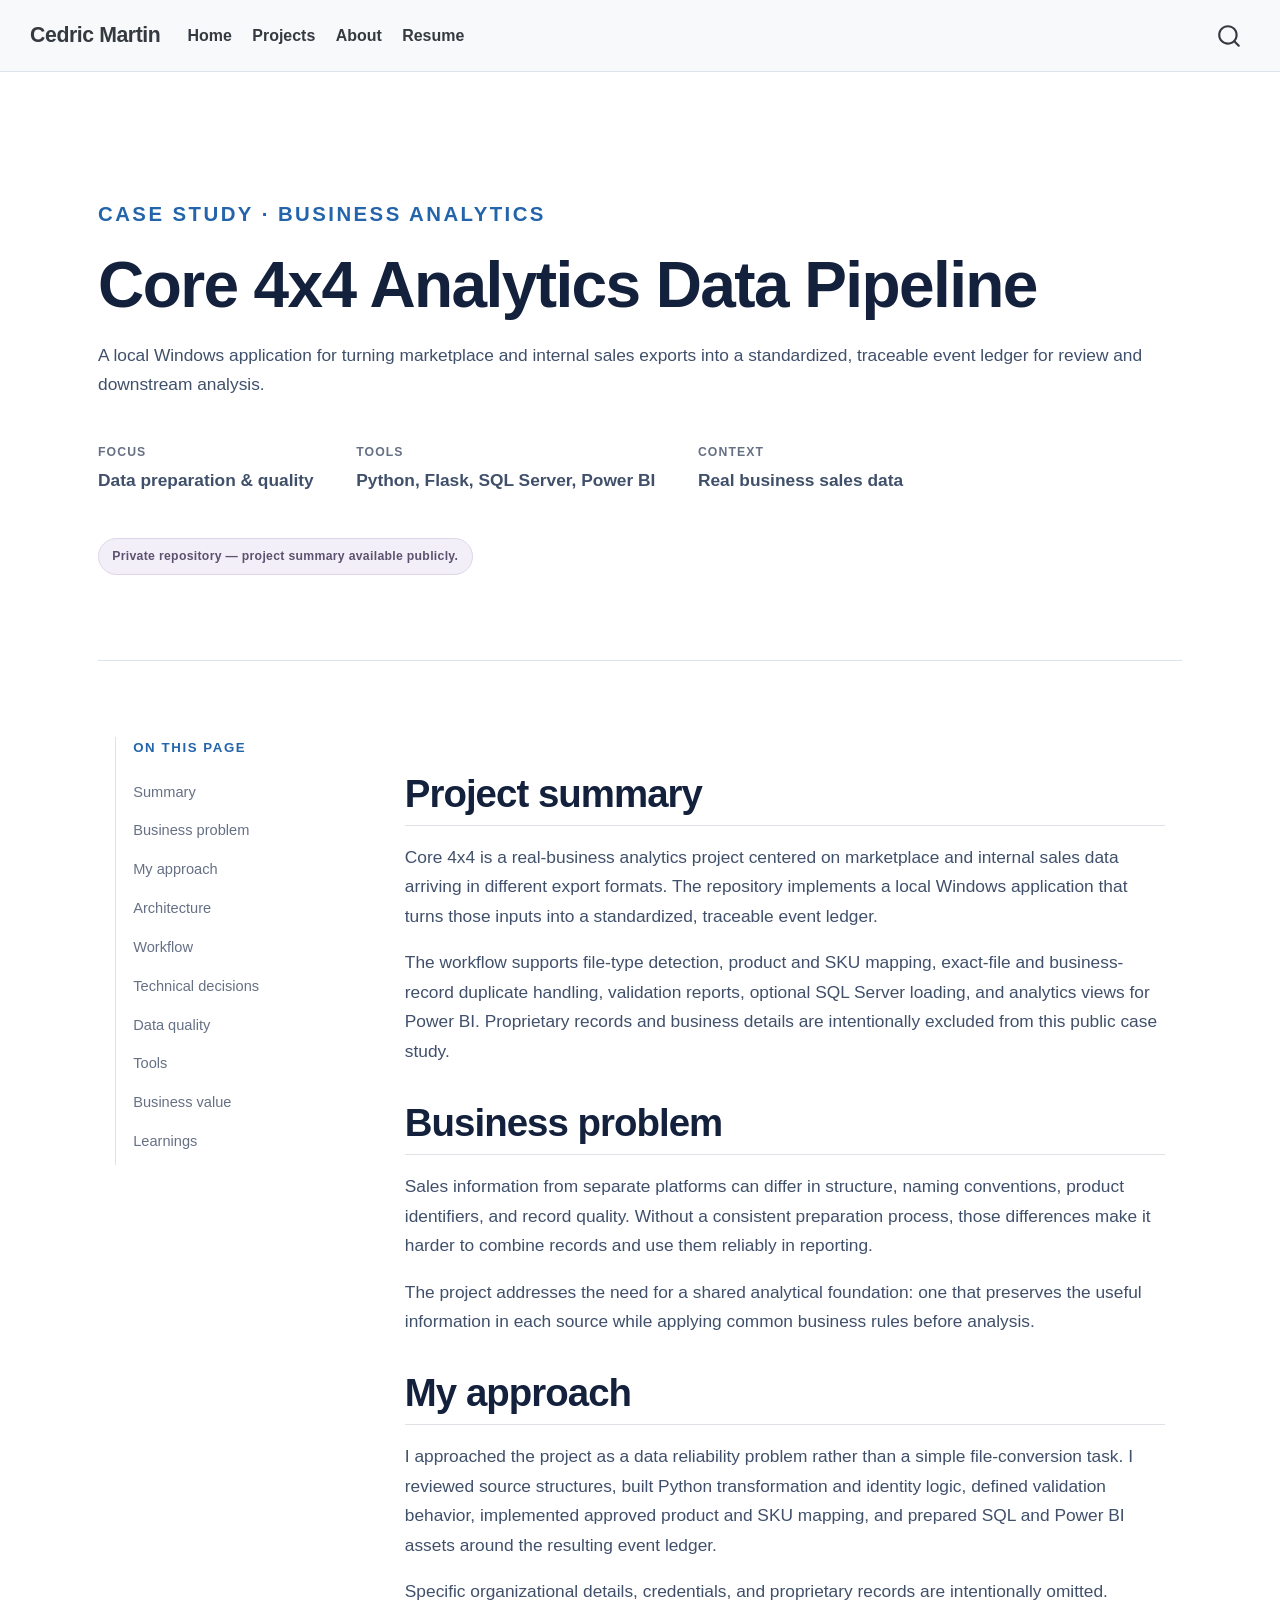
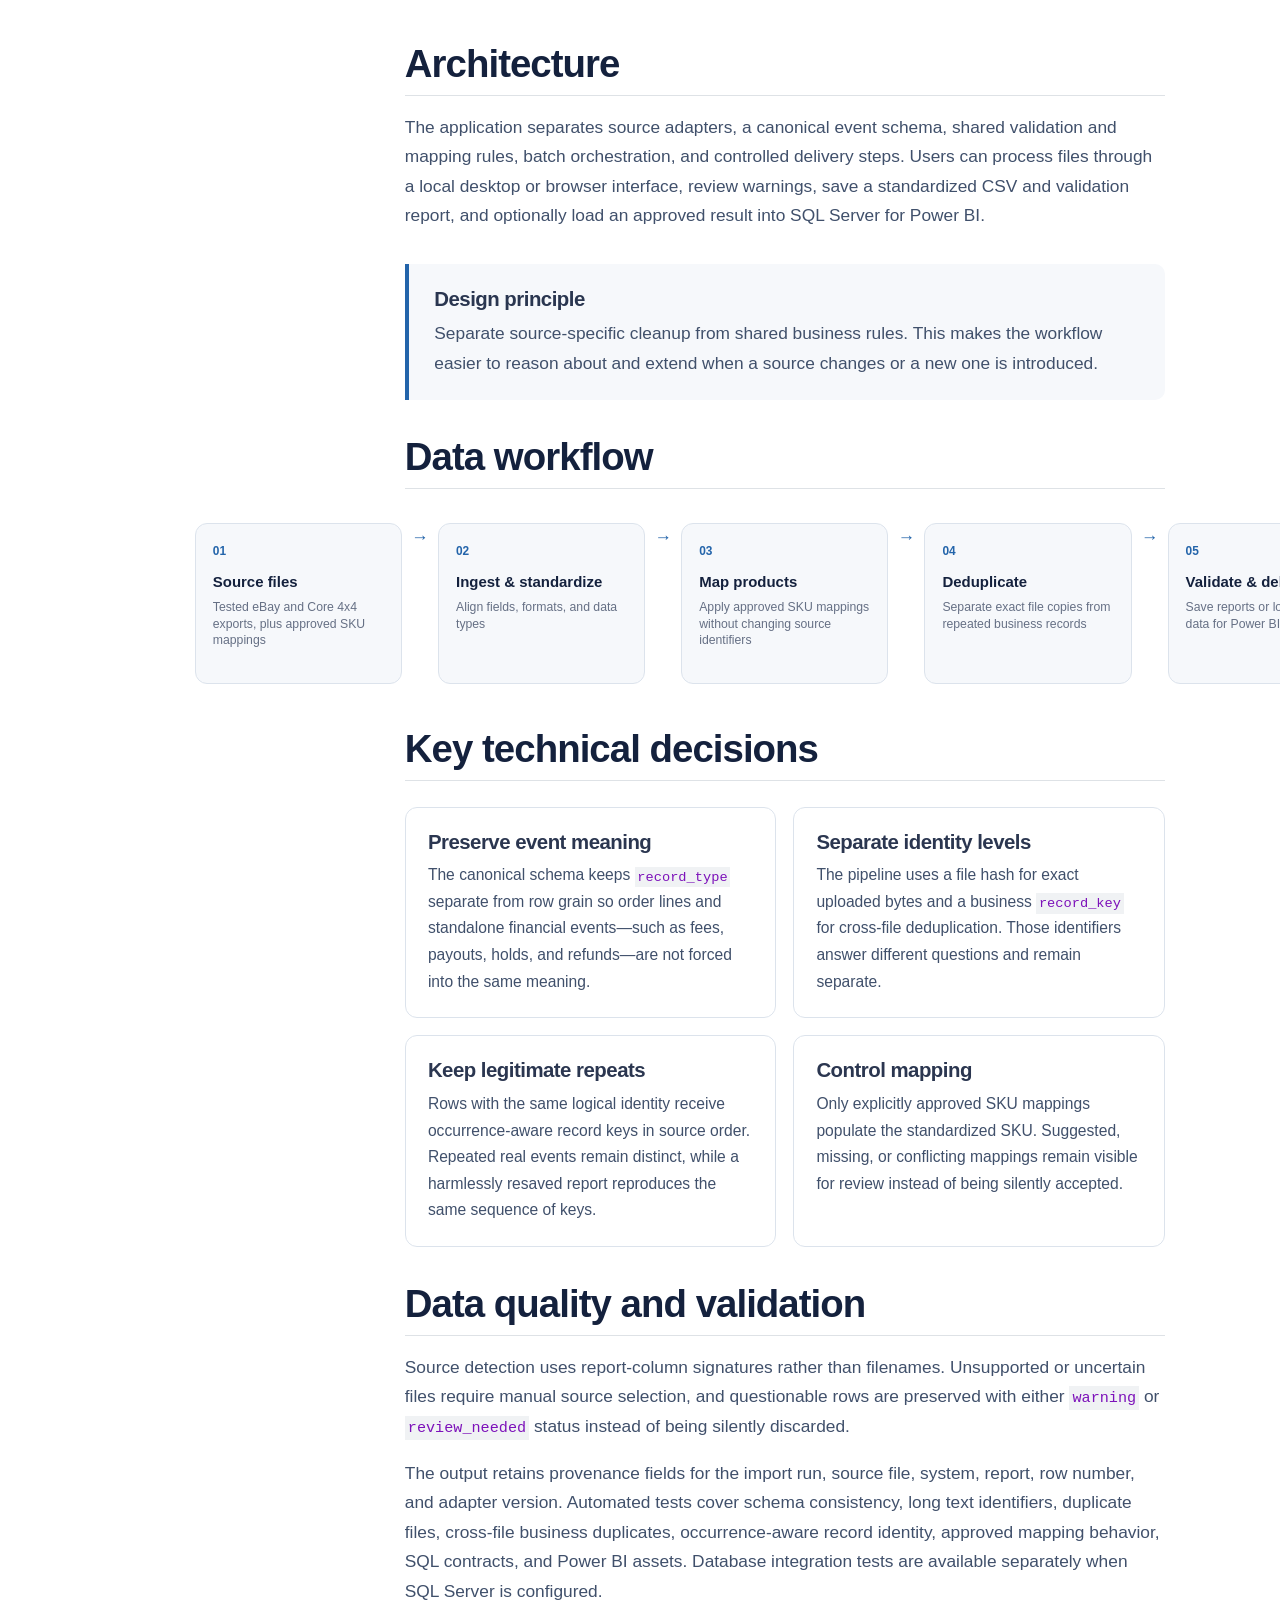
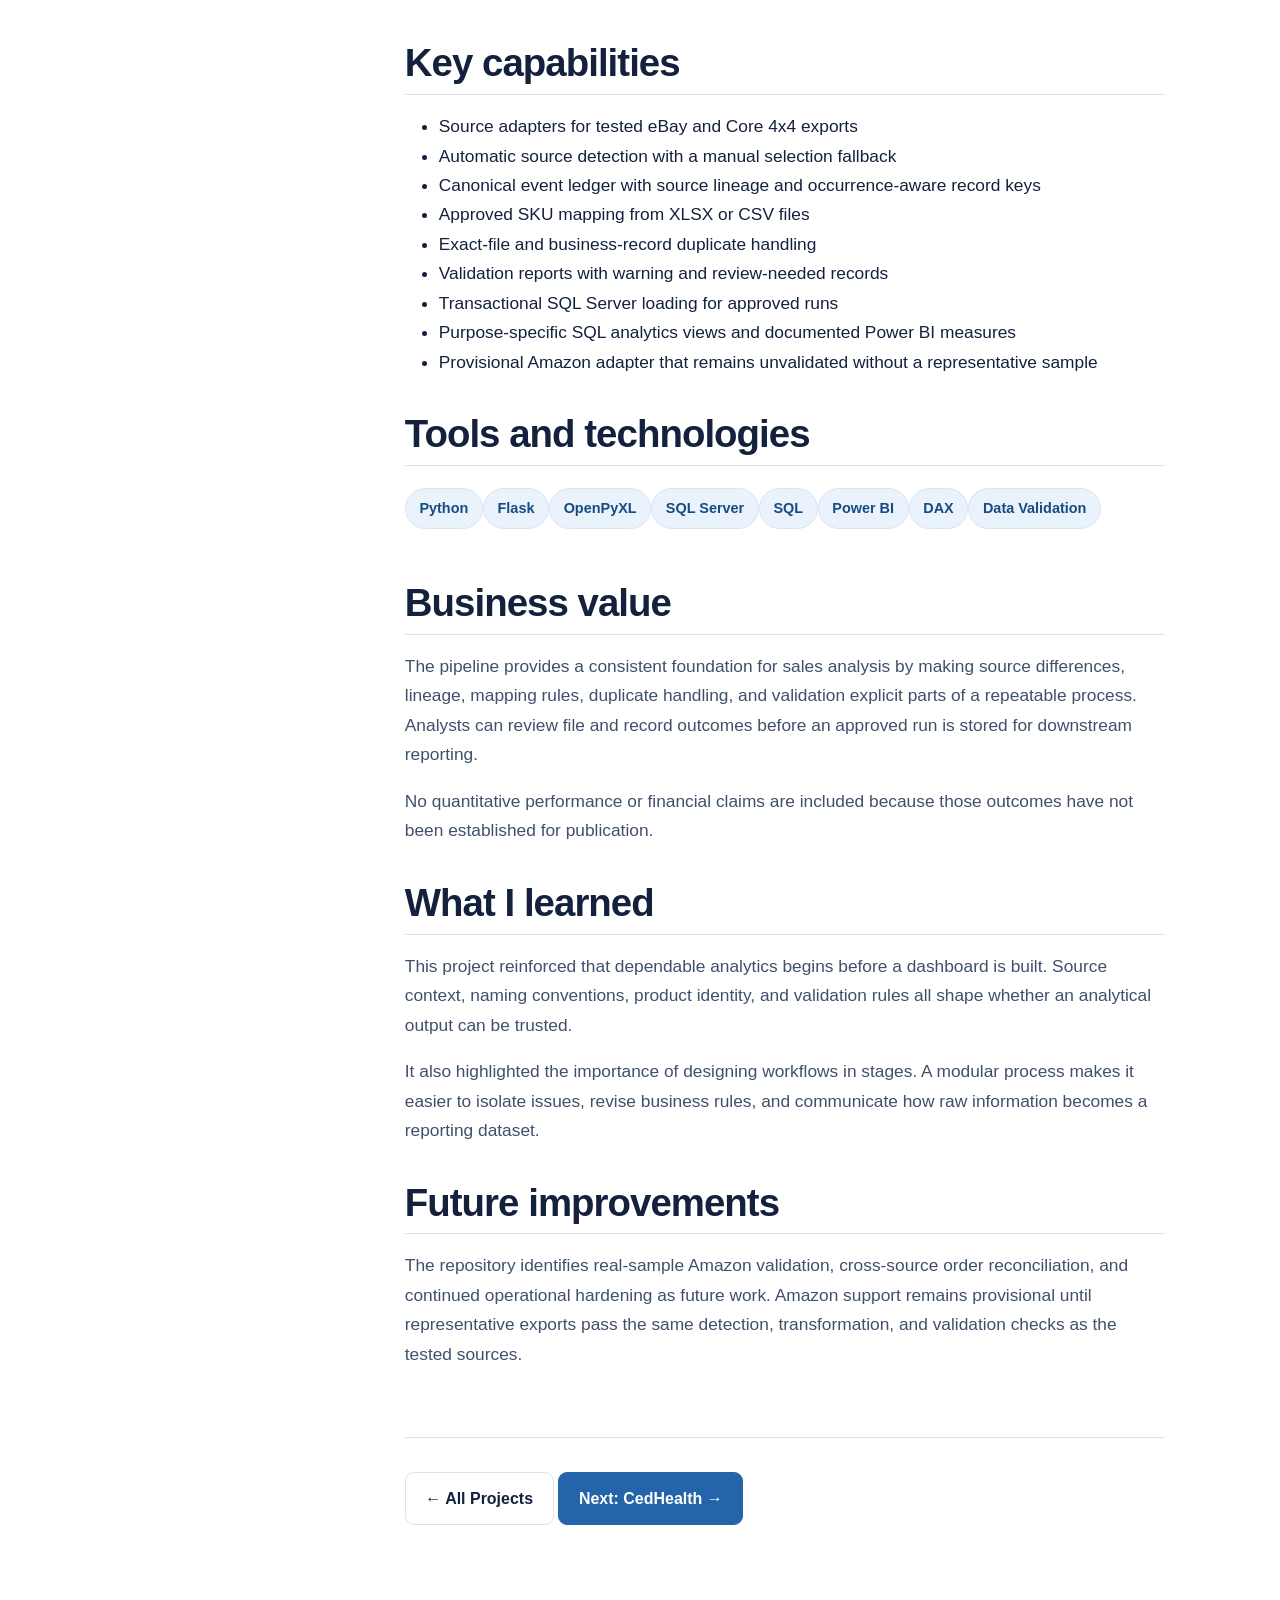
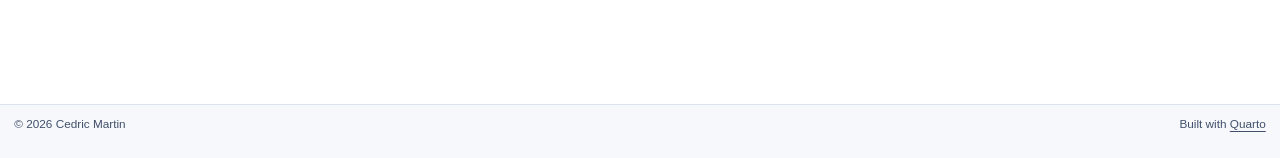
<file: projects/core4x4.html>
<!DOCTYPE html>
<html xmlns="http://www.w3.org/1999/xhtml" lang="en" xml:lang="en"><head>

<meta charset="utf-8">
<meta name="generator" content="quarto-1.10.18">

<meta name="viewport" content="width=device-width, initial-scale=1.0, user-scalable=yes">

<meta name="description" content="A business analytics case study covering a traceable multi-source sales-data pipeline built with Python, Flask, SQL Server, and Power BI.">

<title>Core 4x4 Analytics Data Pipeline | Cedric Martin – Cedric Martin</title>
<style>
/* Default styles provided by pandoc.
** See https://pandoc.org/MANUAL.html#variables-for-html for config info.
*/
span.smallcaps{font-variant: small-caps;}
div.columns{display: flex; gap: 1.5em;}
div.column{flex: auto;}
@media screen {
div.columns{gap: min(4vw, 1.5em);}
div.column{overflow-x: auto;}
}
div.hanging-indent{margin-left: 1.5em; text-indent: -1.5em;}
ul.task-list{list-style: none;}
ul.task-list li input[type="checkbox"] {
  width: 0.8em;
  margin: 0 0.8em 0.2em -1em; /* quarto-specific, see https://github.com/quarto-dev/quarto-cli/issues/4556 */ 
  vertical-align: middle;
}
</style>


<script src="../site_libs/quarto-nav/quarto-nav.js"></script>
<script src="../site_libs/clipboard/clipboard.min.js"></script>
<script src="../site_libs/quarto-search/autocomplete.umd.js"></script>
<script src="../site_libs/quarto-search/fuse.min.js"></script>
<script src="../site_libs/quarto-search/quarto-search.js"></script>
<meta name="quarto:offset" content="../">
<script src="../site_libs/quarto-html/quarto.js" type="module"></script>
<script src="../site_libs/quarto-html/tabsets/tabsets.js" type="module"></script>
<script src="../site_libs/quarto-html/popper.min.js"></script>
<script src="../site_libs/quarto-html/tippy.umd.min.js"></script>
<script src="../site_libs/quarto-html/anchor.min.js"></script>
<link href="../site_libs/quarto-html/tippy.css" rel="stylesheet">
<link href="../site_libs/quarto-html/quarto-syntax-highlighting-64a204ab8560d761af7679ceaba22944.css" rel="stylesheet" id="quarto-text-highlighting-styles">
<script src="../site_libs/bootstrap/bootstrap.min.js"></script>
<link href="../site_libs/bootstrap/bootstrap-icons.css" rel="stylesheet">
<link href="../site_libs/bootstrap/bootstrap-450c2eee02a231721e0cefa83b2ac8cc.min.css" rel="stylesheet" append-hash="true" id="quarto-bootstrap" data-mode="light">
<script id="quarto-search-options" type="application/json">{
  "location": "navbar",
  "copy-button": false,
  "collapse-after": 3,
  "panel-placement": "end",
  "type": "overlay",
  "limit": 50,
  "keyboard-shortcut": [
    "f",
    "/",
    "s"
  ],
  "show-item-context": false,
  "language": {
    "search-no-results-text": "No results",
    "search-matching-documents-text": "matching documents",
    "search-copy-link-title": "Copy link to search",
    "search-hide-matches-text": "Hide additional matches",
    "search-more-match-text": "more match in this document",
    "search-more-matches-text": "more matches in this document",
    "search-clear-button-title": "Clear",
    "search-text-placeholder": "",
    "search-detached-cancel-button-title": "Cancel",
    "search-submit-button-title": "Submit",
    "search-label": "Search"
  }
}</script>
<style>html{ scroll-behavior: smooth; }</style>


<link rel="stylesheet" href="../styles.css">
</head>

<body class="nav-fixed quarto-light">

<div id="quarto-search-results"></div>
  <header id="quarto-header" class="headroom fixed-top">
    <nav class="navbar navbar-expand-lg " data-bs-theme="dark">
      <div class="navbar-container container-fluid">
      <div class="navbar-brand-container mx-auto">
    <a class="navbar-brand" href="../index.html">
    <span class="navbar-title">Cedric Martin</span>
    </a>
  </div>
            <div id="quarto-search" class="" title="Search"></div>
          <button class="navbar-toggler" type="button" data-bs-toggle="collapse" data-bs-target="#navbarCollapse" aria-controls="navbarCollapse" role="menu" aria-expanded="false" aria-label="Toggle navigation" onclick="if (window.quartoToggleHeadroom) { window.quartoToggleHeadroom(); }">
  <span class="navbar-toggler-icon"></span>
</button>
          <div class="collapse navbar-collapse" id="navbarCollapse">
            <ul class="navbar-nav navbar-nav-scroll me-auto">
  <li class="nav-item">
    <a class="nav-link" href="../index.html"> 
<span class="menu-text">Home</span></a>
  </li>  
  <li class="nav-item">
    <a class="nav-link" href="../projects.html"> 
<span class="menu-text">Projects</span></a>
  </li>  
  <li class="nav-item">
    <a class="nav-link" href="../about.html"> 
<span class="menu-text">About</span></a>
  </li>  
  <li class="nav-item">
    <a class="nav-link" href="../resume.html"> 
<span class="menu-text">Resume</span></a>
  </li>  
</ul>
          </div> <!-- /navcollapse -->
            <div class="quarto-navbar-tools">
</div>
      </div> <!-- /container-fluid -->
    </nav>
</header>
<!-- content -->
<div id="quarto-content" class="quarto-container page-columns page-rows-contents page-layout-full page-navbar">
<!-- sidebar -->
<!-- margin-sidebar -->
    
<!-- main -->
<main class="content column-page" id="quarto-document-content">

<header id="title-block-header" class="quarto-title-block default">
<div class="quarto-title">
<h1 class="title">Core 4x4 Analytics Data Pipeline</h1>
</div>

<div>
  <div class="description">
    A business analytics case study covering a traceable multi-source sales-data pipeline built with Python, Flask, SQL Server, and Power BI.
  </div>
</div>


<div class="quarto-title-meta column-page">

    
  
    
  </div>
  


</header>


<div class="case-hero">
<p class="eyebrow">
Case study · Business analytics
</p>
<section id="core-4x4-analytics-data-pipeline" class="level1">
<h1>Core 4x4 Analytics Data Pipeline</h1>
<p>A local Windows application for turning marketplace and internal sales exports into a standardized, traceable event ledger for review and downstream analysis.</p>
<div class="case-meta">
<div class="meta-item">
<p><span>Focus</span> Data preparation &amp; quality</p>
</div>
<div class="meta-item">
<p><span>Tools</span> Python, Flask, SQL Server, Power BI</p>
</div>
<div class="meta-item">
<p><span>Context</span> Real business sales data</p>
</div>
</div>
<p class="private-notice">
Private repository — project summary available publicly.
</p>
</section>
</div>
<div class="case-study">
<div class="case-sidebar">
<p class="sidebar-label">
On this page
</p>
<ul>
<li><a href="#project-summary">Summary</a></li>
<li><a href="#business-problem">Business problem</a></li>
<li><a href="#my-approach">My approach</a></li>
<li><a href="#architecture">Architecture</a></li>
<li><a href="#data-workflow">Workflow</a></li>
<li><a href="#key-technical-decisions">Technical decisions</a></li>
<li><a href="#data-quality-and-validation">Data quality</a></li>
<li><a href="#tools-and-technologies">Tools</a></li>
<li><a href="#business-value">Business value</a></li>
<li><a href="#what-i-learned">Learnings</a></li>
</ul>
</div>
<div class="case-content">
<section id="project-summary" class="level2">
<h2 class="anchored" data-anchor-id="project-summary">Project summary</h2>
<p>Core 4x4 is a real-business analytics project centered on marketplace and internal sales data arriving in different export formats. The repository implements a local Windows application that turns those inputs into a standardized, traceable event ledger.</p>
<p>The workflow supports file-type detection, product and SKU mapping, exact-file and business-record duplicate handling, validation reports, optional SQL Server loading, and analytics views for Power BI. Proprietary records and business details are intentionally excluded from this public case study.</p>
</section>
<section id="business-problem" class="level2">
<h2 class="anchored" data-anchor-id="business-problem">Business problem</h2>
<p>Sales information from separate platforms can differ in structure, naming conventions, product identifiers, and record quality. Without a consistent preparation process, those differences make it harder to combine records and use them reliably in reporting.</p>
<p>The project addresses the need for a shared analytical foundation: one that preserves the useful information in each source while applying common business rules before analysis.</p>
</section>
<section id="my-approach" class="level2">
<h2 class="anchored" data-anchor-id="my-approach">My approach</h2>
<p>I approached the project as a data reliability problem rather than a simple file-conversion task. I reviewed source structures, built Python transformation and identity logic, defined validation behavior, implemented approved product and SKU mapping, and prepared SQL and Power BI assets around the resulting event ledger.</p>
<p>Specific organizational details, credentials, and proprietary records are intentionally omitted.</p>
</section>
<section id="architecture" class="level2">
<h2 class="anchored" data-anchor-id="architecture">Architecture</h2>
<p>The application separates source adapters, a canonical event schema, shared validation and mapping rules, batch orchestration, and controlled delivery steps. Users can process files through a local desktop or browser interface, review warnings, save a standardized CSV and validation report, and optionally load an approved result into SQL Server for Power BI.</p>
<section id="design-principle" class="level3 solution-callout">
<h3 class="anchored" data-anchor-id="design-principle">Design principle</h3>
<p>Separate source-specific cleanup from shared business rules. This makes the workflow easier to reason about and extend when a source changes or a new one is introduced.</p>
</section>
</section>
<section id="data-workflow" class="level2">
<h2 class="anchored" data-anchor-id="data-workflow">Data workflow</h2>
<div class="pipeline" aria-label="Core 4x4 data pipeline">
<div class="pipeline-step">
<p><span class="step-number">01</span> <strong>Source files</strong> <small>Tested eBay and Core 4x4 exports, plus approved SKU mappings</small></p>
</div>
<p><span class="pipeline-arrow" aria-hidden="true">→</span></p>
<div class="pipeline-step">
<p><span class="step-number">02</span> <strong>Ingest &amp; standardize</strong> <small>Align fields, formats, and data types</small></p>
</div>
<p><span class="pipeline-arrow" aria-hidden="true">→</span></p>
<div class="pipeline-step">
<p><span class="step-number">03</span> <strong>Map products</strong> <small>Apply approved SKU mappings without changing source identifiers</small></p>
</div>
<p><span class="pipeline-arrow" aria-hidden="true">→</span></p>
<div class="pipeline-step">
<p><span class="step-number">04</span> <strong>Deduplicate</strong> <small>Separate exact file copies from repeated business records</small></p>
</div>
<p><span class="pipeline-arrow" aria-hidden="true">→</span></p>
<div class="pipeline-step">
<p><span class="step-number">05</span> <strong>Validate &amp; deliver</strong> <small>Save reports or load approved data for Power BI</small></p>
</div>
</div>
</section>
<section id="key-technical-decisions" class="level2">
<h2 class="anchored" data-anchor-id="key-technical-decisions">Key technical decisions</h2>
<div class="challenge-grid">
<section id="preserve-event-meaning" class="level3 challenge-card">
<h3 class="anchored" data-anchor-id="preserve-event-meaning">Preserve event meaning</h3>
<p>The canonical schema keeps <code>record_type</code> separate from row grain so order lines and standalone financial events—such as fees, payouts, holds, and refunds—are not forced into the same meaning.</p>
</section>
<section id="separate-identity-levels" class="level3 challenge-card">
<h3 class="anchored" data-anchor-id="separate-identity-levels">Separate identity levels</h3>
<p>The pipeline uses a file hash for exact uploaded bytes and a business <code>record_key</code> for cross-file deduplication. Those identifiers answer different questions and remain separate.</p>
</section>
<section id="keep-legitimate-repeats" class="level3 challenge-card">
<h3 class="anchored" data-anchor-id="keep-legitimate-repeats">Keep legitimate repeats</h3>
<p>Rows with the same logical identity receive occurrence-aware record keys in source order. Repeated real events remain distinct, while a harmlessly resaved report reproduces the same sequence of keys.</p>
</section>
<section id="control-mapping" class="level3 challenge-card">
<h3 class="anchored" data-anchor-id="control-mapping">Control mapping</h3>
<p>Only explicitly approved SKU mappings populate the standardized SKU. Suggested, missing, or conflicting mappings remain visible for review instead of being silently accepted.</p>
</section>
</div>
</section>
<section id="data-quality-and-validation" class="level2">
<h2 class="anchored" data-anchor-id="data-quality-and-validation">Data quality and validation</h2>
<p>Source detection uses report-column signatures rather than filenames. Unsupported or uncertain files require manual source selection, and questionable rows are preserved with either <code>warning</code> or <code>review_needed</code> status instead of being silently discarded.</p>
<p>The output retains provenance fields for the import run, source file, system, report, row number, and adapter version. Automated tests cover schema consistency, long text identifiers, duplicate files, cross-file business duplicates, occurrence-aware record identity, approved mapping behavior, SQL contracts, and Power BI assets. Database integration tests are available separately when SQL Server is configured.</p>
</section>
<section id="key-capabilities" class="level2">
<h2 class="anchored" data-anchor-id="key-capabilities">Key capabilities</h2>
<ul>
<li>Source adapters for tested eBay and Core 4x4 exports</li>
<li>Automatic source detection with a manual selection fallback</li>
<li>Canonical event ledger with source lineage and occurrence-aware record keys</li>
<li>Approved SKU mapping from XLSX or CSV files</li>
<li>Exact-file and business-record duplicate handling</li>
<li>Validation reports with warning and review-needed records</li>
<li>Transactional SQL Server loading for approved runs</li>
<li>Purpose-specific SQL analytics views and documented Power BI measures</li>
<li>Provisional Amazon adapter that remains unvalidated without a representative sample</li>
</ul>
</section>
<section id="tools-and-technologies" class="level2">
<h2 class="anchored" data-anchor-id="tools-and-technologies">Tools and technologies</h2>
<div class="tag-list tag-list-large">
<p><span>Python</span><span>Flask</span><span>OpenPyXL</span><span>SQL Server</span><span>SQL</span><span>Power BI</span><span>DAX</span><span>Data Validation</span></p>
</div>
</section>
<section id="business-value" class="level2">
<h2 class="anchored" data-anchor-id="business-value">Business value</h2>
<p>The pipeline provides a consistent foundation for sales analysis by making source differences, lineage, mapping rules, duplicate handling, and validation explicit parts of a repeatable process. Analysts can review file and record outcomes before an approved run is stored for downstream reporting.</p>
<p>No quantitative performance or financial claims are included because those outcomes have not been established for publication.</p>
</section>
<section id="what-i-learned" class="level2">
<h2 class="anchored" data-anchor-id="what-i-learned">What I learned</h2>
<p>This project reinforced that dependable analytics begins before a dashboard is built. Source context, naming conventions, product identity, and validation rules all shape whether an analytical output can be trusted.</p>
<p>It also highlighted the importance of designing workflows in stages. A modular process makes it easier to isolate issues, revise business rules, and communicate how raw information becomes a reporting dataset.</p>
</section>
<section id="future-improvements" class="level2">
<h2 class="anchored" data-anchor-id="future-improvements">Future improvements</h2>
<p>The repository identifies real-sample Amazon validation, cross-source order reconciliation, and continued operational hardening as future work. Amazon support remains provisional until representative exports pass the same detection, transformation, and validation checks as the tested sources.</p>
<div class="case-footer-nav">
<p><a href="../projects.html" class="button button-secondary">← All Projects</a> <a href="../projects/cedhealth.html" class="button button-primary">Next: CedHealth →</a></p>
</div>
</section>
</div>
</div>



</main> <!-- /main -->
<script id="quarto-html-after-body" type="application/javascript">
  window.document.addEventListener("DOMContentLoaded", function (event) {
    const icon = "";
    const anchorJS = new window.AnchorJS();
    anchorJS.options = {
      placement: 'right',
      icon: icon
    };
    anchorJS.add('.anchored');
    const isCodeAnnotation = (el) => {
      for (const clz of el.classList) {
        if (clz.startsWith('code-annotation-')) {                     
          return true;
        }
      }
      return false;
    }
    const onCopySuccess = function(e) {
      // button target
      const button = e.trigger;
      // don't keep focus
      button.blur();
      // flash "checked"
      button.classList.add('code-copy-button-checked');
      var currentTitle = button.getAttribute("title");
      button.setAttribute("title", "Copied!");
      let tooltip;
      if (window.bootstrap) {
        button.setAttribute("data-bs-toggle", "tooltip");
        button.setAttribute("data-bs-placement", "left");
        button.setAttribute("data-bs-title", "Copied!");
        tooltip = new bootstrap.Tooltip(button, 
          { trigger: "manual", 
            customClass: "code-copy-button-tooltip",
            offset: [0, -8]});
        tooltip.show();    
      }
      setTimeout(function() {
        if (tooltip) {
          tooltip.hide();
          button.removeAttribute("data-bs-title");
          button.removeAttribute("data-bs-toggle");
          button.removeAttribute("data-bs-placement");
        }
        button.setAttribute("title", currentTitle);
        button.classList.remove('code-copy-button-checked');
      }, 1000);
      // clear code selection
      e.clearSelection();
    }
    const getTextToCopy = function(trigger) {
      const outerScaffold = trigger.parentElement.cloneNode(true);
      const codeEl = outerScaffold.querySelector('code');
      for (const childEl of codeEl.children) {
        if (isCodeAnnotation(childEl)) {
          childEl.remove();
        }
      }
      return codeEl.innerText;
    }
    const clipboard = new window.ClipboardJS('.code-copy-button:not([data-in-quarto-modal])', {
      text: getTextToCopy
    });
    clipboard.on('success', onCopySuccess);
    if (window.document.getElementById('quarto-embedded-source-code-modal')) {
      const clipboardModal = new window.ClipboardJS('.code-copy-button[data-in-quarto-modal]', {
        text: getTextToCopy,
        container: window.document.getElementById('quarto-embedded-source-code-modal')
      });
      clipboardModal.on('success', onCopySuccess);
    }
      var localhostRegex = new RegExp(/^(?:http|https):\/\/localhost\:?[0-9]*\//);
      var mailtoRegex = new RegExp(/^mailto:/);
        var filterRegex = new RegExp('/' + window.location.host + '/');
      var isInternal = (href) => {
          return filterRegex.test(href) || localhostRegex.test(href) || mailtoRegex.test(href);
      }
      // Inspect non-navigation links and adorn them if external
     var links = window.document.querySelectorAll('a[href]:not(.nav-link):not(.navbar-brand):not(.toc-action):not(.sidebar-link):not(.sidebar-item-toggle):not(.pagination-link):not(.no-external):not([aria-hidden]):not(.dropdown-item):not(.quarto-navigation-tool):not(.about-link)');
      for (var i=0; i<links.length; i++) {
        const link = links[i];
        if (!isInternal(link.href)) {
          // undo the damage that might have been done by quarto-nav.js in the case of
          // links that we want to consider external
          if (link.dataset.originalHref !== undefined) {
            link.href = link.dataset.originalHref;
          }
            // target, if specified
            link.setAttribute("target", "_blank");
            if (link.getAttribute("rel") === null) {
              link.setAttribute("rel", "noopener");
            }
        }
      }
    function tippyHover(el, contentFn, onTriggerFn, onUntriggerFn) {
      const config = {
        allowHTML: true,
        maxWidth: 500,
        delay: 100,
        arrow: false,
        appendTo: function(el) {
            return el.parentElement;
        },
        interactive: true,
        interactiveBorder: 10,
        theme: 'quarto',
        placement: 'bottom-start',
      };
      if (contentFn) {
        config.content = contentFn;
      }
      if (onTriggerFn) {
        config.onTrigger = onTriggerFn;
      }
      if (onUntriggerFn) {
        config.onUntrigger = onUntriggerFn;
      }
      window.tippy(el, config); 
    }
    const noterefs = window.document.querySelectorAll('a[role="doc-noteref"]');
    for (var i=0; i<noterefs.length; i++) {
      const ref = noterefs[i];
      tippyHover(ref, function() {
        // use id or data attribute instead here
        let href = ref.getAttribute('data-footnote-href') || ref.getAttribute('href');
        try { href = new URL(href).hash; } catch {}
        const id = href.replace(/^#\/?/, "");
        const note = window.document.getElementById(id);
        if (note) {
          return note.innerHTML;
        } else {
          return "";
        }
      });
    }
    const xrefs = window.document.querySelectorAll('a.quarto-xref');
    const processXRef = (id, note) => {
      // Strip column container classes
      const stripColumnClz = (el) => {
        el.classList.remove("page-full", "page-columns");
        if (el.children) {
          for (const child of el.children) {
            stripColumnClz(child);
          }
        }
      }
      stripColumnClz(note)
      if (id === null || id.startsWith('sec-')) {
        // Special case sections, only their first couple elements
        const container = document.createElement("div");
        if (note.children && note.children.length > 2) {
          container.appendChild(note.children[0].cloneNode(true));
          for (let i = 1; i < note.children.length; i++) {
            const child = note.children[i];
            if (child.tagName === "P" && child.innerText === "") {
              continue;
            } else {
              container.appendChild(child.cloneNode(true));
              break;
            }
          }
          if (window.Quarto?.typesetMath) {
            window.Quarto.typesetMath(container);
          }
          return container.innerHTML
        } else {
          if (window.Quarto?.typesetMath) {
            window.Quarto.typesetMath(note);
          }
          return note.innerHTML;
        }
      } else {
        // Remove any anchor links if they are present
        const anchorLink = note.querySelector('a.anchorjs-link');
        if (anchorLink) {
          anchorLink.remove();
        }
        if (window.Quarto?.typesetMath) {
          window.Quarto.typesetMath(note);
        }
        if (note.classList.contains("callout")) {
          return note.outerHTML;
        } else {
          return note.innerHTML;
        }
      }
    }
    for (var i=0; i<xrefs.length; i++) {
      const xref = xrefs[i];
      tippyHover(xref, undefined, function(instance) {
        instance.disable();
        let url = xref.getAttribute('href');
        let hash = undefined; 
        if (url.startsWith('#')) {
          hash = url;
        } else {
          try { hash = new URL(url).hash; } catch {}
        }
        if (hash) {
          const id = hash.replace(/^#\/?/, "");
          const note = window.document.getElementById(id);
          if (note !== null) {
            try {
              const html = processXRef(id, note.cloneNode(true));
              instance.setContent(html);
            } finally {
              instance.enable();
              instance.show();
            }
          } else {
            // See if we can fetch this
            fetch(url.split('#')[0])
            .then(res => res.text())
            .then(html => {
              const parser = new DOMParser();
              const htmlDoc = parser.parseFromString(html, "text/html");
              const note = htmlDoc.getElementById(id);
              if (note !== null) {
                const html = processXRef(id, note);
                instance.setContent(html);
              } 
            }).finally(() => {
              instance.enable();
              instance.show();
            });
          }
        } else {
          // See if we can fetch a full url (with no hash to target)
          // This is a special case and we should probably do some content thinning / targeting
          fetch(url)
          .then(res => res.text())
          .then(html => {
            const parser = new DOMParser();
            const htmlDoc = parser.parseFromString(html, "text/html");
            const note = htmlDoc.querySelector('main.content');
            if (note !== null) {
              // This should only happen for chapter cross references
              // (since there is no id in the URL)
              // remove the first header
              if (note.children.length > 0 && note.children[0].tagName === "HEADER") {
                note.children[0].remove();
              }
              const html = processXRef(null, note);
              instance.setContent(html);
            } 
          }).finally(() => {
            instance.enable();
            instance.show();
          });
        }
      }, function(instance) {
      });
    }
        let selectedAnnoteEl;
        const selectorForAnnotation = ( cell, annotation) => {
          let cellAttr = 'data-code-cell="' + cell + '"';
          let lineAttr = 'data-code-annotation="' +  annotation + '"';
          const selector = 'span[' + cellAttr + '][' + lineAttr + ']';
          return selector;
        }
        const selectCodeLines = (annoteEl) => {
          const doc = window.document;
          const targetCell = annoteEl.getAttribute("data-target-cell");
          const targetAnnotation = annoteEl.getAttribute("data-target-annotation");
          const annoteSpan = window.document.querySelector(selectorForAnnotation(targetCell, targetAnnotation));
          const lines = annoteSpan.getAttribute("data-code-lines").split(",");
          const lineIds = lines.map((line) => {
            return targetCell + "-" + line;
          })
          let top = null;
          let height = null;
          let parent = null;
          if (lineIds.length > 0) {
              //compute the position of the single el (top and bottom and make a div)
              const el = window.document.getElementById(lineIds[0]);
              top = el.offsetTop;
              height = el.offsetHeight;
              parent = el.parentElement.parentElement;
            if (lineIds.length > 1) {
              const lastEl = window.document.getElementById(lineIds[lineIds.length - 1]);
              const bottom = lastEl.offsetTop + lastEl.offsetHeight;
              height = bottom - top;
            }
            if (top !== null && height !== null && parent !== null) {
              // cook up a div (if necessary) and position it 
              let div = window.document.getElementById("code-annotation-line-highlight");
              if (div === null) {
                div = window.document.createElement("div");
                div.setAttribute("id", "code-annotation-line-highlight");
                div.style.position = 'absolute';
                parent.appendChild(div);
              }
              div.style.top = top - 2 + "px";
              div.style.height = height + 4 + "px";
              div.style.left = 0;
              let gutterDiv = window.document.getElementById("code-annotation-line-highlight-gutter");
              if (gutterDiv === null) {
                gutterDiv = window.document.createElement("div");
                gutterDiv.setAttribute("id", "code-annotation-line-highlight-gutter");
                gutterDiv.style.position = 'absolute';
                const codeCell = window.document.getElementById(targetCell);
                const gutter = codeCell.querySelector('.code-annotation-gutter');
                gutter.appendChild(gutterDiv);
              }
              gutterDiv.style.top = top - 2 + "px";
              gutterDiv.style.height = height + 4 + "px";
            }
            selectedAnnoteEl = annoteEl;
          }
        };
        const unselectCodeLines = () => {
          const elementsIds = ["code-annotation-line-highlight", "code-annotation-line-highlight-gutter"];
          elementsIds.forEach((elId) => {
            const div = window.document.getElementById(elId);
            if (div) {
              div.remove();
            }
          });
          selectedAnnoteEl = undefined;
        };
          // Handle positioning of the toggle
      window.addEventListener(
        "resize",
        throttle(() => {
          elRect = undefined;
          if (selectedAnnoteEl) {
            selectCodeLines(selectedAnnoteEl);
          }
        }, 10)
      );
      function throttle(fn, ms) {
      let throttle = false;
      let timer;
        return (...args) => {
          if(!throttle) { // first call gets through
              fn.apply(this, args);
              throttle = true;
          } else { // all the others get throttled
              if(timer) clearTimeout(timer); // cancel #2
              timer = setTimeout(() => {
                fn.apply(this, args);
                timer = throttle = false;
              }, ms);
          }
        };
      }
        // Attach click handler to the DT
        const annoteDls = window.document.querySelectorAll('dt[data-target-cell]');
        for (const annoteDlNode of annoteDls) {
          annoteDlNode.addEventListener('click', (event) => {
            const clickedEl = event.target;
            if (clickedEl !== selectedAnnoteEl) {
              unselectCodeLines();
              const activeEl = window.document.querySelector('dt[data-target-cell].code-annotation-active');
              if (activeEl) {
                activeEl.classList.remove('code-annotation-active');
              }
              selectCodeLines(clickedEl);
              clickedEl.classList.add('code-annotation-active');
            } else {
              // Unselect the line
              unselectCodeLines();
              clickedEl.classList.remove('code-annotation-active');
            }
          });
        }
    const findCites = (el) => {
      const parentEl = el.parentElement;
      if (parentEl) {
        const cites = parentEl.dataset.cites;
        if (cites) {
          return {
            el,
            cites: cites.split(' ')
          };
        } else {
          return findCites(el.parentElement)
        }
      } else {
        return undefined;
      }
    };
    var bibliorefs = window.document.querySelectorAll('a[role="doc-biblioref"]');
    for (var i=0; i<bibliorefs.length; i++) {
      const ref = bibliorefs[i];
      const citeInfo = findCites(ref);
      if (citeInfo) {
        tippyHover(citeInfo.el, function() {
          var popup = window.document.createElement('div');
          citeInfo.cites.forEach(function(cite) {
            var citeDiv = window.document.createElement('div');
            citeDiv.classList.add('hanging-indent');
            citeDiv.classList.add('csl-entry');
            var biblioDiv = window.document.getElementById('ref-' + cite);
            if (biblioDiv) {
              citeDiv.innerHTML = biblioDiv.innerHTML;
            }
            popup.appendChild(citeDiv);
          });
          return popup.innerHTML;
        });
      }
    }
  });
  </script>
</div> <!-- /content -->
<footer class="footer">
  <div class="nav-footer">
    <div class="nav-footer-left">
<p>© 2026 Cedric Martin</p>
</div>   
    <div class="nav-footer-center">
      &nbsp;
    </div>
    <div class="nav-footer-right">
<p>Built with <a href="https://quarto.org/">Quarto</a></p>
</div>
  </div>
</footer>




<script src="../site_libs/quarto-html/zenscroll-min.js"></script>
</body></html>
</file>
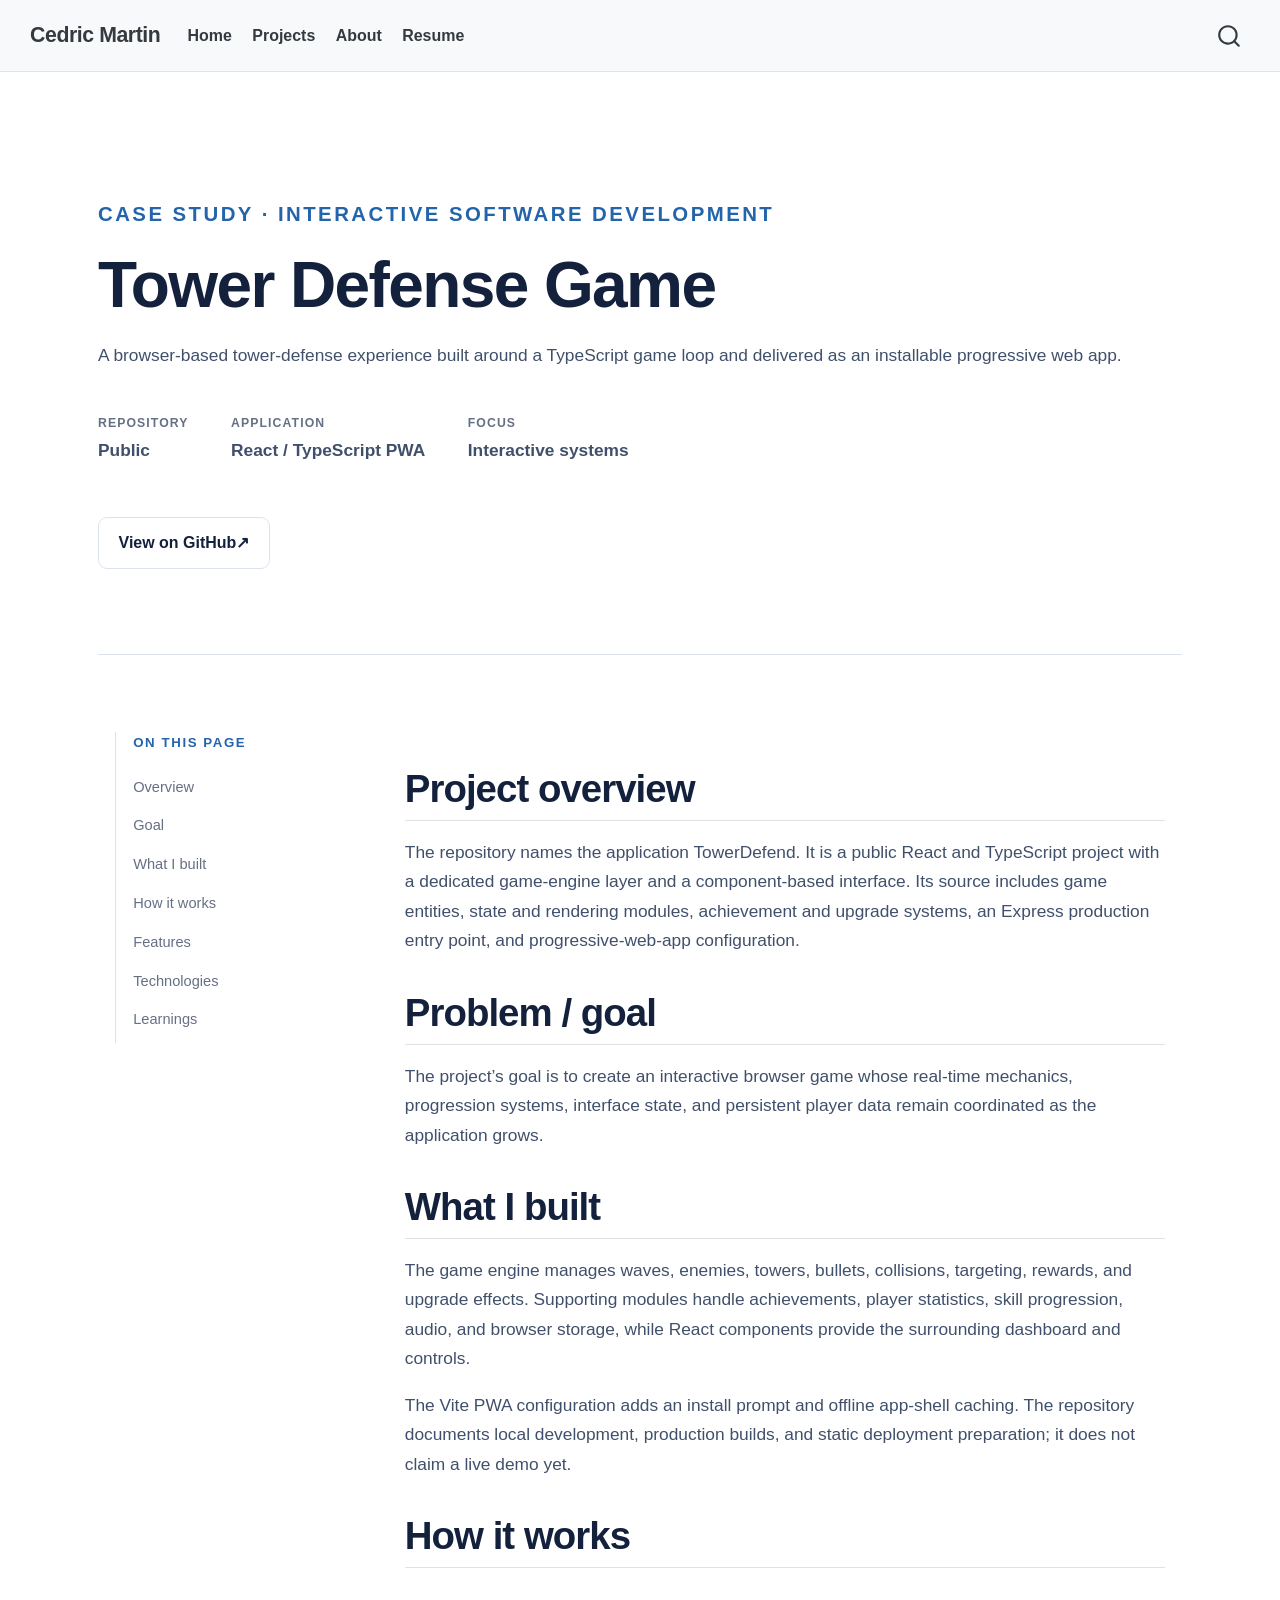
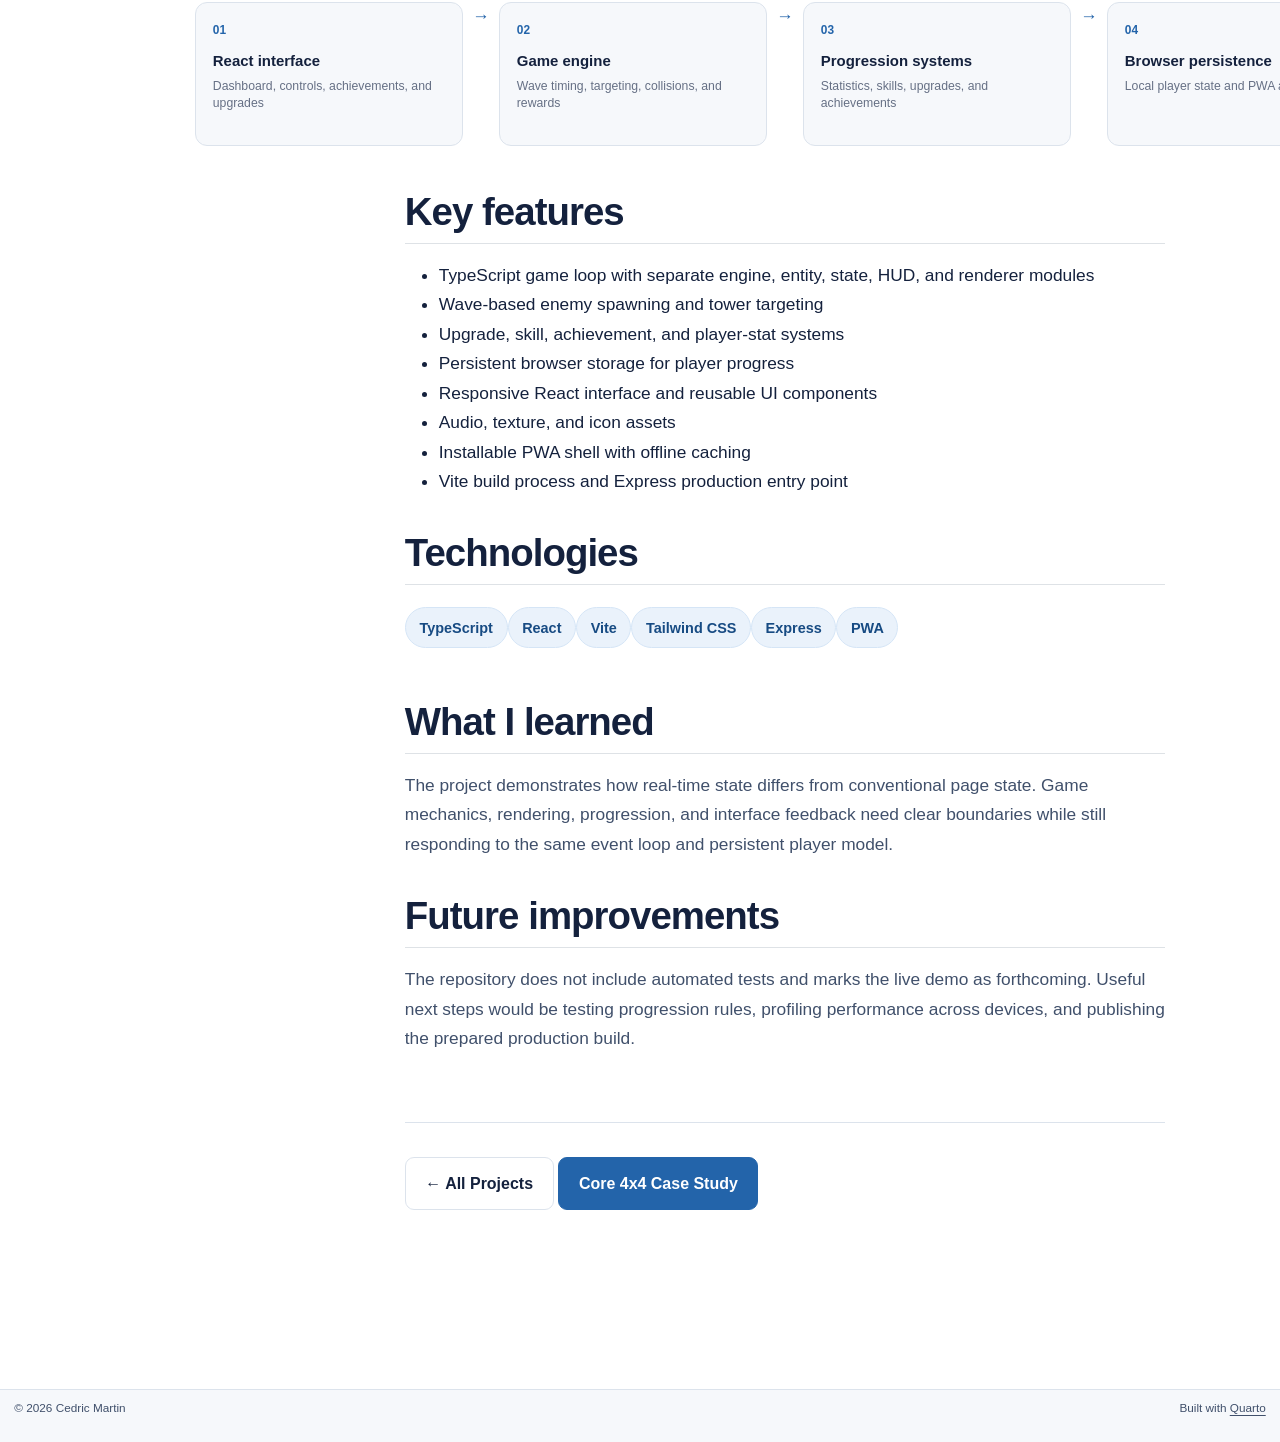
<file: projects/tower-defense.html>
<!DOCTYPE html>
<html xmlns="http://www.w3.org/1999/xhtml" lang="en" xml:lang="en"><head>

<meta charset="utf-8">
<meta name="generator" content="quarto-1.10.18">

<meta name="viewport" content="width=device-width, initial-scale=1.0, user-scalable=yes">

<meta name="description" content="A case study of a browser-based TypeScript and React tower-defense game delivered as a progressive web app.">

<title>Tower Defense Game | Cedric Martin – Cedric Martin</title>
<style>
/* Default styles provided by pandoc.
** See https://pandoc.org/MANUAL.html#variables-for-html for config info.
*/
span.smallcaps{font-variant: small-caps;}
div.columns{display: flex; gap: 1.5em;}
div.column{flex: auto;}
@media screen {
div.columns{gap: min(4vw, 1.5em);}
div.column{overflow-x: auto;}
}
div.hanging-indent{margin-left: 1.5em; text-indent: -1.5em;}
ul.task-list{list-style: none;}
ul.task-list li input[type="checkbox"] {
  width: 0.8em;
  margin: 0 0.8em 0.2em -1em; /* quarto-specific, see https://github.com/quarto-dev/quarto-cli/issues/4556 */ 
  vertical-align: middle;
}
</style>


<script src="../site_libs/quarto-nav/quarto-nav.js"></script>
<script src="../site_libs/clipboard/clipboard.min.js"></script>
<script src="../site_libs/quarto-search/autocomplete.umd.js"></script>
<script src="../site_libs/quarto-search/fuse.min.js"></script>
<script src="../site_libs/quarto-search/quarto-search.js"></script>
<meta name="quarto:offset" content="../">
<script src="../site_libs/quarto-html/quarto.js" type="module"></script>
<script src="../site_libs/quarto-html/tabsets/tabsets.js" type="module"></script>
<script src="../site_libs/quarto-html/popper.min.js"></script>
<script src="../site_libs/quarto-html/tippy.umd.min.js"></script>
<script src="../site_libs/quarto-html/anchor.min.js"></script>
<link href="../site_libs/quarto-html/tippy.css" rel="stylesheet">
<link href="../site_libs/quarto-html/quarto-syntax-highlighting-64a204ab8560d761af7679ceaba22944.css" rel="stylesheet" id="quarto-text-highlighting-styles">
<script src="../site_libs/bootstrap/bootstrap.min.js"></script>
<link href="../site_libs/bootstrap/bootstrap-icons.css" rel="stylesheet">
<link href="../site_libs/bootstrap/bootstrap-450c2eee02a231721e0cefa83b2ac8cc.min.css" rel="stylesheet" append-hash="true" id="quarto-bootstrap" data-mode="light">
<script id="quarto-search-options" type="application/json">{
  "location": "navbar",
  "copy-button": false,
  "collapse-after": 3,
  "panel-placement": "end",
  "type": "overlay",
  "limit": 50,
  "keyboard-shortcut": [
    "f",
    "/",
    "s"
  ],
  "show-item-context": false,
  "language": {
    "search-no-results-text": "No results",
    "search-matching-documents-text": "matching documents",
    "search-copy-link-title": "Copy link to search",
    "search-hide-matches-text": "Hide additional matches",
    "search-more-match-text": "more match in this document",
    "search-more-matches-text": "more matches in this document",
    "search-clear-button-title": "Clear",
    "search-text-placeholder": "",
    "search-detached-cancel-button-title": "Cancel",
    "search-submit-button-title": "Submit",
    "search-label": "Search"
  }
}</script>
<style>html{ scroll-behavior: smooth; }</style>


<link rel="stylesheet" href="../styles.css">
</head>

<body class="nav-fixed quarto-light">

<div id="quarto-search-results"></div>
  <header id="quarto-header" class="headroom fixed-top">
    <nav class="navbar navbar-expand-lg " data-bs-theme="dark">
      <div class="navbar-container container-fluid">
      <div class="navbar-brand-container mx-auto">
    <a class="navbar-brand" href="../index.html">
    <span class="navbar-title">Cedric Martin</span>
    </a>
  </div>
            <div id="quarto-search" class="" title="Search"></div>
          <button class="navbar-toggler" type="button" data-bs-toggle="collapse" data-bs-target="#navbarCollapse" aria-controls="navbarCollapse" role="menu" aria-expanded="false" aria-label="Toggle navigation" onclick="if (window.quartoToggleHeadroom) { window.quartoToggleHeadroom(); }">
  <span class="navbar-toggler-icon"></span>
</button>
          <div class="collapse navbar-collapse" id="navbarCollapse">
            <ul class="navbar-nav navbar-nav-scroll me-auto">
  <li class="nav-item">
    <a class="nav-link" href="../index.html"> 
<span class="menu-text">Home</span></a>
  </li>  
  <li class="nav-item">
    <a class="nav-link" href="../projects.html"> 
<span class="menu-text">Projects</span></a>
  </li>  
  <li class="nav-item">
    <a class="nav-link" href="../about.html"> 
<span class="menu-text">About</span></a>
  </li>  
  <li class="nav-item">
    <a class="nav-link" href="../resume.html"> 
<span class="menu-text">Resume</span></a>
  </li>  
</ul>
          </div> <!-- /navcollapse -->
            <div class="quarto-navbar-tools">
</div>
      </div> <!-- /container-fluid -->
    </nav>
</header>
<!-- content -->
<div id="quarto-content" class="quarto-container page-columns page-rows-contents page-layout-full page-navbar">
<!-- sidebar -->
<!-- margin-sidebar -->
    
<!-- main -->
<main class="content column-page" id="quarto-document-content">

<header id="title-block-header" class="quarto-title-block default">
<div class="quarto-title">
<h1 class="title">Tower Defense Game</h1>
</div>

<div>
  <div class="description">
    A case study of a browser-based TypeScript and React tower-defense game delivered as a progressive web app.
  </div>
</div>


<div class="quarto-title-meta column-page">

    
  
    
  </div>
  


</header>


<div class="case-hero">
<p class="eyebrow">
Case study · Interactive software development
</p>
<section id="tower-defense-game" class="level1">
<h1>Tower Defense Game</h1>
<p>A browser-based tower-defense experience built around a TypeScript game loop and delivered as an installable progressive web app.</p>
<div class="case-meta">
<div class="meta-item">
<p><span>Repository</span> Public</p>
</div>
<div class="meta-item">
<p><span>Application</span> React / TypeScript PWA</p>
</div>
<div class="meta-item">
<p><span>Focus</span> Interactive systems</p>
</div>
</div>
<div class="hero-actions">
<p><a href="https://github.com/Cedricamartin02/TowerDefenseGame" class="button button-secondary">View on GitHub <span aria-hidden="true">↗</span></a></p>
</div>
</section>
</div>
<div class="case-study">
<div class="case-sidebar">
<p class="sidebar-label">
On this page
</p>
<ul>
<li><a href="#project-overview">Overview</a></li>
<li><a href="#problem-goal">Goal</a></li>
<li><a href="#what-i-built">What I built</a></li>
<li><a href="#how-it-works">How it works</a></li>
<li><a href="#key-features">Features</a></li>
<li><a href="#technologies">Technologies</a></li>
<li><a href="#what-i-learned">Learnings</a></li>
</ul>
</div>
<div class="case-content">
<section id="project-overview" class="level2">
<h2 class="anchored" data-anchor-id="project-overview">Project overview</h2>
<p>The repository names the application TowerDefend. It is a public React and TypeScript project with a dedicated game-engine layer and a component-based interface. Its source includes game entities, state and rendering modules, achievement and upgrade systems, an Express production entry point, and progressive-web-app configuration.</p>
</section>
<section id="problem-goal" class="level2">
<h2 class="anchored" data-anchor-id="problem-goal">Problem / goal</h2>
<p>The project’s goal is to create an interactive browser game whose real-time mechanics, progression systems, interface state, and persistent player data remain coordinated as the application grows.</p>
</section>
<section id="what-i-built" class="level2">
<h2 class="anchored" data-anchor-id="what-i-built">What I built</h2>
<p>The game engine manages waves, enemies, towers, bullets, collisions, targeting, rewards, and upgrade effects. Supporting modules handle achievements, player statistics, skill progression, audio, and browser storage, while React components provide the surrounding dashboard and controls.</p>
<p>The Vite PWA configuration adds an install prompt and offline app-shell caching. The repository documents local development, production builds, and static deployment preparation; it does not claim a live demo yet.</p>
</section>
<section id="how-it-works" class="level2">
<h2 class="anchored" data-anchor-id="how-it-works">How it works</h2>
<div class="pipeline" aria-label="Tower Defense Game application architecture">
<div class="pipeline-step">
<p><span class="step-number">01</span> <strong>React interface</strong> <small>Dashboard, controls, achievements, and upgrades</small></p>
</div>
<p><span class="pipeline-arrow" aria-hidden="true">→</span></p>
<div class="pipeline-step">
<p><span class="step-number">02</span> <strong>Game engine</strong> <small>Wave timing, targeting, collisions, and rewards</small></p>
</div>
<p><span class="pipeline-arrow" aria-hidden="true">→</span></p>
<div class="pipeline-step">
<p><span class="step-number">03</span> <strong>Progression systems</strong> <small>Statistics, skills, upgrades, and achievements</small></p>
</div>
<p><span class="pipeline-arrow" aria-hidden="true">→</span></p>
<div class="pipeline-step">
<p><span class="step-number">04</span> <strong>Browser persistence</strong> <small>Local player state and PWA app shell</small></p>
</div>
</div>
</section>
<section id="key-features" class="level2">
<h2 class="anchored" data-anchor-id="key-features">Key features</h2>
<ul>
<li>TypeScript game loop with separate engine, entity, state, HUD, and renderer modules</li>
<li>Wave-based enemy spawning and tower targeting</li>
<li>Upgrade, skill, achievement, and player-stat systems</li>
<li>Persistent browser storage for player progress</li>
<li>Responsive React interface and reusable UI components</li>
<li>Audio, texture, and icon assets</li>
<li>Installable PWA shell with offline caching</li>
<li>Vite build process and Express production entry point</li>
</ul>
</section>
<section id="technologies" class="level2">
<h2 class="anchored" data-anchor-id="technologies">Technologies</h2>
<div class="tag-list tag-list-large">
<p><span>TypeScript</span><span>React</span><span>Vite</span><span>Tailwind CSS</span><span>Express</span><span>PWA</span></p>
</div>
</section>
<section id="what-i-learned" class="level2">
<h2 class="anchored" data-anchor-id="what-i-learned">What I learned</h2>
<p>The project demonstrates how real-time state differs from conventional page state. Game mechanics, rendering, progression, and interface feedback need clear boundaries while still responding to the same event loop and persistent player model.</p>
</section>
<section id="future-improvements" class="level2">
<h2 class="anchored" data-anchor-id="future-improvements">Future improvements</h2>
<p>The repository does not include automated tests and marks the live demo as forthcoming. Useful next steps would be testing progression rules, profiling performance across devices, and publishing the prepared production build.</p>
<div class="case-footer-nav">
<p><a href="../projects.html" class="button button-secondary">← All Projects</a> <a href="../projects/core4x4.html" class="button button-primary">Core 4x4 Case Study</a></p>
</div>
</section>
</div>
</div>



</main> <!-- /main -->
<script id="quarto-html-after-body" type="application/javascript">
  window.document.addEventListener("DOMContentLoaded", function (event) {
    const icon = "";
    const anchorJS = new window.AnchorJS();
    anchorJS.options = {
      placement: 'right',
      icon: icon
    };
    anchorJS.add('.anchored');
    const isCodeAnnotation = (el) => {
      for (const clz of el.classList) {
        if (clz.startsWith('code-annotation-')) {                     
          return true;
        }
      }
      return false;
    }
    const onCopySuccess = function(e) {
      // button target
      const button = e.trigger;
      // don't keep focus
      button.blur();
      // flash "checked"
      button.classList.add('code-copy-button-checked');
      var currentTitle = button.getAttribute("title");
      button.setAttribute("title", "Copied!");
      let tooltip;
      if (window.bootstrap) {
        button.setAttribute("data-bs-toggle", "tooltip");
        button.setAttribute("data-bs-placement", "left");
        button.setAttribute("data-bs-title", "Copied!");
        tooltip = new bootstrap.Tooltip(button, 
          { trigger: "manual", 
            customClass: "code-copy-button-tooltip",
            offset: [0, -8]});
        tooltip.show();    
      }
      setTimeout(function() {
        if (tooltip) {
          tooltip.hide();
          button.removeAttribute("data-bs-title");
          button.removeAttribute("data-bs-toggle");
          button.removeAttribute("data-bs-placement");
        }
        button.setAttribute("title", currentTitle);
        button.classList.remove('code-copy-button-checked');
      }, 1000);
      // clear code selection
      e.clearSelection();
    }
    const getTextToCopy = function(trigger) {
      const outerScaffold = trigger.parentElement.cloneNode(true);
      const codeEl = outerScaffold.querySelector('code');
      for (const childEl of codeEl.children) {
        if (isCodeAnnotation(childEl)) {
          childEl.remove();
        }
      }
      return codeEl.innerText;
    }
    const clipboard = new window.ClipboardJS('.code-copy-button:not([data-in-quarto-modal])', {
      text: getTextToCopy
    });
    clipboard.on('success', onCopySuccess);
    if (window.document.getElementById('quarto-embedded-source-code-modal')) {
      const clipboardModal = new window.ClipboardJS('.code-copy-button[data-in-quarto-modal]', {
        text: getTextToCopy,
        container: window.document.getElementById('quarto-embedded-source-code-modal')
      });
      clipboardModal.on('success', onCopySuccess);
    }
      var localhostRegex = new RegExp(/^(?:http|https):\/\/localhost\:?[0-9]*\//);
      var mailtoRegex = new RegExp(/^mailto:/);
        var filterRegex = new RegExp('/' + window.location.host + '/');
      var isInternal = (href) => {
          return filterRegex.test(href) || localhostRegex.test(href) || mailtoRegex.test(href);
      }
      // Inspect non-navigation links and adorn them if external
     var links = window.document.querySelectorAll('a[href]:not(.nav-link):not(.navbar-brand):not(.toc-action):not(.sidebar-link):not(.sidebar-item-toggle):not(.pagination-link):not(.no-external):not([aria-hidden]):not(.dropdown-item):not(.quarto-navigation-tool):not(.about-link)');
      for (var i=0; i<links.length; i++) {
        const link = links[i];
        if (!isInternal(link.href)) {
          // undo the damage that might have been done by quarto-nav.js in the case of
          // links that we want to consider external
          if (link.dataset.originalHref !== undefined) {
            link.href = link.dataset.originalHref;
          }
            // target, if specified
            link.setAttribute("target", "_blank");
            if (link.getAttribute("rel") === null) {
              link.setAttribute("rel", "noopener");
            }
        }
      }
    function tippyHover(el, contentFn, onTriggerFn, onUntriggerFn) {
      const config = {
        allowHTML: true,
        maxWidth: 500,
        delay: 100,
        arrow: false,
        appendTo: function(el) {
            return el.parentElement;
        },
        interactive: true,
        interactiveBorder: 10,
        theme: 'quarto',
        placement: 'bottom-start',
      };
      if (contentFn) {
        config.content = contentFn;
      }
      if (onTriggerFn) {
        config.onTrigger = onTriggerFn;
      }
      if (onUntriggerFn) {
        config.onUntrigger = onUntriggerFn;
      }
      window.tippy(el, config); 
    }
    const noterefs = window.document.querySelectorAll('a[role="doc-noteref"]');
    for (var i=0; i<noterefs.length; i++) {
      const ref = noterefs[i];
      tippyHover(ref, function() {
        // use id or data attribute instead here
        let href = ref.getAttribute('data-footnote-href') || ref.getAttribute('href');
        try { href = new URL(href).hash; } catch {}
        const id = href.replace(/^#\/?/, "");
        const note = window.document.getElementById(id);
        if (note) {
          return note.innerHTML;
        } else {
          return "";
        }
      });
    }
    const xrefs = window.document.querySelectorAll('a.quarto-xref');
    const processXRef = (id, note) => {
      // Strip column container classes
      const stripColumnClz = (el) => {
        el.classList.remove("page-full", "page-columns");
        if (el.children) {
          for (const child of el.children) {
            stripColumnClz(child);
          }
        }
      }
      stripColumnClz(note)
      if (id === null || id.startsWith('sec-')) {
        // Special case sections, only their first couple elements
        const container = document.createElement("div");
        if (note.children && note.children.length > 2) {
          container.appendChild(note.children[0].cloneNode(true));
          for (let i = 1; i < note.children.length; i++) {
            const child = note.children[i];
            if (child.tagName === "P" && child.innerText === "") {
              continue;
            } else {
              container.appendChild(child.cloneNode(true));
              break;
            }
          }
          if (window.Quarto?.typesetMath) {
            window.Quarto.typesetMath(container);
          }
          return container.innerHTML
        } else {
          if (window.Quarto?.typesetMath) {
            window.Quarto.typesetMath(note);
          }
          return note.innerHTML;
        }
      } else {
        // Remove any anchor links if they are present
        const anchorLink = note.querySelector('a.anchorjs-link');
        if (anchorLink) {
          anchorLink.remove();
        }
        if (window.Quarto?.typesetMath) {
          window.Quarto.typesetMath(note);
        }
        if (note.classList.contains("callout")) {
          return note.outerHTML;
        } else {
          return note.innerHTML;
        }
      }
    }
    for (var i=0; i<xrefs.length; i++) {
      const xref = xrefs[i];
      tippyHover(xref, undefined, function(instance) {
        instance.disable();
        let url = xref.getAttribute('href');
        let hash = undefined; 
        if (url.startsWith('#')) {
          hash = url;
        } else {
          try { hash = new URL(url).hash; } catch {}
        }
        if (hash) {
          const id = hash.replace(/^#\/?/, "");
          const note = window.document.getElementById(id);
          if (note !== null) {
            try {
              const html = processXRef(id, note.cloneNode(true));
              instance.setContent(html);
            } finally {
              instance.enable();
              instance.show();
            }
          } else {
            // See if we can fetch this
            fetch(url.split('#')[0])
            .then(res => res.text())
            .then(html => {
              const parser = new DOMParser();
              const htmlDoc = parser.parseFromString(html, "text/html");
              const note = htmlDoc.getElementById(id);
              if (note !== null) {
                const html = processXRef(id, note);
                instance.setContent(html);
              } 
            }).finally(() => {
              instance.enable();
              instance.show();
            });
          }
        } else {
          // See if we can fetch a full url (with no hash to target)
          // This is a special case and we should probably do some content thinning / targeting
          fetch(url)
          .then(res => res.text())
          .then(html => {
            const parser = new DOMParser();
            const htmlDoc = parser.parseFromString(html, "text/html");
            const note = htmlDoc.querySelector('main.content');
            if (note !== null) {
              // This should only happen for chapter cross references
              // (since there is no id in the URL)
              // remove the first header
              if (note.children.length > 0 && note.children[0].tagName === "HEADER") {
                note.children[0].remove();
              }
              const html = processXRef(null, note);
              instance.setContent(html);
            } 
          }).finally(() => {
            instance.enable();
            instance.show();
          });
        }
      }, function(instance) {
      });
    }
        let selectedAnnoteEl;
        const selectorForAnnotation = ( cell, annotation) => {
          let cellAttr = 'data-code-cell="' + cell + '"';
          let lineAttr = 'data-code-annotation="' +  annotation + '"';
          const selector = 'span[' + cellAttr + '][' + lineAttr + ']';
          return selector;
        }
        const selectCodeLines = (annoteEl) => {
          const doc = window.document;
          const targetCell = annoteEl.getAttribute("data-target-cell");
          const targetAnnotation = annoteEl.getAttribute("data-target-annotation");
          const annoteSpan = window.document.querySelector(selectorForAnnotation(targetCell, targetAnnotation));
          const lines = annoteSpan.getAttribute("data-code-lines").split(",");
          const lineIds = lines.map((line) => {
            return targetCell + "-" + line;
          })
          let top = null;
          let height = null;
          let parent = null;
          if (lineIds.length > 0) {
              //compute the position of the single el (top and bottom and make a div)
              const el = window.document.getElementById(lineIds[0]);
              top = el.offsetTop;
              height = el.offsetHeight;
              parent = el.parentElement.parentElement;
            if (lineIds.length > 1) {
              const lastEl = window.document.getElementById(lineIds[lineIds.length - 1]);
              const bottom = lastEl.offsetTop + lastEl.offsetHeight;
              height = bottom - top;
            }
            if (top !== null && height !== null && parent !== null) {
              // cook up a div (if necessary) and position it 
              let div = window.document.getElementById("code-annotation-line-highlight");
              if (div === null) {
                div = window.document.createElement("div");
                div.setAttribute("id", "code-annotation-line-highlight");
                div.style.position = 'absolute';
                parent.appendChild(div);
              }
              div.style.top = top - 2 + "px";
              div.style.height = height + 4 + "px";
              div.style.left = 0;
              let gutterDiv = window.document.getElementById("code-annotation-line-highlight-gutter");
              if (gutterDiv === null) {
                gutterDiv = window.document.createElement("div");
                gutterDiv.setAttribute("id", "code-annotation-line-highlight-gutter");
                gutterDiv.style.position = 'absolute';
                const codeCell = window.document.getElementById(targetCell);
                const gutter = codeCell.querySelector('.code-annotation-gutter');
                gutter.appendChild(gutterDiv);
              }
              gutterDiv.style.top = top - 2 + "px";
              gutterDiv.style.height = height + 4 + "px";
            }
            selectedAnnoteEl = annoteEl;
          }
        };
        const unselectCodeLines = () => {
          const elementsIds = ["code-annotation-line-highlight", "code-annotation-line-highlight-gutter"];
          elementsIds.forEach((elId) => {
            const div = window.document.getElementById(elId);
            if (div) {
              div.remove();
            }
          });
          selectedAnnoteEl = undefined;
        };
          // Handle positioning of the toggle
      window.addEventListener(
        "resize",
        throttle(() => {
          elRect = undefined;
          if (selectedAnnoteEl) {
            selectCodeLines(selectedAnnoteEl);
          }
        }, 10)
      );
      function throttle(fn, ms) {
      let throttle = false;
      let timer;
        return (...args) => {
          if(!throttle) { // first call gets through
              fn.apply(this, args);
              throttle = true;
          } else { // all the others get throttled
              if(timer) clearTimeout(timer); // cancel #2
              timer = setTimeout(() => {
                fn.apply(this, args);
                timer = throttle = false;
              }, ms);
          }
        };
      }
        // Attach click handler to the DT
        const annoteDls = window.document.querySelectorAll('dt[data-target-cell]');
        for (const annoteDlNode of annoteDls) {
          annoteDlNode.addEventListener('click', (event) => {
            const clickedEl = event.target;
            if (clickedEl !== selectedAnnoteEl) {
              unselectCodeLines();
              const activeEl = window.document.querySelector('dt[data-target-cell].code-annotation-active');
              if (activeEl) {
                activeEl.classList.remove('code-annotation-active');
              }
              selectCodeLines(clickedEl);
              clickedEl.classList.add('code-annotation-active');
            } else {
              // Unselect the line
              unselectCodeLines();
              clickedEl.classList.remove('code-annotation-active');
            }
          });
        }
    const findCites = (el) => {
      const parentEl = el.parentElement;
      if (parentEl) {
        const cites = parentEl.dataset.cites;
        if (cites) {
          return {
            el,
            cites: cites.split(' ')
          };
        } else {
          return findCites(el.parentElement)
        }
      } else {
        return undefined;
      }
    };
    var bibliorefs = window.document.querySelectorAll('a[role="doc-biblioref"]');
    for (var i=0; i<bibliorefs.length; i++) {
      const ref = bibliorefs[i];
      const citeInfo = findCites(ref);
      if (citeInfo) {
        tippyHover(citeInfo.el, function() {
          var popup = window.document.createElement('div');
          citeInfo.cites.forEach(function(cite) {
            var citeDiv = window.document.createElement('div');
            citeDiv.classList.add('hanging-indent');
            citeDiv.classList.add('csl-entry');
            var biblioDiv = window.document.getElementById('ref-' + cite);
            if (biblioDiv) {
              citeDiv.innerHTML = biblioDiv.innerHTML;
            }
            popup.appendChild(citeDiv);
          });
          return popup.innerHTML;
        });
      }
    }
  });
  </script>
</div> <!-- /content -->
<footer class="footer">
  <div class="nav-footer">
    <div class="nav-footer-left">
<p>© 2026 Cedric Martin</p>
</div>   
    <div class="nav-footer-center">
      &nbsp;
    </div>
    <div class="nav-footer-right">
<p>Built with <a href="https://quarto.org/">Quarto</a></p>
</div>
  </div>
</footer>




<script src="../site_libs/quarto-html/zenscroll-min.js"></script>
</body></html>
</file>
<file: site_libs/quarto-html/tippy.css>
.tippy-box[data-animation=fade][data-state=hidden]{opacity:0}[data-tippy-root]{max-width:calc(100vw - 10px)}.tippy-box{position:relative;background-color:#333;color:#fff;border-radius:4px;font-size:14px;line-height:1.4;white-space:normal;outline:0;transition-property:transform,visibility,opacity}.tippy-box[data-placement^=top]>.tippy-arrow{bottom:0}.tippy-box[data-placement^=top]>.tippy-arrow:before{bottom:-7px;left:0;border-width:8px 8px 0;border-top-color:initial;transform-origin:center top}.tippy-box[data-placement^=bottom]>.tippy-arrow{top:0}.tippy-box[data-placement^=bottom]>.tippy-arrow:before{top:-7px;left:0;border-width:0 8px 8px;border-bottom-color:initial;transform-origin:center bottom}.tippy-box[data-placement^=left]>.tippy-arrow{right:0}.tippy-box[data-placement^=left]>.tippy-arrow:before{border-width:8px 0 8px 8px;border-left-color:initial;right:-7px;transform-origin:center left}.tippy-box[data-placement^=right]>.tippy-arrow{left:0}.tippy-box[data-placement^=right]>.tippy-arrow:before{left:-7px;border-width:8px 8px 8px 0;border-right-color:initial;transform-origin:center right}.tippy-box[data-inertia][data-state=visible]{transition-timing-function:cubic-bezier(.54,1.5,.38,1.11)}.tippy-arrow{width:16px;height:16px;color:#333}.tippy-arrow:before{content:"";position:absolute;border-color:transparent;border-style:solid}.tippy-content{position:relative;padding:5px 9px;z-index:1}
</file>
<file: site_libs/quarto-html/quarto-syntax-highlighting-64a204ab8560d761af7679ceaba22944.css>
/* quarto syntax highlight colors */
:root {
  --quarto-hl-ot-color: #003B4F;
  --quarto-hl-at-color: #657422;
  --quarto-hl-ss-color: #20794D;
  --quarto-hl-an-color: #5E5E5E;
  --quarto-hl-fu-color: #4758AB;
  --quarto-hl-st-color: #20794D;
  --quarto-hl-cf-color: #003B4F;
  --quarto-hl-op-color: #5E5E5E;
  --quarto-hl-er-color: #AD0000;
  --quarto-hl-bn-color: #AD0000;
  --quarto-hl-al-color: #AD0000;
  --quarto-hl-va-color: #111111;
  --quarto-hl-bu-color: inherit;
  --quarto-hl-ex-color: inherit;
  --quarto-hl-pp-color: #AD0000;
  --quarto-hl-in-color: #5E5E5E;
  --quarto-hl-vs-color: #20794D;
  --quarto-hl-wa-color: #5E5E5E;
  --quarto-hl-do-color: #5E5E5E;
  --quarto-hl-im-color: #00769E;
  --quarto-hl-ch-color: #20794D;
  --quarto-hl-dt-color: #AD0000;
  --quarto-hl-fl-color: #AD0000;
  --quarto-hl-co-color: #5E5E5E;
  --quarto-hl-cv-color: #5E5E5E;
  --quarto-hl-cn-color: #8f5902;
  --quarto-hl-sc-color: #5E5E5E;
  --quarto-hl-dv-color: #AD0000;
  --quarto-hl-kw-color: #003B4F;
}

/* other quarto variables */
:root {
  --quarto-font-monospace: SFMono-Regular, Menlo, Monaco, Consolas, "Liberation Mono", "Courier New", monospace;
}

/* syntax highlight based on Pandoc's rules */
pre > code.sourceCode > span {
  color: #003B4F;
}

code.sourceCode > span {
  color: #003B4F;
}

div.sourceCode,
div.sourceCode pre.sourceCode {
  color: #003B4F;
}

/* Normal */
code span {
  color: #003B4F;
}

/* Alert */
code span.al {
  color: #AD0000;
  font-style: inherit;
}

/* Annotation */
code span.an {
  color: #5E5E5E;
  font-style: inherit;
}

/* Attribute */
code span.at {
  color: #657422;
  font-style: inherit;
}

/* BaseN */
code span.bn {
  color: #AD0000;
  font-style: inherit;
}

/* BuiltIn */
code span.bu {
  font-style: inherit;
}

/* ControlFlow */
code span.cf {
  color: #003B4F;
  font-weight: bold;
  font-style: inherit;
}

/* Char */
code span.ch {
  color: #20794D;
  font-style: inherit;
}

/* Constant */
code span.cn {
  color: #8f5902;
  font-style: inherit;
}

/* Comment */
code span.co {
  color: #5E5E5E;
  font-style: inherit;
}

/* CommentVar */
code span.cv {
  color: #5E5E5E;
  font-style: italic;
}

/* Documentation */
code span.do {
  color: #5E5E5E;
  font-style: italic;
}

/* DataType */
code span.dt {
  color: #AD0000;
  font-style: inherit;
}

/* DecVal */
code span.dv {
  color: #AD0000;
  font-style: inherit;
}

/* Error */
code span.er {
  color: #AD0000;
  font-style: inherit;
}

/* Extension */
code span.ex {
  font-style: inherit;
}

/* Float */
code span.fl {
  color: #AD0000;
  font-style: inherit;
}

/* Function */
code span.fu {
  color: #4758AB;
  font-style: inherit;
}

/* Import */
code span.im {
  color: #00769E;
  font-style: inherit;
}

/* Information */
code span.in {
  color: #5E5E5E;
  font-style: inherit;
}

/* Keyword */
code span.kw {
  color: #003B4F;
  font-weight: bold;
  font-style: inherit;
}

/* Operator */
code span.op {
  color: #5E5E5E;
  font-style: inherit;
}

/* Other */
code span.ot {
  color: #003B4F;
  font-style: inherit;
}

/* Preprocessor */
code span.pp {
  color: #AD0000;
  font-style: inherit;
}

/* SpecialChar */
code span.sc {
  color: #5E5E5E;
  font-style: inherit;
}

/* SpecialString */
code span.ss {
  color: #20794D;
  font-style: inherit;
}

/* String */
code span.st {
  color: #20794D;
  font-style: inherit;
}

/* Variable */
code span.va {
  color: #111111;
  font-style: inherit;
}

/* VerbatimString */
code span.vs {
  color: #20794D;
  font-style: inherit;
}

/* Warning */
code span.wa {
  color: #5E5E5E;
  font-style: italic;
}

.prevent-inlining {
  content: "</";
}

/*# sourceMappingURL=9d8d5bb603a83b8298b89080a598c93b.css.map */
</file>
<file: styles.css>
:root {
  --ink: #14213d;
  --ink-soft: #40506b;
  --muted: #667085;
  --accent: #2364aa;
  --accent-dark: #174b83;
  --accent-soft: #eaf2fb;
  --surface: #ffffff;
  --surface-alt: #f6f8fb;
  --border: #dce3ec;
  --shadow: 0 18px 45px rgba(20, 33, 61, 0.08);
  --radius: 18px;
  --content: 1180px;
  --reading: 760px;
}

html { scroll-behavior: smooth; }

body {
  color: var(--ink);
  background: var(--surface);
  font-size: 1.02rem;
  line-height: 1.7;
}

body, .navbar, .btn { font-family: "Inter", "Segoe UI", Arial, sans-serif; }

h1, h2, h3 {
  color: var(--ink);
  font-weight: 700;
  letter-spacing: -0.025em;
  line-height: 1.18;
}

h1 { font-size: clamp(2.7rem, 6vw, 5.25rem); }
h2 { font-size: clamp(1.8rem, 3vw, 2.65rem); }
h3 { font-size: 1.2rem; }
p { color: var(--ink-soft); }
a { color: var(--accent); }

.navbar {
  border-bottom: 1px solid rgba(220, 227, 236, 0.9);
  padding: 0.7rem 0;
  backdrop-filter: blur(12px);
}

.navbar-brand { font-weight: 750; letter-spacing: -0.02em; }
.navbar-nav .nav-link { font-weight: 600; font-size: 0.94rem; }
.navbar-nav .nav-link.active { color: var(--accent) !important; }

#quarto-content { padding: 0; }
.page-columns { display: block; }
main.content { margin: 0; padding: 0; max-width: none; }
#title-block-header { display: none; }

.hero,
.page-hero,
.case-hero,
.content-section,
.narrow-section,
.closing-cta {
  width: min(calc(100% - 3rem), var(--content));
  margin-inline: auto;
}

.hero {
  min-height: 620px;
  display: grid;
  grid-template-columns: minmax(0, 1.6fr) minmax(280px, 0.75fr);
  gap: clamp(3rem, 7vw, 7rem);
  align-items: center;
  padding: 6.5rem 0;
}

.hero h1 { margin: 0.15rem 0 1.4rem; }
.hero-content > p:not(.eyebrow) { font-size: clamp(1.15rem, 2vw, 1.42rem); max-width: 690px; }

.eyebrow,
.project-type,
.panel-label,
.sidebar-label {
  color: var(--accent) !important;
  font-size: 0.78rem;
  font-weight: 750;
  letter-spacing: 0.12em;
  text-transform: uppercase;
}

.hero-panel {
  background: var(--ink);
  color: #fff;
  border-radius: var(--radius);
  box-shadow: var(--shadow);
  padding: 2rem;
}

.hero-panel .panel-label { color: #9cc8f5 !important; }
.hero-panel ul { margin: 1.2rem 0 0; padding-left: 1.2rem; }
.hero-panel li { color: #eef5fc; margin: 0.65rem 0; }
.hero-panel li::marker { color: #69a7e7; }

.hero-actions,
.case-footer-nav { display: flex; flex-wrap: wrap; gap: 0.8rem; margin-top: 2rem; }

.button {
  display: inline-flex;
  align-items: center;
  justify-content: center;
  min-height: 46px;
  padding: 0.7rem 1.15rem;
  border-radius: 9px;
  font-weight: 700;
  font-size: 0.94rem;
  text-decoration: none;
  transition: transform 150ms ease, background 150ms ease, border-color 150ms ease;
}

.button:hover { transform: translateY(-1px); text-decoration: none; }
.button-primary { color: #fff; background: var(--accent); border: 1px solid var(--accent); }
.button-primary:hover { color: #fff; background: var(--accent-dark); border-color: var(--accent-dark); }
.button-secondary { color: var(--ink); background: #fff; border: 1px solid var(--border); }
.button-secondary:hover { color: var(--accent); border-color: #aac7e5; }
.button-text { color: var(--accent); border: 1px solid transparent; }

.content-section { padding: 5.5rem 0; }
.section-intro { max-width: 690px; margin-bottom: 2.3rem; }
.section-intro h2 { margin-top: 0.2rem; }

.project-grid { display: grid; grid-template-columns: repeat(2, minmax(0, 1fr)); gap: 1.5rem; }
.project-grid-featured { grid-template-columns: minmax(0, 1fr); }
.project-grid-home { grid-template-columns: repeat(3, minmax(0, 1fr)); }
.project-card {
  position: relative;
  overflow: hidden;
  display: flex;
  background: var(--surface);
  border: 1px solid var(--border);
  border-radius: var(--radius);
  box-shadow: 0 10px 30px rgba(20, 33, 61, 0.045);
}

.project-card-featured { border-left: 5px solid var(--accent); }
.project-card-body { display: flex; flex: 1; flex-direction: column; padding: clamp(1.6rem, 4vw, 2.6rem); }
.project-card h2, .project-card h3 { margin: 0.3rem 0 0.9rem; }
.project-card p { max-width: 770px; }
.project-card-placeholder { background: var(--surface-alt); border-style: dashed; box-shadow: none; }
.card-link { display: inline-block; margin-top: 1.5rem; font-weight: 750; text-decoration: none; }
.card-link:hover { text-decoration: underline; }
.project-card-heading { display: flex; flex-wrap: wrap; align-items: center; justify-content: space-between; gap: 0.6rem 1rem; }
.project-card-heading .project-type { margin-bottom: 0; }
.repository-status,
.private-notice {
  display: inline-flex;
  align-items: center;
  width: fit-content;
  border-radius: 999px;
  font-size: 0.72rem;
  font-weight: 750;
  letter-spacing: 0.025em;
}
.repository-status { padding: 0.28rem 0.62rem; }
.status-public { color: #17643a; background: #eaf7ef; border: 1px solid #ccebd8; }
.status-private { color: #5e516f; background: #f3eff8; border: 1px solid #ded5e9; }
.private-notice { margin-top: 1.5rem; padding: 0.42rem 0.78rem; color: #5e516f !important; background: #f3eff8; border: 1px solid #ded5e9; }
.project-links { display: flex; flex-wrap: wrap; gap: 0.5rem 1rem; margin-top: auto; padding-top: 0.25rem; }
.project-links .card-link { margin-top: 1.25rem; }
.external-project-link { color: var(--ink-soft); }
.repository-note { margin-top: 2rem; padding: 1.4rem 1.6rem; background: var(--surface-alt); border: 1px solid var(--border); border-radius: 12px; }
.repository-note h3 { margin-top: 0; }
.repository-note p:last-child { margin-bottom: 0; }

.tag-list { display: flex; flex-wrap: wrap; gap: 0.5rem; margin-top: 1.3rem; }
.tag-list span {
  display: inline-flex;
  padding: 0.33rem 0.7rem;
  background: var(--accent-soft);
  border: 1px solid #d5e5f6;
  color: var(--accent-dark);
  border-radius: 999px;
  font-size: 0.78rem;
  font-weight: 700;
}
.tag-list-large span { font-size: 0.85rem; padding: 0.42rem 0.8rem; }

.coursework-section { padding-top: 4.5rem; }
.coursework-section + .coursework-section { border-top: 1px solid var(--border); }
.course-list { display: grid; gap: 1.25rem; }
.course-detail { padding: clamp(1.5rem, 3vw, 2.25rem); background: var(--surface); border: 1px solid var(--border); border-radius: var(--radius); box-shadow: 0 8px 24px rgba(20, 33, 61, 0.04); }
.course-detail-featured { border-left: 5px solid var(--accent); }
.course-heading { display: grid; grid-template-columns: 42px minmax(0, 1fr); gap: 1rem; align-items: start; }
.course-heading h3 { margin: 0 0 0.3rem; }
.course-heading .project-type { margin: 0; }
.course-rank { display: grid; place-items: center; width: 42px; height: 42px; border-radius: 50%; color: var(--accent-dark); background: var(--accent-soft); border: 1px solid #d5e5f6; font-size: 0.76rem; font-weight: 800; }
.course-detail h4 { margin: 1.6rem 0 0.35rem; font-size: 0.95rem; letter-spacing: 0; }
.course-detail h4 + p { margin-top: 0; }
.course-code { margin-top: 1.5rem; border: 1px solid var(--border); border-radius: 12px; background: var(--surface-alt); overflow: hidden; }
.course-code summary { padding: 0.8rem 1rem; color: var(--accent-dark); cursor: pointer; font-weight: 750; }
.course-code > div, .course-code > pre { margin: 0; border: 0; border-radius: 0; }
.code-takeaway { margin: 0.9rem 0 0 !important; color: var(--ink-soft); font-size: 0.88rem; }
.section-link { margin: 1.4rem 0 0; text-align: right; font-size: 0.9rem; font-weight: 700; }
.section-link a { text-decoration: none; }
.section-link a:hover { text-decoration: underline; }

.focus-section { padding-top: 4rem; }
.focus-grid { display: grid; grid-template-columns: repeat(3, minmax(0, 1fr)); gap: 1px; background: var(--border); border: 1px solid var(--border); border-radius: var(--radius); overflow: hidden; }
.focus-card { background: var(--surface); padding: 1.7rem; }
.focus-card h3 { margin-top: 0; }
.focus-card p { margin-bottom: 0; font-size: 0.94rem; }

.closing-cta { margin-top: 3rem; margin-bottom: 5.5rem; padding: clamp(2rem, 5vw, 3.5rem); background: var(--surface-alt); border: 1px solid var(--border); border-radius: var(--radius); text-align: center; }
.closing-cta p { max-width: 650px; margin-inline: auto; }
.closing-cta .button { margin: 0.6rem 0.25rem 0; }
.closing-cta-compact { margin-top: 1rem; }

.page-hero, .case-hero { padding: 6.5rem 0 4rem; border-bottom: 1px solid var(--border); }
.page-hero h1, .case-hero h1 { margin: 0.2rem 0 1rem; font-size: clamp(2.6rem, 5vw, 4.4rem); }
.page-hero > p:last-child, .case-hero > p { max-width: 760px; font-size: 1.2rem; }

.narrow-section { max-width: var(--reading); padding: 4.5rem 0 5.5rem; }
.narrow-section > h2:first-child { margin-top: 0; }
.principles-grid { display: grid; gap: 1rem; margin-top: 3rem; }
.principle { padding: 1.5rem 0 1.5rem 1.4rem; border-left: 2px solid var(--border); }
.principle-number { color: var(--accent); font-size: 0.75rem; font-weight: 800; letter-spacing: 0.08em; }
.principle h3 { margin: 0.35rem 0; }
.principle p { margin: 0; }

.resume-panel { display: grid; grid-template-columns: 110px 1fr; gap: 2rem; align-items: center; padding: 2rem; border: 1px solid var(--border); border-radius: var(--radius); box-shadow: var(--shadow); }
.resume-icon { width: 100px; aspect-ratio: 0.78; display: grid; place-items: center; background: var(--accent-soft); color: var(--accent-dark); border: 1px solid #c9def3; border-radius: 10px; font-size: 0.82rem; font-weight: 800; letter-spacing: 0.12em; }
.resume-copy h2 { margin-top: 0; }
.resume-copy p:last-child { margin-bottom: 0; font-size: 0.92rem; }

.callout-note, .solution-callout { margin-top: 2rem; padding: 1.3rem 1.5rem; background: var(--surface-alt); border-left: 4px solid var(--accent); border-radius: 0 10px 10px 0; }
.callout-note h3, .solution-callout h3 { margin-top: 0; }
.callout-note p:last-child, .solution-callout p:last-child { margin-bottom: 0; }

.case-meta { display: flex; flex-wrap: wrap; gap: 2.5rem; margin-top: 2.5rem; }
.meta-item { color: var(--ink); font-weight: 650; }
.meta-item span { display: block; margin-bottom: 0.15rem; color: var(--muted); font-size: 0.72rem; font-weight: 750; letter-spacing: 0.09em; text-transform: uppercase; }
.case-study { width: min(calc(100% - 3rem), var(--content)); margin: 0 auto; display: grid; grid-template-columns: 200px minmax(0, var(--reading)); gap: clamp(3rem, 7vw, 7rem); justify-content: center; padding: 4.5rem 0 6rem; }
.case-sidebar { position: sticky; top: 100px; align-self: start; padding-left: 1rem; border-left: 1px solid var(--border); }
.case-sidebar ul { list-style: none; margin: 1rem 0 0; padding: 0; }
.case-sidebar li { margin: 0.55rem 0; }
.case-sidebar a { color: var(--muted); font-size: 0.86rem; text-decoration: none; }
.case-sidebar a:hover { color: var(--accent); }
.case-content > h2 { margin-top: 4rem; padding-top: 0.8rem; }
.case-content > h2:first-child { margin-top: 0; }

.pipeline { display: flex; align-items: stretch; gap: 0.55rem; margin: 2rem calc((var(--content) - var(--reading)) / -2) 2.5rem; }
.pipeline-step { flex: 1; min-width: 0; padding: 1rem; background: var(--surface-alt); border: 1px solid var(--border); border-radius: 12px; }
.pipeline-step .step-number { display: block; margin-bottom: 0.65rem; color: var(--accent); font-size: 0.7rem; font-weight: 800; }
.pipeline-step strong { display: block; color: var(--ink); font-size: 0.88rem; line-height: 1.35; }
.pipeline-step small { display: block; margin-top: 0.4rem; color: var(--muted); font-size: 0.72rem; line-height: 1.35; }
.pipeline-arrow { display: grid; place-items: center; color: var(--accent); font-weight: 800; }

.challenge-grid { display: grid; grid-template-columns: repeat(2, minmax(0, 1fr)); gap: 1rem; margin: 1.5rem 0; }
.challenge-card { padding: 1.3rem; border: 1px solid var(--border); border-radius: 12px; }
.challenge-card h3 { margin-top: 0; }
.challenge-card p { margin-bottom: 0; font-size: 0.92rem; }

.case-footer-nav { justify-content: space-between; margin-top: 4rem; padding-top: 2rem; border-top: 1px solid var(--border); }

.nav-footer { border-top: 1px solid var(--border); background: var(--surface-alt); color: var(--muted); font-size: 0.84rem; }
.nav-footer a { color: var(--ink-soft); }

@media (max-width: 900px) {
  .hero { min-height: auto; grid-template-columns: 1fr; gap: 2.5rem; padding: 5rem 0; }
  .hero-panel { max-width: 560px; }
  .focus-grid { grid-template-columns: repeat(2, minmax(0, 1fr)); }
  .project-grid-home { grid-template-columns: 1fr; }
  .case-study { grid-template-columns: 1fr; }
  .case-sidebar { display: none; }
  .pipeline { margin-inline: 0; flex-direction: column; }
  .pipeline-arrow { transform: rotate(90deg); height: 20px; }
}

@media (max-width: 640px) {
  body { font-size: 0.98rem; }
  .hero, .page-hero, .case-hero, .content-section, .narrow-section, .closing-cta, .case-study { width: min(calc(100% - 2rem), var(--content)); }
  .hero { padding: 4rem 0; }
  .page-hero, .case-hero { padding: 4.5rem 0 3rem; }
  .content-section, .narrow-section { padding: 3.5rem 0; }
  .project-grid, .focus-grid, .challenge-grid { grid-template-columns: 1fr; }
  .course-heading { grid-template-columns: 36px minmax(0, 1fr); }
  .course-rank { width: 36px; height: 36px; }
  .resume-panel { grid-template-columns: 1fr; }
  .resume-icon { width: 82px; }
  .case-meta { display: grid; grid-template-columns: 1fr 1fr; gap: 1.2rem; }
  .case-content > h2 { margin-top: 3rem; }
  .closing-cta { margin-bottom: 3.5rem; }
}

@media (prefers-reduced-motion: reduce) {
  html { scroll-behavior: auto; }
  .button { transition: none; }
}
</file>
